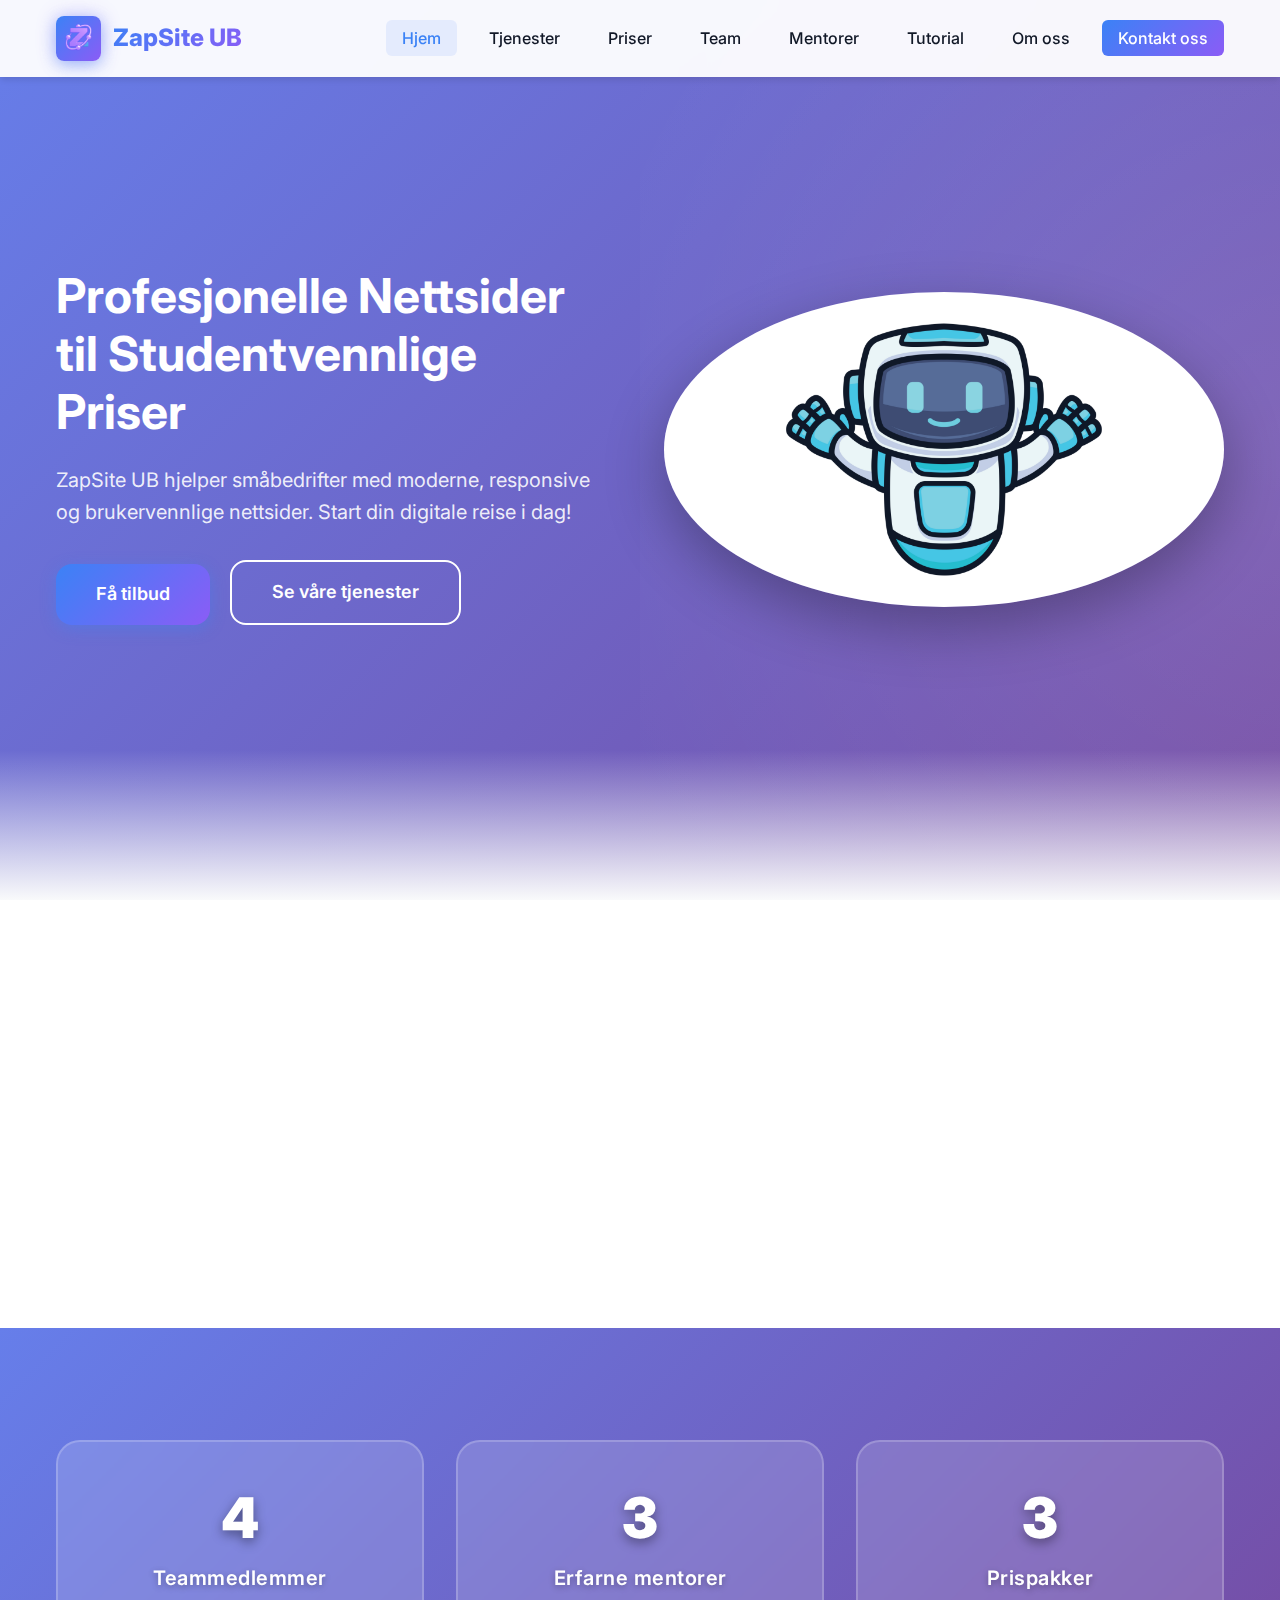
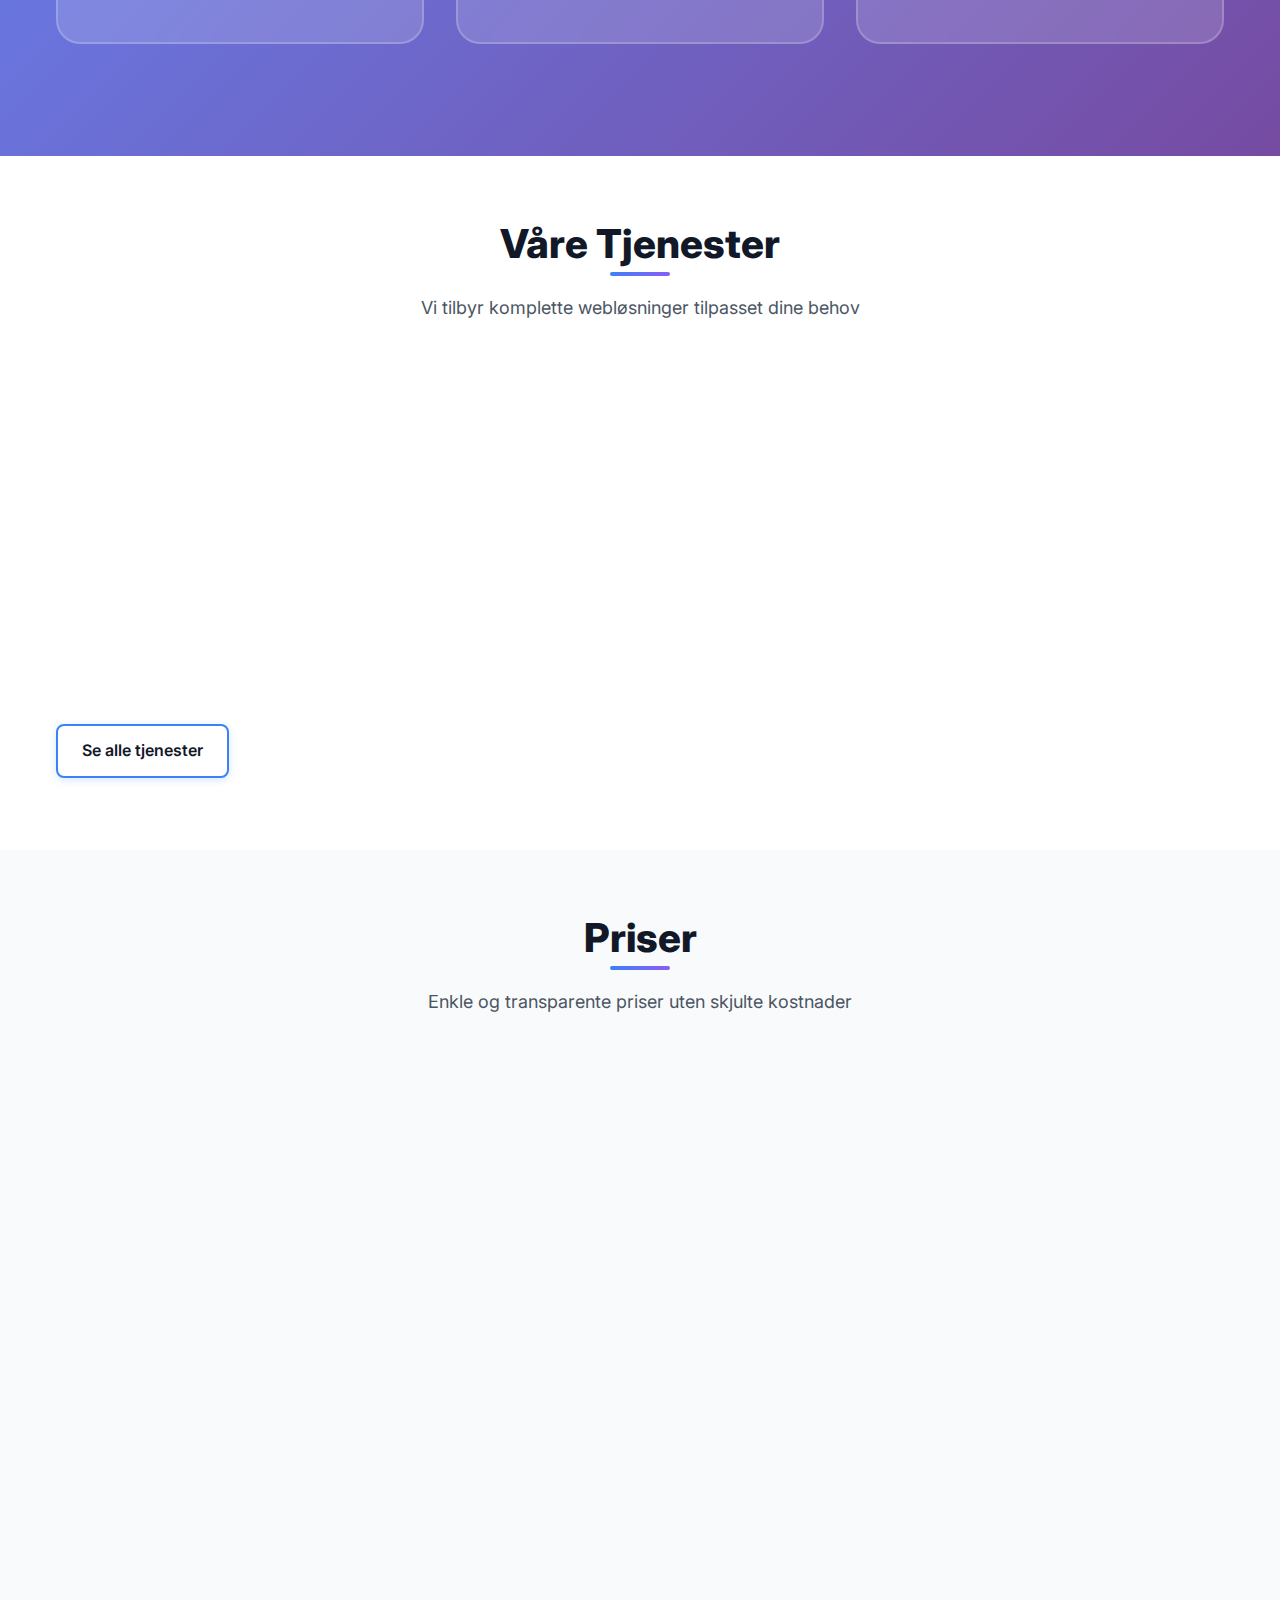
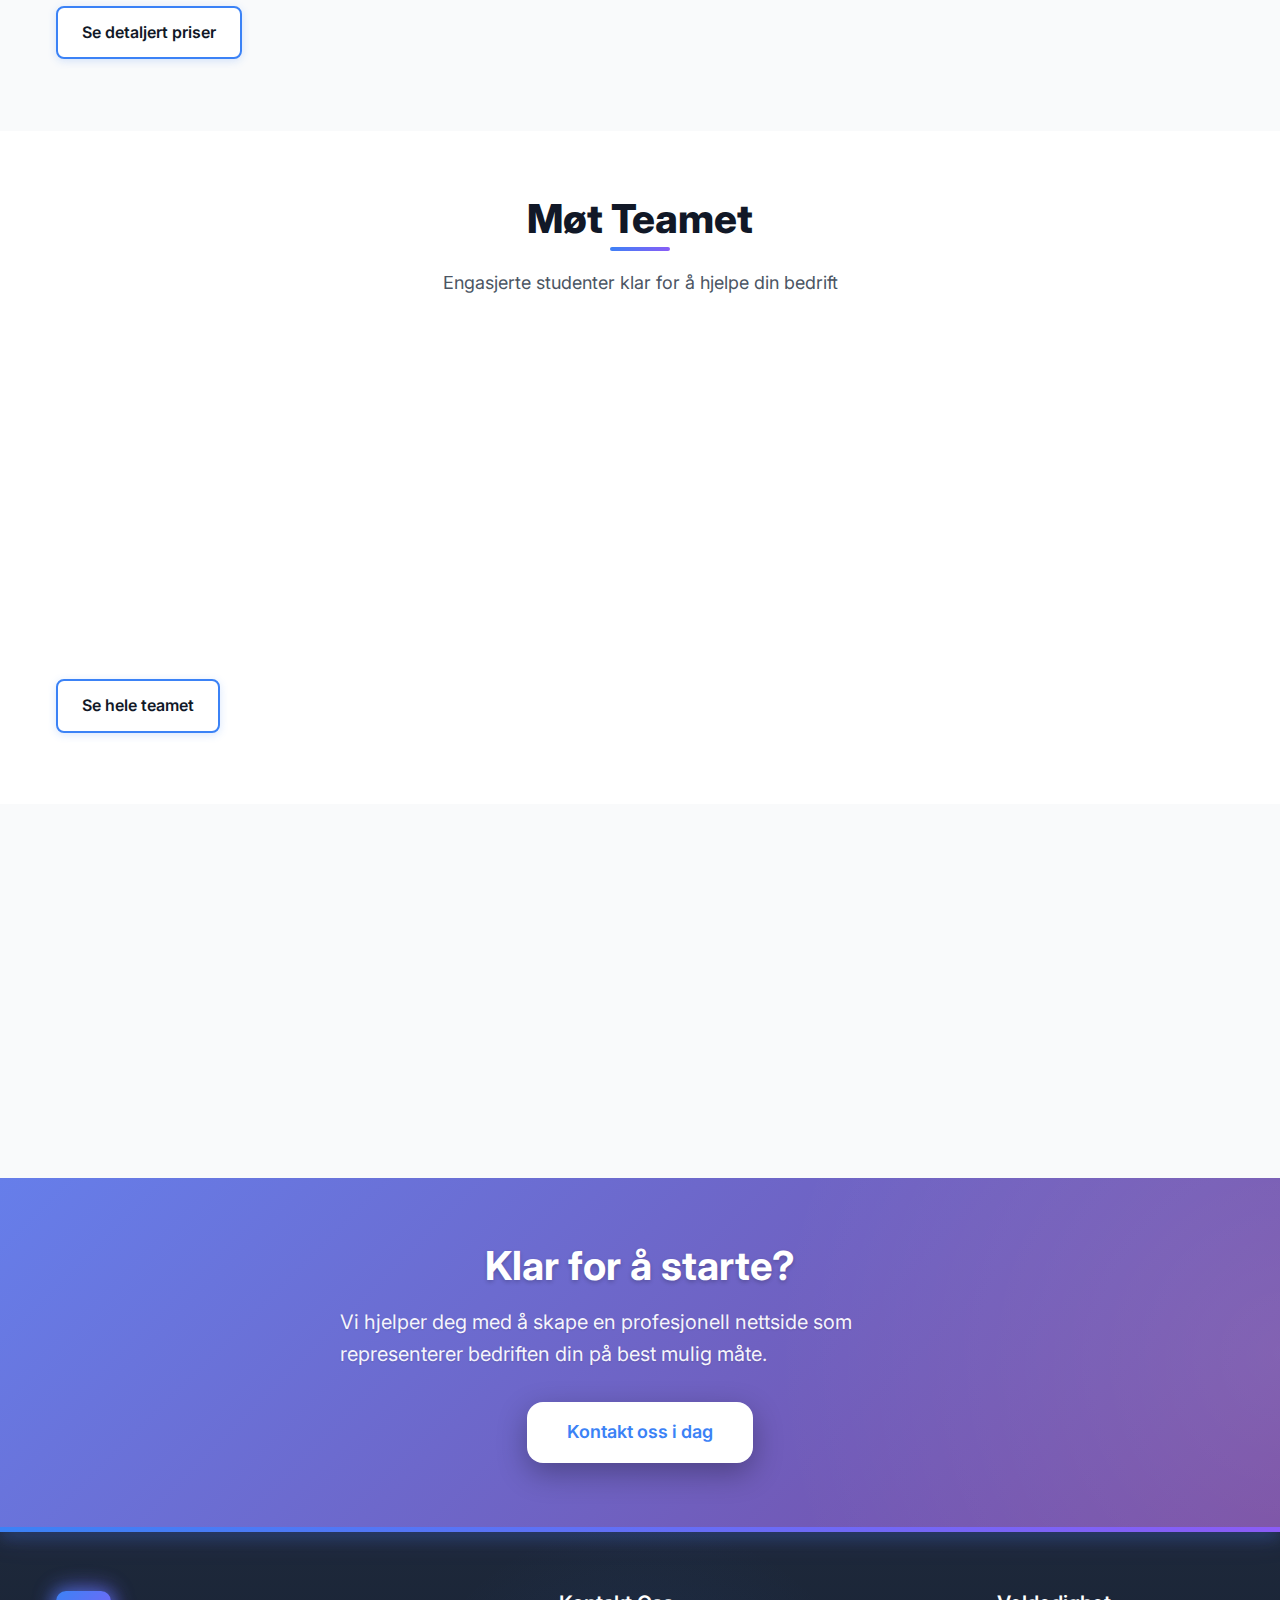
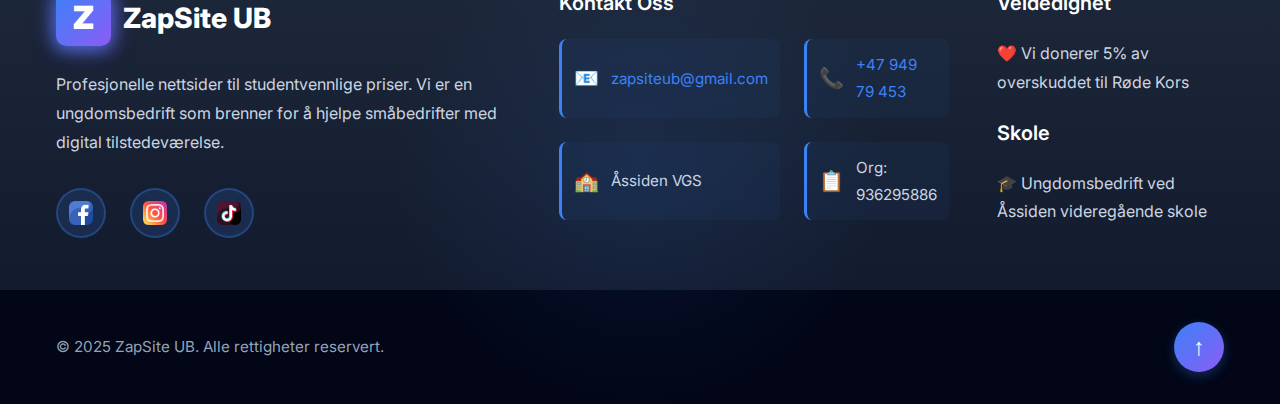
<file: index.html>
<!DOCTYPE html>
<html lang="no">
<head>
    <meta charset="UTF-8">
    <meta name="viewport" content="width=device-width, initial-scale=1.0">
    <meta name="description" content="ZapSite UB - Profesjonelle nettsider til studentvennlige priser. Vi hjelper småbedrifter med moderne og responsivt webdesign.">
    <meta name="keywords" content="nettsider, webdesign, ungdomsbedrift, Åssiden videregående skole, studentbedrift">
    <title>ZapSite UB - Profesjonelle Nettsider til Studentvennlige Priser</title>
    <link rel="stylesheet" href="global.css">
<script src="global.js"></script>
</head>
<body>
    <!-- Navigation -->
    <nav class="navbar">
        <div class="nav-container">
            <a href="index.html" class="logo">
                <div class="logo-z-square">
                    <img src="images/hero/zapsite logo.png" alt="ZapSite UB Logo" style="width: 100%; height: 100%; border-radius: 8px; object-fit: cover;">
                </div>
                <span class="logo-text">ZapSite UB</span>
            </a>
            <button class="mobile-menu-toggle">☰</button>
            <ul class="nav-menu">
                <li><a href="index.html">Hjem</a></li>
                <li><a href="tjenester.html">Tjenester</a></li>
                <li><a href="priser.html">Priser</a></li>
                <li><a href="team.html">Team</a></li>
                <li><a href="mentorer.html">Mentorer</a></li>
                <li><a href="tutorial.html">Tutorial</a></li>
                <li><a href="om-oss.html">Om oss</a></li>
                <li><a href="kontakt.html" class="cta-button">Kontakt oss</a></li>
            </ul>
        </div>
    </nav>

    <!-- Hero Section -->
    <section class="hero">
        <div class="container hero-content">
            <div class="hero-text">
                <h1 class="fade-in">Profesjonelle Nettsider til Studentvennlige Priser</h1>
                <p class="fade-in-delay-1">ZapSite UB hjelper småbedrifter med moderne, responsive og brukervennlige nettsider. Start din digitale reise i dag!</p>
                <div class="fade-in-delay-2">
                    <a href="kontakt.html" class="btn btn-large btn-primary">Få tilbud</a>
                    <a href="tjenester.html" class="btn btn-large btn-outline" style="margin-left: 1rem;">Se våre tjenester</a>
                </div>
            </div>
            <div class="hero-image fade-in-delay-3">
                <img src="images/hero/robot.png" alt="ZapSite UB Robot Illustrasjon">
            </div>
        </div>
    </section>

    <!-- Trust Badges -->
    <section class="section section-white">
        <div class="container">
            <div class="grid grid-3">
                <div class="card text-center fade-in">
                    <div style="font-size: 3rem; margin-bottom: 1rem;">🎓</div>
                    <h3>Ungdomsbedrift</h3>
                    <p>Vi er en studentbedrift fra Åssiden videregående skole med ambisjoner om å levere kvalitet.</p>
                </div>
                <div class="card text-center fade-in-delay-1">
                    <div style="font-size: 3rem; margin-bottom: 1rem;">⚡</div>
                    <h3>Rask Levering</h3>
                    <p>Vi leverer nettsiden din raskt og effektivt, uten å gå på kompromiss med kvaliteten.</p>
                </div>
                <div class="card text-center fade-in-delay-2">
                    <div style="font-size: 3rem; margin-bottom: 1rem;">💰</div>
                    <h3>Konkurransedyktige Priser</h3>
                    <p>Studentvennlige priser som passer for småbedrifter og startups.</p>
                </div>
            </div>
        </div>
    </section>

    <!-- Statistics -->
    <section class="section" style="background: linear-gradient(135deg, #667eea 0%, #764ba2 100%);">
        <div class="container">
            <div class="stats-grid">
                <div class="stat-item">
                    <div class="stat-number">4</div>
                    <div class="stat-label">Teammedlemmer</div>
                </div>
                <div class="stat-item">
                    <div class="stat-number">3</div>
                    <div class="stat-label">Erfarne mentorer</div>
                </div>
                <div class="stat-item">
                    <div class="stat-number">3</div>
                    <div class="stat-label">Prispakker</div>
                </div>
            </div>
        </div>
    </section>

    <!-- Services Preview -->
    <section class="section section-white">
        <div class="container">
            <div class="section-header">
                <h2>Våre Tjenester</h2>
                <p>Vi tilbyr komplette webløsninger tilpasset dine behov</p>
            </div>
            <div class="grid grid-4">
                <div class="card fade-in">
                    <div style="font-size: 2.5rem; margin-bottom: 1rem;">🎨</div>
                    <h3 class="card-title">Webdesign</h3>
                    <p class="card-content">Moderne og profesjonelt design som representerer bedriften din på best mulig måte.</p>
                </div>
                <div class="card fade-in-delay-1">
                    <div style="font-size: 2.5rem; margin-bottom: 1rem;">📱</div>
                    <h3 class="card-title">Responsivt Design</h3>
                    <p class="card-content">Nettsider som ser fantastisk ut på alle enheter - mobil, nettbrett og desktop.</p>
                </div>
                <div class="card fade-in-delay-2">
                    <div style="font-size: 2.5rem; margin-bottom: 1rem;">🔍</div>
                    <h3 class="card-title">SEO-basis</h3>
                    <p class="card-content">Grunnleggende søkemotoroptimalisering for å hjelpe deg å bli funnet på nettet.</p>
                </div>
                <div class="card fade-in-delay-3">
                    <div style="font-size: 2.5rem; margin-bottom: 1rem;">🚀</div>
                    <h3 class="card-title">Rask Levering</h3>
                    <p class="card-content">Effektiv prosess med rask levering slik at du kommer raskt i gang.</p>
                </div>
            </div>
            <div class="text-center" style="margin-top: var(--spacing-xl);">
                <a href="tjenester.html" class="btn btn-secondary">Se alle tjenester</a>
            </div>
        </div>
    </section>

    <!-- Pricing Preview -->
    <section class="section section-light">
        <div class="container">
            <div class="section-header">
                <h2>Priser</h2>
                <p>Enkle og transparente priser uten skjulte kostnader</p>
            </div>
            <div class="grid grid-3">
                <!-- Basic Package -->
                <div class="card fade-in">
                    <div class="card-header text-center">
                        <h3 class="card-title">Basic</h3>
                        <div style="font-size: 3rem; font-weight: 800; color: var(--accent-blue); margin: 1rem 0;">2 499 kr</div>
                        <p>For enkle nettsider</p>
                    </div>
                    <ul style="list-style: none; margin-bottom: var(--spacing-md);">
                        <li style="padding: 0.5rem 0;">✓ 1-3 sider</li>
                        <li style="padding: 0.5rem 0;">✓ Responsivt design</li>
                        <li style="padding: 0.5rem 0;">✓ Sosiale medier-knapper</li>
                        <li style="padding: 0.5rem 0;">✓ Grunnleggende funksjoner</li>
                    </ul>
                    <a href="kontakt.html" class="btn btn-secondary" style="width: 100%;">Velg pakke</a>
                </div>
                
                <!-- Standard Package - Featured -->
                <div class="card fade-in-delay-1" style="position: relative; border: 3px solid var(--accent-purple); transform: scale(1.05);">
                    <div class="badge-popular">Billig!</div>
                    <div class="card-header text-center">
                        <h3 class="card-title">Standard</h3>
                        <div style="font-size: 3rem; font-weight: 800; color: var(--accent-purple); margin: 1rem 0;">4 799 kr</div>
                        <p>For bedrifter</p>
                    </div>
                    <ul style="list-style: none; margin-bottom: var(--spacing-md);">
                        <li style="padding: 0.5rem 0;">✓ 5 sider</li>
                        <li style="padding: 0.5rem 0;">✓ avansert design</li>
                        <li style="padding: 0.5rem 0;">✓ galleri/portfolio</li>
                        <li style="padding: 0.5rem 0;">✓ alt fra Basic</li>

                    </ul>
                    <a href="kontakt.html" class="btn btn-primary" style="width: 100%;">Velg pakke</a>
                </div>
                
                <!-- Premium Package -->
                <div class="card fade-in-delay-2">
                    <div class="card-header text-center">
                        <h3 class="card-title">Premium</h3>
                        <div style="font-size: 3rem; font-weight: 800; color: var(--accent-blue); margin: 1rem 0;">6 999 kr</div>
                        <p>For komplette løsninger</p>
                    </div>
                    <ul style="list-style: none; margin-bottom: var(--spacing-md);">
                        <li style="padding: 0.5rem 0;">✓ 5-8 sider</li>
                        <li style="padding: 0.5rem 0;">✓ Responsivt design</li>
                        <li style="padding: 0.5rem 0;">✓ Avanserte funksjoner</li>
                        <li style="padding: 0.5rem 0;">✓ Tilpassede animasjoner</li>
                    </ul>
                    <a href="kontakt.html" class="btn btn-secondary" style="width: 100%;">Velg pakke</a>
                </div>
            </div>
            <div class="text-center" style="margin-top: var(--spacing-xl);">
                <a href="priser.html" class="btn btn-secondary">Se detaljert priser</a>
            </div>
        </div>
    </section>

    <!-- Team Preview -->
    <section class="section section-white">
        <div class="container">
            <div class="section-header">
                <h2>Møt Teamet</h2>
                <p>Engasjerte studenter klar for å hjelpe din bedrift</p>
            </div>
            <div class="grid grid-4">
                <div class="card text-center fade-in">
                    <div style="width: 120px; height: 120px; margin: 0 auto 1rem; border-radius: 50%; overflow: hidden;">
                        <img src="images/team/Felix.webp" alt="Felix - ZapSite UB Team" style="width: 100%; height: 100%; object-fit: cover;">
                    </div>
                    <h3 class="card-title">Felix</h3>
                    <p class="card-content">Teammedlem</p>
                </div>
                <div class="card text-center fade-in-delay-1">
                    <div style="width: 120px; height: 120px; margin: 0 auto 1rem; border-radius: 50%; overflow: hidden;">
                        <img src="images/team/Joakim.webp" alt="Joakim - ZapSite UB Team" style="width: 100%; height: 100%; object-fit: cover;">
                    </div>
                    <h3 class="card-title">Joakim</h3>
                    <p class="card-content">Teammedlem</p>
                </div>
                <div class="card text-center fade-in-delay-2">
                    <div style="width: 120px; height: 120px; margin: 0 auto 1rem; border-radius: 50%; overflow: hidden;">
                        <img src="images/team/Mohamed.webp" alt="Mohamed - ZapSite UB Team" style="width: 100%; height: 100%; object-fit: cover;">
                    </div>
                    <h3 class="card-title">Mohamed</h3>
                    <p class="card-content">Teammedlem</p>
                </div>
                <div class="card text-center fade-in-delay-3">
                    <div style="width: 120px; height: 120px; margin: 0 auto 1rem; border-radius: 50%; overflow: hidden;">
                        <img src="images/team/Matin.jpg" alt="Matin - ZapSite UB Team" style="width: 100%; height: 100%; object-fit: cover;">
                    </div>
                    <h3 class="card-title">Matin</h3>
                    <p class="card-content">Teammedlem</p>
                </div>
            </div>
            <div class="text-center" style="margin-top: var(--spacing-xl);">
                <a href="team.html" class="btn btn-secondary">Se hele teamet</a>
            </div>
        </div>
    </section>

    <!-- Charity Section -->
    <section class="section" style="background: var(--bg-light);">
        <div class="container">
            <div class="grid grid-2" style="align-items: center;">
                <div class="fade-in">
                    <h2>Vi Støtter Røde Kors</h2>
                    <p>Som en ungdomsbedrift med hjerte for samfunnet, donerer vi 5% av våre overskudd til Røde Kors. Sammen bygger vi en bedre fremtid for alle.</p>
                    <p>Ved å velge ZapSite UB bidrar du også til å støtte dette viktige humanitære arbeidet.</p>
                    <a href="om-oss.html" class="btn btn-primary">Les mer om oss</a>
                </div>
                <div class="text-center fade-in-delay-1">
                    <div style="background: white; padding: 2rem; border-radius: var(--radius-lg); box-shadow: var(--shadow-lg);">
                        <div style="font-size: 4rem; font-weight: 800; background: var(--gradient-primary); -webkit-background-clip: text; -webkit-text-fill-color: transparent; background-clip: text;">5%</div>
                        <h3 style="color: var(--text-dark);">av overskuddet doneres til Røde Kors</h3>
                        <div style="margin-top: 1rem; color: var(--text-light);">❤️ Sammen for en bedre verden</div>
                    </div>
                </div>
            </div>
        </div>
    </section>

    <!-- CTA Section -->
    <section class="section cta-section">
        <div class="container text-center cta-content">
            <h2>Klar for å starte?</h2>
            <p>Vi hjelper deg med å skape en profesjonell nettside som representerer bedriften din på best mulig måte.</p>
            <a href="kontakt.html" class="btn btn-large">Kontakt oss i dag</a>
        </div>
    </section>

    <!-- Footer -->
    <footer class="site-footer">
        <div class="container">
            <div class="footer-content">
                <div class="footer-section">
                    <h3>
                        <div class="footer-logo-z">Z</div>
                        ZapSite UB
                    </h3>
                    <p>Profesjonelle nettsider til studentvennlige priser. Vi er en ungdomsbedrift som brenner for å hjelpe småbedrifter med digital tilstedeværelse.</p>
                    <div class="social-links">
                        <a href="https://www.facebook.com/profile.php?id=61582088922505" target="_blank" rel="noopener" title="Facebook">
                            <img src="images/social/facebook.png" alt="Facebook">
                        </a>
                        <a href="https://www.instagram.com/ZapSiteUB/" target="_blank" rel="noopener" title="Instagram">
                            <img src="images/social/instagram.png" alt="Instagram">
                        </a>
                        <a href="https://www.tiktok.com/@ZapSiteUB" target="_blank" rel="noopener" title="TikTok">
                            <img src="images/social/tiktok.png" alt="TikTok">
                        </a>
                    </div>
                </div>
                <div class="footer-section">
                    <h4>Kontakt Oss</h4>
                    <div class="footer-info-grid">
                        <div class="footer-info-item">
                            <span class="icon">📧</span>
                            <p><a href="mailto:zapsiteub@gmail.com">zapsiteub@gmail.com</a></p>
                        </div>
                        <div class="footer-info-item">
                            <span class="icon">📞</span>
                            <p><a href="tel:+4794979453">+47 949 79 453</a></p>
                        </div>
                        <div class="footer-info-item">
                            <span class="icon">🏫</span>
                            <p>Åssiden VGS</p>
                        </div>
                        <div class="footer-info-item">
                            <span class="icon">📋</span>
                            <p>Org: 936295886</p>
                        </div>
                    </div>
                </div>
                <div class="footer-section">
                    <h4>Veldedighet</h4>
                    <p>❤️ Vi donerer 5% av overskuddet til Røde Kors</p>
                    <h4 style="margin-top: 1.5rem;">Skole</h4>
                    <p>🎓 Ungdomsbedrift ved Åssiden videregående skole</p>
                </div>
            </div>
        </div>
        <div class="footer-bottom">
            <div class="container">
                <div class="footer-bottom-content">
                    <p>© 2025 ZapSite UB. Alle rettigheter reservert.</p>
                    <button class="back-to-top" onclick="window.scrollTo({top: 0, behavior: 'smooth'})" title="Tilbake til toppen">
                        ↑
                    </button>
                </div>
            </div>
        </div>
    </footer>

    <script src="global.js"></script>
</body>
</html>
</file>
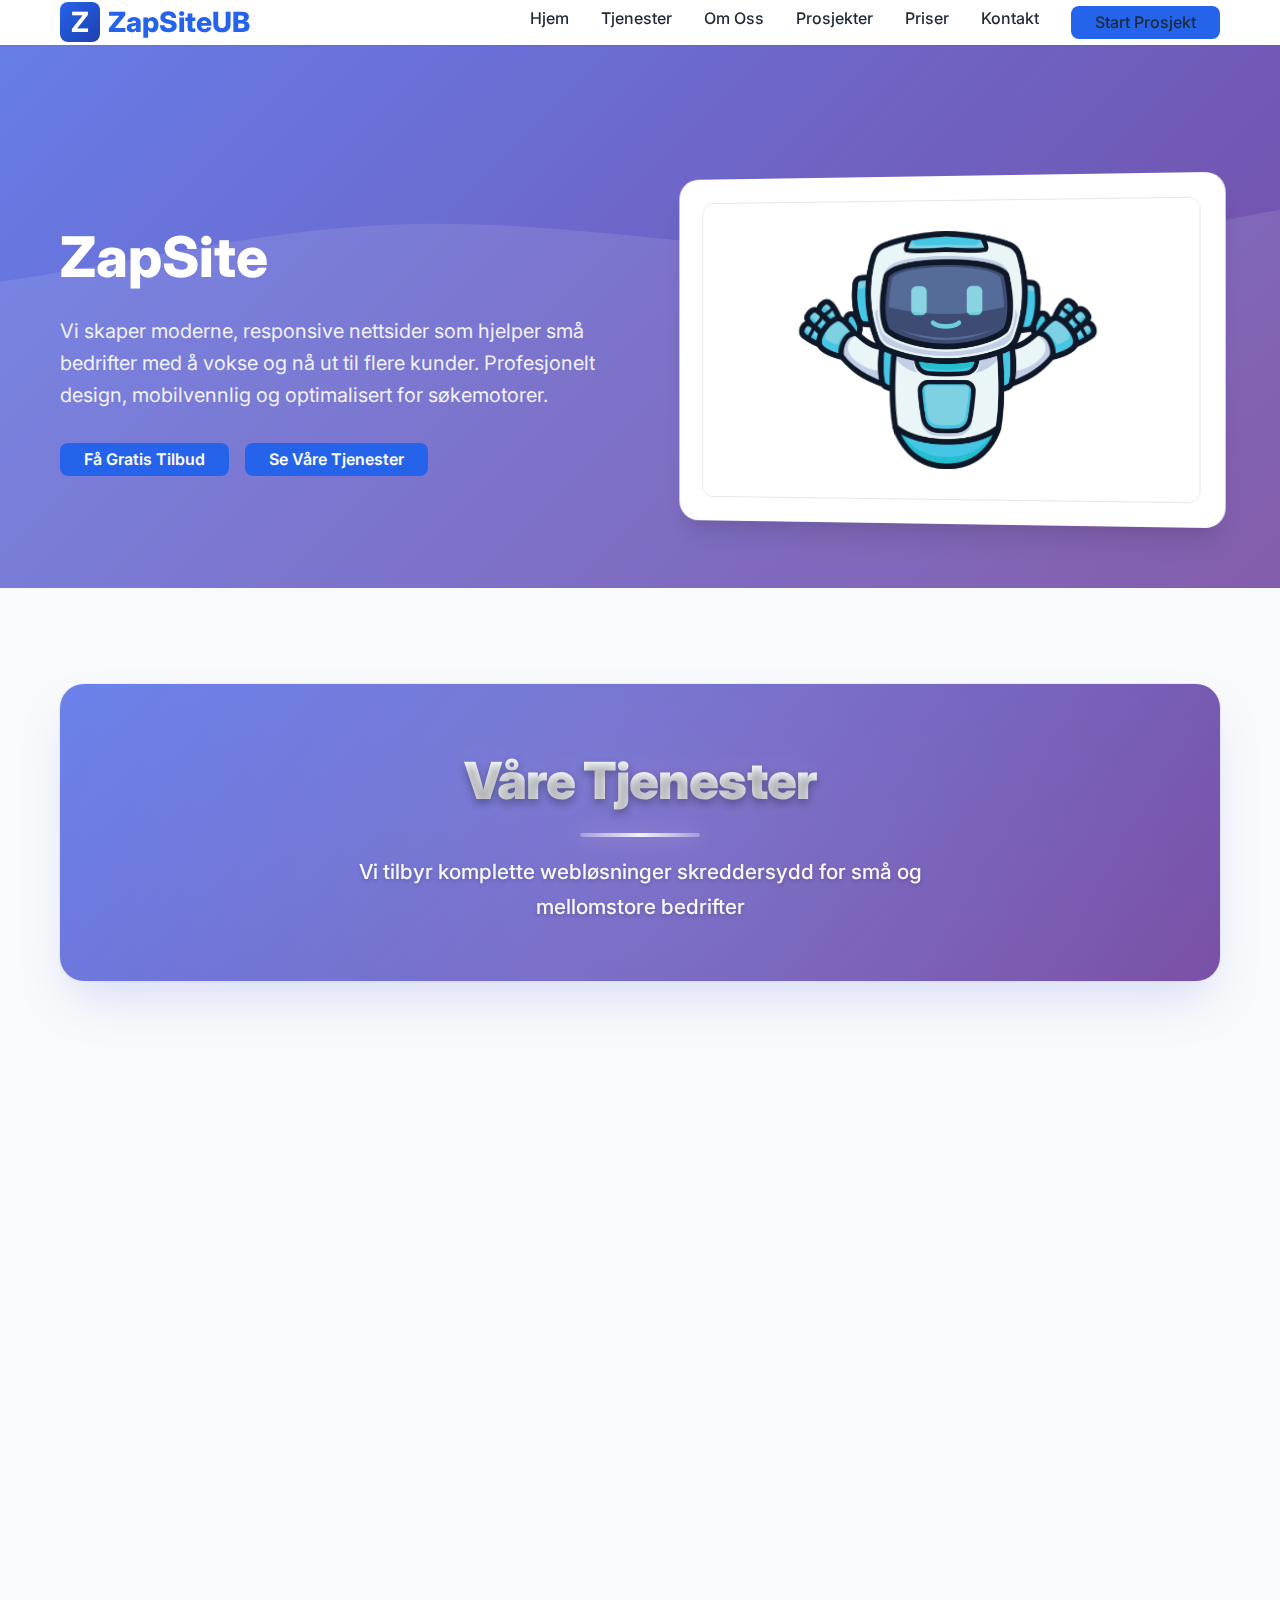
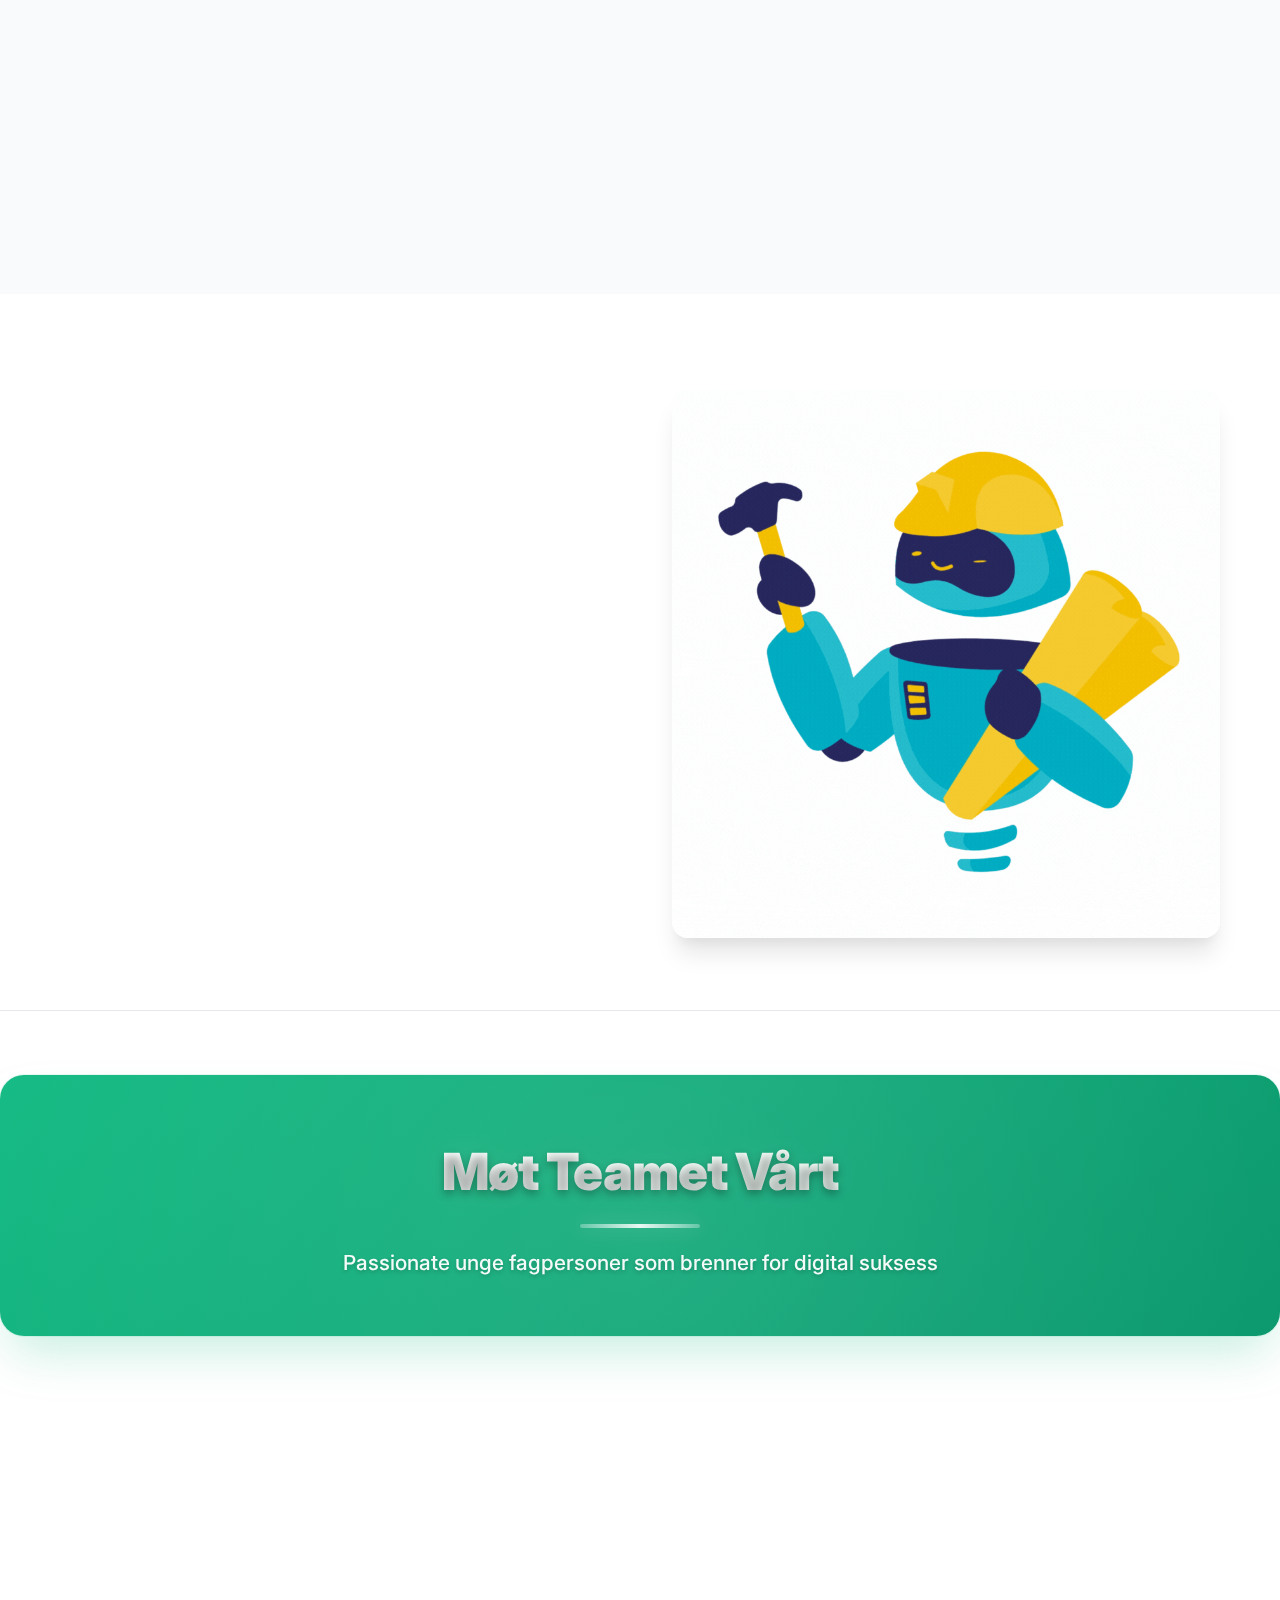
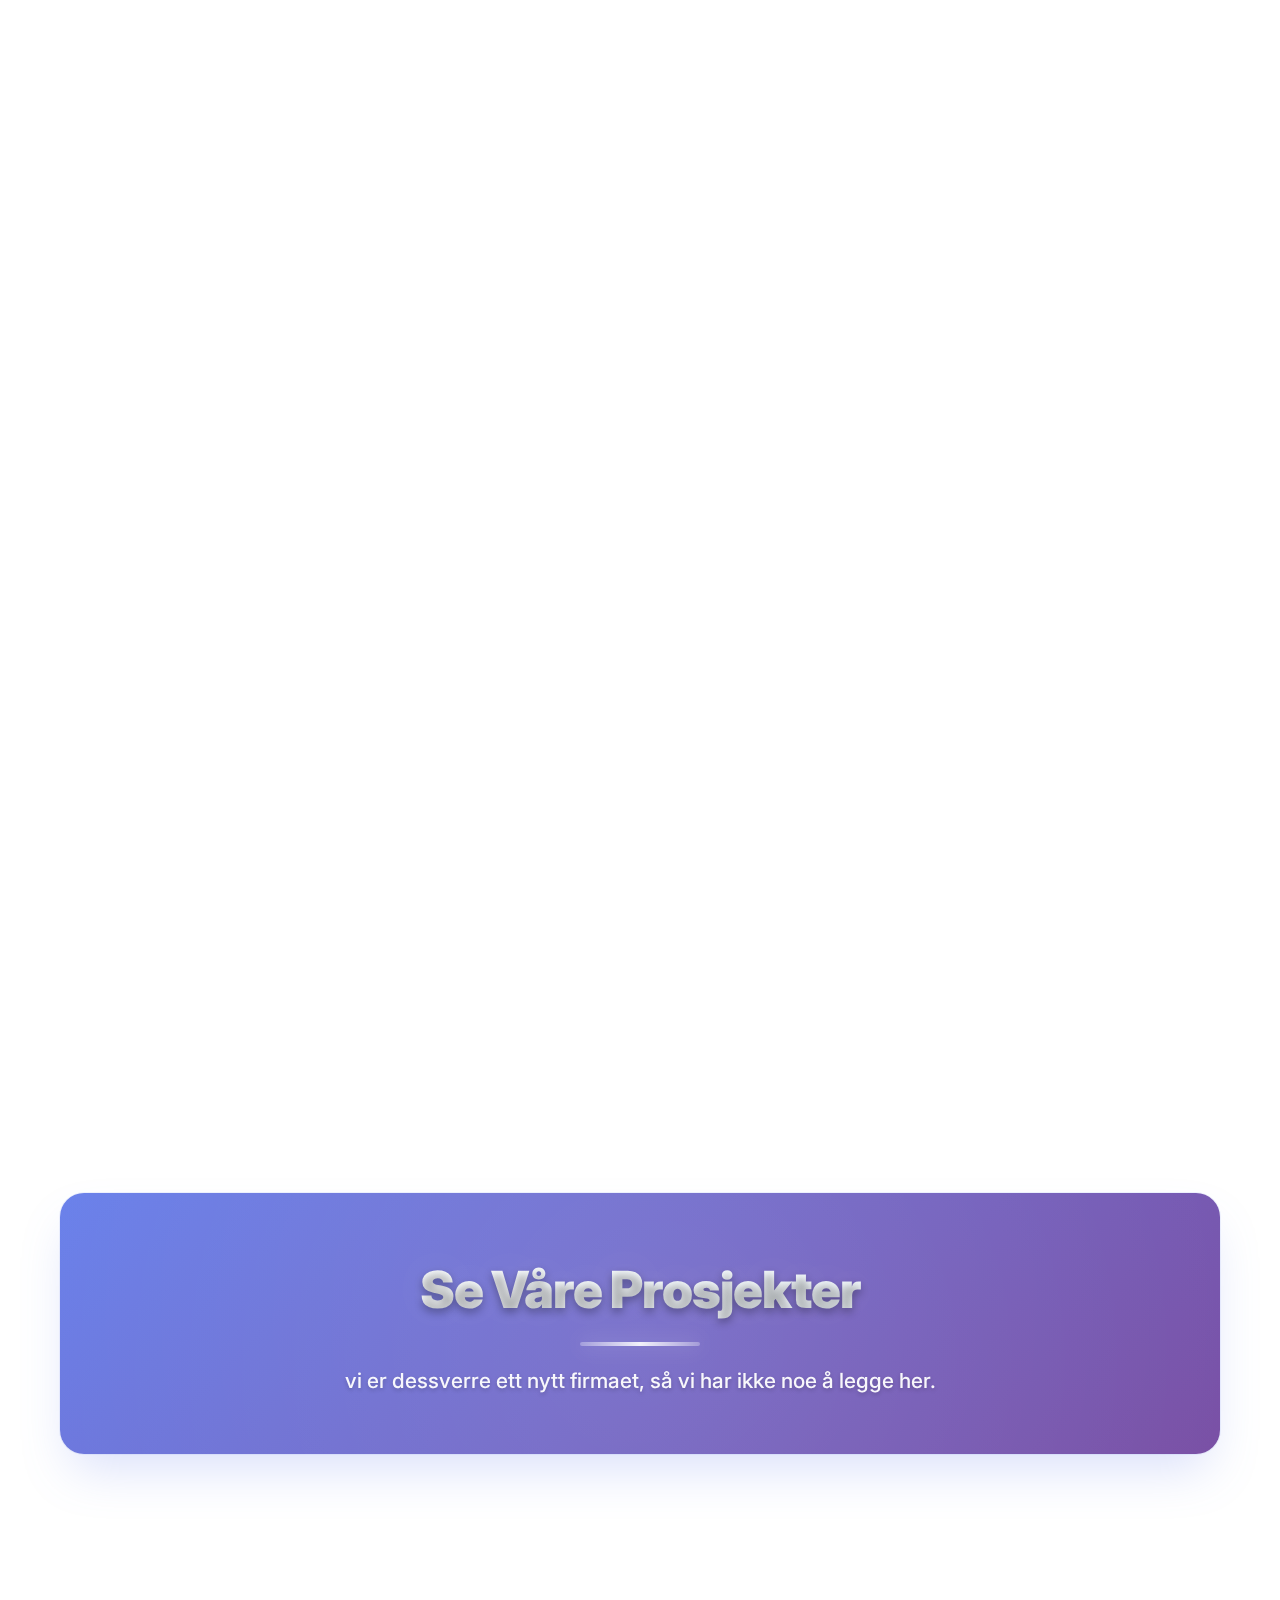
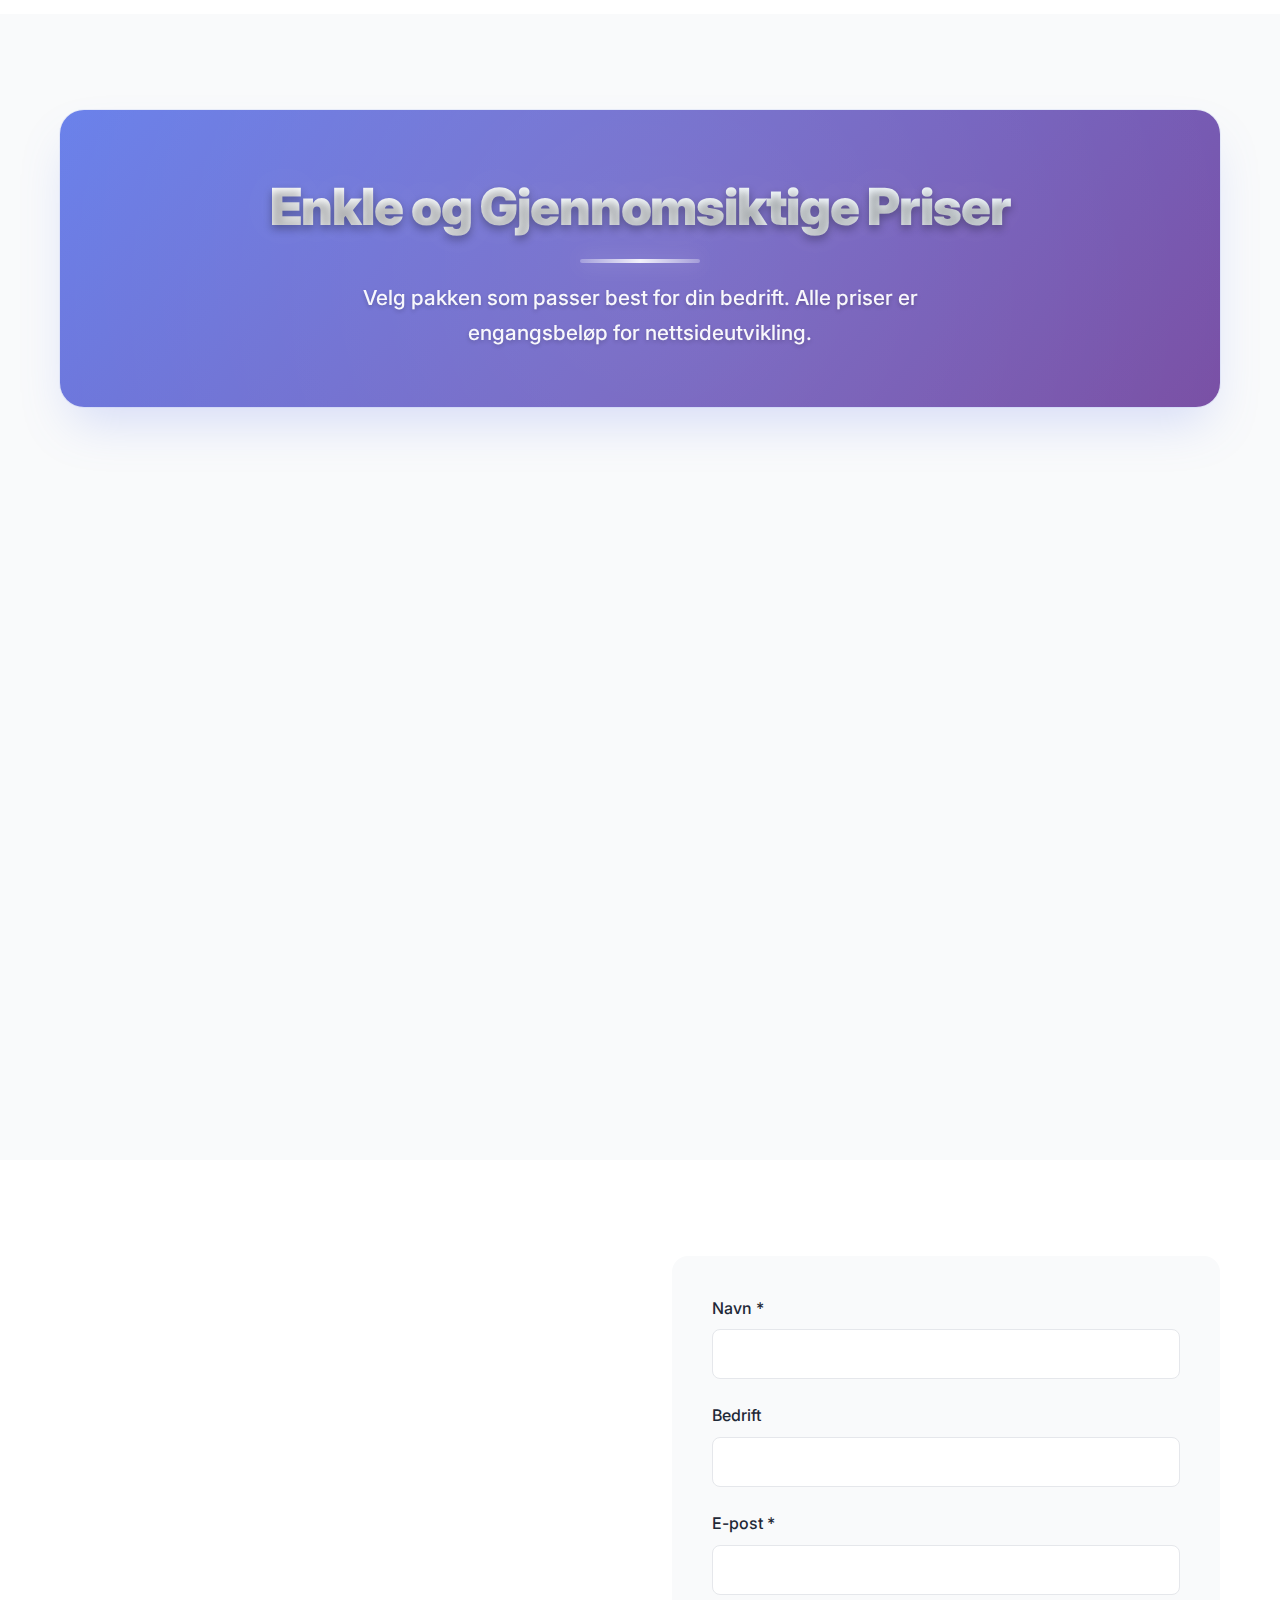
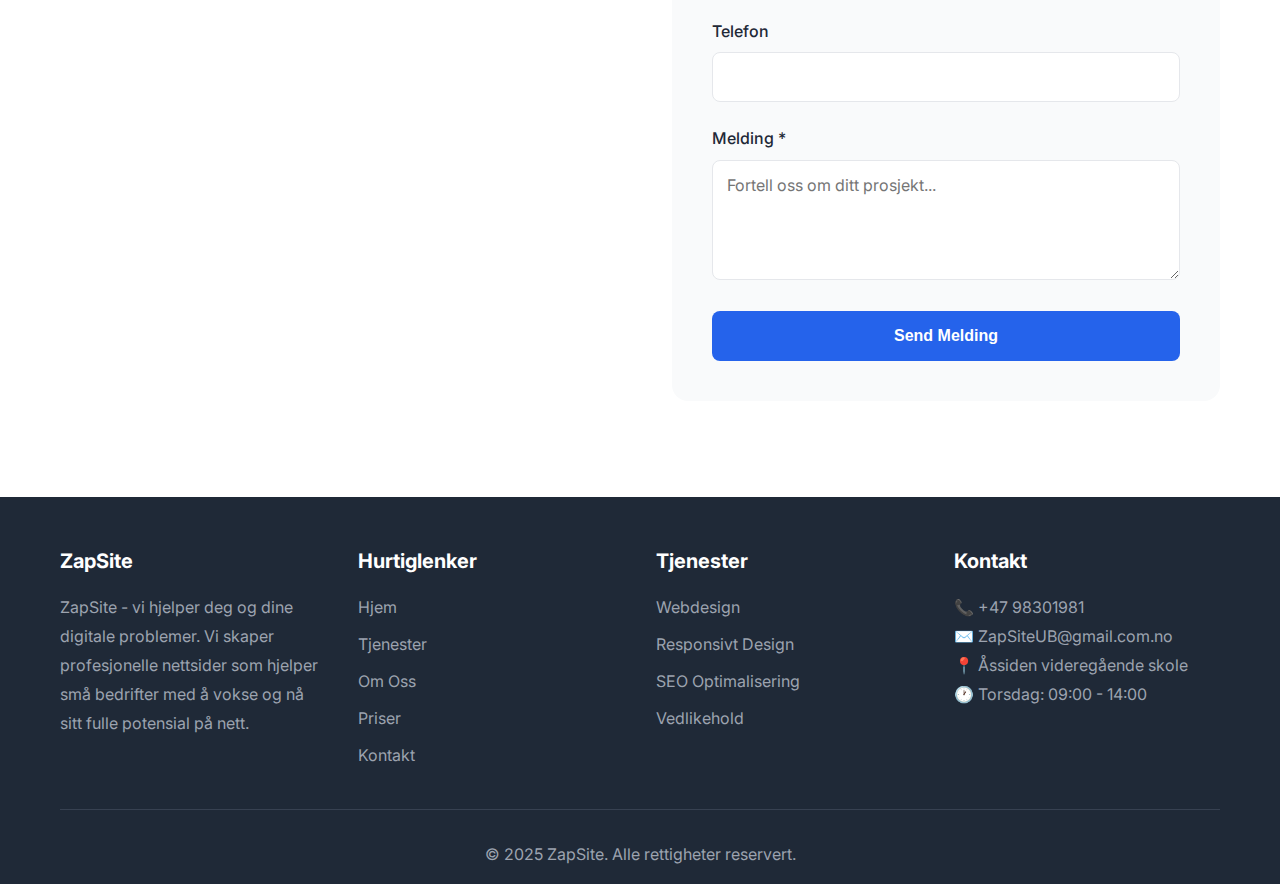
<file: Zap nettside/index.html>
<!DOCTYPE html>
<html lang="no">
<head>
  <meta charset="UTF-8">
  <meta name="viewport" content="width=device-width, initial-scale=1.0">
  <title>ZapSite - Profesjonelle Nettsider for Små Bedrifter</title>
  <meta name="description"
    content="ZapSite - vi hjelper deg og dine digitale problemer. Vi skaper moderne, responsive nettsider som hjelper små bedrifter med å vokse.">
  <link rel="stylesheet" href="styles.css">
  <link rel="preconnect" href="https://fonts.googleapis.com">
  <link rel="preconnect" href="https://fonts.gstatic.com" crossorigin="">
  <style>
    .nav-links a.active {
        color: var(--primary-color) !important;
    }
    .nav-links a.active::after {
        width: 100% !important;
    }
  </style>
</head>
<body>
  <header id="header">
    <nav class="container"><a href="#" class="logo">
        <div class="logo-icon">Z</div>
        ZapSiteUB
      </a>
      <ul id="navLinks" class="nav-links">
        <li><a href="#hjem">Hjem</a></li>
        <li><a href="#tjenester">Tjenester</a></li>
        <li><a href="#om-oss">Om Oss</a></li>
        <li><a href="#portfolio">Prosjekter</a></li>
        <li><a href="#priser">Priser</a></li>
        <li><a href="#kontakt">Kontakt</a></li>
        <li><a href="#kontakt" class="cta-button">Start Prosjekt</a></li>
      </ul>
      <div id="mobileMenuToggle" class="mobile-menu-toggle"><span></span><span></span><span></span></div>
    </nav>
  </header><!-- Hero Section -->
  <section id="hjem" class="hero">
    <div class="container">
      <div class="hero-content">
        <div class="hero-text">
          <h1>ZapSite - vi hjelper deg og dine digitale problemer</h1>
          <p>Vi skaper moderne, responsive nettsider som hjelper små bedrifter med å vokse og nå ut til flere kunder. Profesjonelt
            design, mobilvennlig og optimalisert for søkemotorer.</p>
          <div class="hero-buttons"><a href="#kontakt" class="cta-button">Få Gratis Tilbud</a><a href="#tjenester"
              class="cta-button c801">Se Våre Tjenester</a></div>
        </div>
        <div class="hero-image ">
          <div class="device-mockup">
            <div class="device-screen">
                <img src="robot.png" alt="Demo screenshot" class="device-screen-img">
                <div class="c849"> 
                  <div class="c852"></div>
                </div>
              </div>
          </div>
        </div>
      </div>
    </div>
  </section><!-- Services Section -->
  <section id="tjenester" class="services">
    <div class="container">
      <div class="section-header">
        <h2>Våre Tjenester</h2>
        <p>Vi tilbyr komplette webløsninger skreddersydd for små og mellomstore bedrifter</p>
      </div>
      <div class="services-grid">
        <div class="service-card c1030">
          <div class="service-icon">🎨</div>
          <h3>Webdesign</h3>
          <p>Unikt og moderne design som reflekterer din bedrifts identitet. Vi fokuserer på brukervennlighet og
            estetikk
            som konverterer besøkende til kunder.</p>
        </div>
        <div class="service-card c1095">
          <div class="service-icon">📱</div>
          <h3>Responsivt Design</h3>
          <p>Alle nettsidene våre fungerer perfekt på alle enheter - fra mobiltelefoner til nettbrett og desktop. Kunder
            kan nå deg hvor som helst.</p>
        </div>
        <div class="service-card c1158">
          <div class="service-icon">🔍</div>
          <h3>SEO Optimalisering</h3>
          <p>Vi bygger nettsider som rangerer godt i Google. Med riktig teknisk SEO og innholdsoptimalisering blir din
            bedrift mer synlig online.</p>
        </div>
        <div class="service-card c1221">
          <div class="service-icon">⚡</div>
          <h3>Hurtighet &amp; Ytelse</h3>
          <p>Raske nettsider er avgjørende for brukeropplevelse og rangering. Vi optimaliserer bilder, kode og server
            for
            maksimal ytelse.</p>
        </div>
        </div>
      </div>
    </div>
  </section><!-- About Section -->
  <section id="om-oss" class="about">
    <div class="container">
      <div class="about-content">
        <div class="about-text c1472">
          <h2>Vi Hjelper Små Bedrifter å Vokse</h2>
          <p>ZapSite ble grunnlagt med en enkel misjon: å gi små bedrifter tilgang til profesjonelle nettsider som
            konkurrerer med de største aktørene i markedet.</p>
          <p>Vi forstår at små bedrifter har unike behov og budsjett. Derfor tilbyr vi skreddersydde løsninger som gir
            maksimal verdi for pengene, uten å gå på kompromiss med kvalitet.</p>
          <p>Med over 10 års erfaring i webutvikling og digital markedsføring, har vi hjulpet hundrevis av bedrifter med
            å
            etablere en sterk digital tilstedeværelse som skaper reelle resultater.</p><a href="#kontakt"
            class="cta-button">La Oss Hjelpe Deg</a>
        </div>
        <div class="about-image">
          <div class="c1578">
            <img src="robotfix.gif">
          </div>
        </div>
      </div>
    </div>
    
    <!-- Team Section -->
    <div class="team-section">
      <div class="section-header">
        <h2>Møt Teamet Vårt</h2>
        <p>Passionate unge fagpersoner som brenner for digital suksess</p>
      </div>
      
      <div class="team-grid">
        <div class="team-member">
          <div class="member-image">
            <img src="Felix.jpg" alt="Felix Bakke">
            <img src="Felix hover.jpg" alt="Felix Bakke" class="hover-image">
          </div>
          <div class="member-content">
            <h3>Felix Bakke</h3>
            <p class="member-title">Daglig leder & IT-Ansvarlig</p>
            <p class="member-description">Jeg er daglig leder med hovedansvar for å lede bedriften sammen og nå målene våre, i tillegg til å koordinere og bidra til den tekniske delen.</p>
          </div>
        </div>
        
        <div class="team-member">
          <div class="member-image">
            <img src="Joakim.jpg" alt="Joakim Eliassen Holter">
            <img src="Joakim hover.jpg" alt="Joakim Eliassen Holter" class="hover-image">
          </div>
          <div class="member-content">
            <h3>Joakim Eliassen Holter</h3>
            <p class="member-title">Markedsansvarlig & IT-ansvarlig</p>
            <p class="member-description">Jeg har ansvar for å utvikle og gjennomføre markedsføringsstrategien. Jeg styrer bedriftens profiler på sosiale medier og bidrar til IT-drift og teknisk support.</p>
          </div>
        </div>
        
        <div class="team-member">
          <div class="member-image">
            <img src="Mohamed.jpg" alt="Mohamed Khadar Abdulkadir">
            <img src="Mohamed hover.jpg" alt="Mohamed Khadar Abdulkadir" class="hover-image">
          </div>
          <div class="member-content">
            <h3>Mohamed Khadar Abdulkadir</h3>
            <p class="member-title">Økonomi-, Salgs- & Bærekraftsansvarlig</p>
            <p class="member-description">Jeg lager budsjett, setter priser på produkter, kommuniserer med kundene og sørger for at bærekraftsmålene er fulgt i bedriften vår.</p>
          </div>
        </div>
        
        <div class="team-member">
          <div class="member-image">
            <img src="Matin.jpg" alt="Matin Mohammad Rasuli">
            <img src="Matin hover.jpg" alt="Matin Mohammad Rasuli" class="hover-image">
          </div>
          <div class="member-content">
            <h3>Matin Mohammad Rasuli</h3>
            <p class="member-title">IT-Ansvarlig & Salgsansvarlig</p>
            <p class="member-description">Matin er den tekniske kraften i ZapSite UB med hovedansvar for hele den tekniske reisen – fra konsept og planlegging til utvikling, implementering og vedlikehold. Hans ekspertise sikrer at hver nettside vi leverer er brukervennlig, funksjonell og skreddersydd for kundens unike behov. Med en passion for problemløsning og kvalitetssikring, transformerer Matin komplekse krav til elegante digitale løsninger.</p>
          </div>
        </div>
      </div>
    </div>
  </section>
  
  <!-- Portfolio Section -->
  <section class="portfolio" id="portfolio">
    <div class="container">
      <div class="section-header">
        <h2>Se Våre Prosjekter</h2>
        <p>vi er dessverre ett nytt firmaet, så vi har ikke noe å legge her.</p>
      </div>
      <!-- her legger vi til prodkjektene våres vi lager i fremtiden. -->
      
   
  </section><!-- Pricing Section -->
  <section id="priser" class="pricing">
    <div class="container">
      <div class="section-header">
        <h2>Enkle og Gjennomsiktige Priser</h2>
        <p>Velg pakken som passer best for din bedrift. Alle priser er engangsbeløp for nettsideutvikling.</p>
      </div>
      <div class="pricing-grid">
        <div class="pricing-card c1693">
          <div class="pricing-header">
            <h3>Starter</h3>
            <div class="pricing-price">
              5.000,-
              <span>engang</span>
            </div>
          </div>
          <ul class="pricing-features">
            <li>✓ Inntil 3 sider</li>
            <li>✓ Responsivt design</li>
            <li>✓ Basic SEO optimalisering</li>
            <li>✓ Kontakt-skjema</li>
          </ul><a href="#kontakt" class="cta-button">Velg Starter</a>
        </div>
        <div class="pricing-card featured c1888">
          <div class="pricing-badge">Anbefalte</div>
          <div class="pricing-header">
            <h3>Proff</h3>
            <div class="pricing-price">
              7.000,-
              <span>engang</span>
            </div>
          </div>
          <ul class="pricing-features">
            <li>✓ Inntil 5 sider</li>
            <li>✓ Avansert design</li>
            <li>✓ Full SEO optimalisering</li>
            <li>✓ Galleri/portfolio</li>
          </ul><a href="#kontakt" class="cta-button">Velg Proff</a>
        </div>
        <div class="pricing-card c2117">
          <div class="pricing-header">
            <h3>Enterprise</h3>
            <div class="pricing-price">
              10.000,-
              <span>engang</span>
            </div>
          </div>
          <ul class="pricing-features">
            <li>✓ Ubegrenset sider</li>
            <li>✓ Skreddersydd design</li>
            <li>✓ Online booking</li>
            <li>✓ Alt sammen</li>
          </ul><a href="#kontakt" class="cta-button">Velg Enterprise</a>
        </div>
      </div>
    </div>
  </section><!-- Contact Section -->
  <section id="kontakt" class="contact">
    <div class="container">
      <div class="contact-content">
        <div class="contact-info c2376">
          <h2>La Oss Starte Ditt Neste Prosjekt</h2>
          <p>Er du klar for å ta bedriften din til neste nivå med en profesjonell nettside? Kontakt oss i dag for en
            uforpliktende samtale og gratis prisoverslag.</p>
          <div class="contact-details">
            <div class="contact-item">
              <div class="contact-icon">📞</div>
              <div>
                <h4>Telefon</h4>
                <p>+47 98301981</p>
              </div>
            </div>
            <div class="contact-item">
              <div class="contact-icon">✉️</div>
              <div>
                <h4>E-post</h4>
                <p>ZapSiteUB@gmail.com</p>
              </div>
            </div>
            <div class="contact-item">
              <div class="contact-icon">📍</div>
              <div>
                <h4>Adresse</h4>
                <p>Åssiden videregående skole</p>
              </div>
            </div>
            <div class="contact-item">
              <div class="contact-icon">🕐</div>
              <div>
                <h4>Åpningstider</h4>
                <p>Torsdag: 09:00 - 14:30</p>
              </div>
            </div>
          </div>
        </div>
        <div class="contact-form">
          <form id="contactForm">
            <div class="form-group"><label for="name">Navn *</label><input type="text" id="name" name="name" required />
            </div>
            <div class="form-group"><label for="company">Bedrift</label><input type="text" id="company"
                name="company" />
            </div>
            <div class="form-group"><label for="email">E-post *</label><input type="email" id="email" name="email"
                required /></div>
            <div class="form-group"><label for="phone">Telefon</label><input type="tel" id="phone" name="phone" /></div>
            <div class="form-group"><label for="message">Melding *</label><textarea id="message" name="message" required
                placeholder="Fortell oss om ditt prosjekt..."></textarea></div><button type="submit"
              class="submit-button">Send Melding</button>
          </form>
        </div>
      </div>
    </div>
  </section><!-- Footer -->
  <footer>
    <div class="container">
      <div class="footer-content">
        <div class="footer-section">
          <h3>ZapSite</h3>
          <p>ZapSite - vi hjelper deg og dine digitale problemer. Vi skaper profesjonelle nettsider som hjelper små bedrifter med å vokse og nå sitt fulle potensial på nett.
          </p>
        </div>
        <div class="footer-section">
          <h3>Hurtiglenker</h3>
          <ul>
            <li><a href="#hjem">Hjem</a></li>
            <li><a href="#tjenester">Tjenester</a></li>
            <li><a href="#om-oss">Om Oss</a></li>
            <li><a href="#priser">Priser</a></li>
            <li><a href="#kontakt">Kontakt</a></li>
          </ul>
        </div>

        <div class="footer-section">
          <h3>Tjenester</h3>
          <ul>
            <li><a href="#tjenester">Webdesign</a></li>
            <li><a href="#tjenester">Responsivt Design</a></li>
            <li><a href="#tjenester">SEO Optimalisering</a></li>
            <li><a href="#tjenester">Vedlikehold</a></li>
          </ul>
        </div>
        <div class="footer-section">
          <h3>Kontakt</h3>
          <p>📞 +47 98301981<br />
            ✉️ ZapSiteUB@gmail.com.no<br />
            📍 Åssiden videregående skole<br />
            🕐 Torsdag: 09:00 - 14:00</p>
        </div>
      </div>
      <div class="footer-bottom">
        <p>© 2025 ZapSite. Alle rettigheter reservert.</p>
      </div>
    </div>
  </footer>
  <script src="script.js"></script>
</body>
</html>
</file>
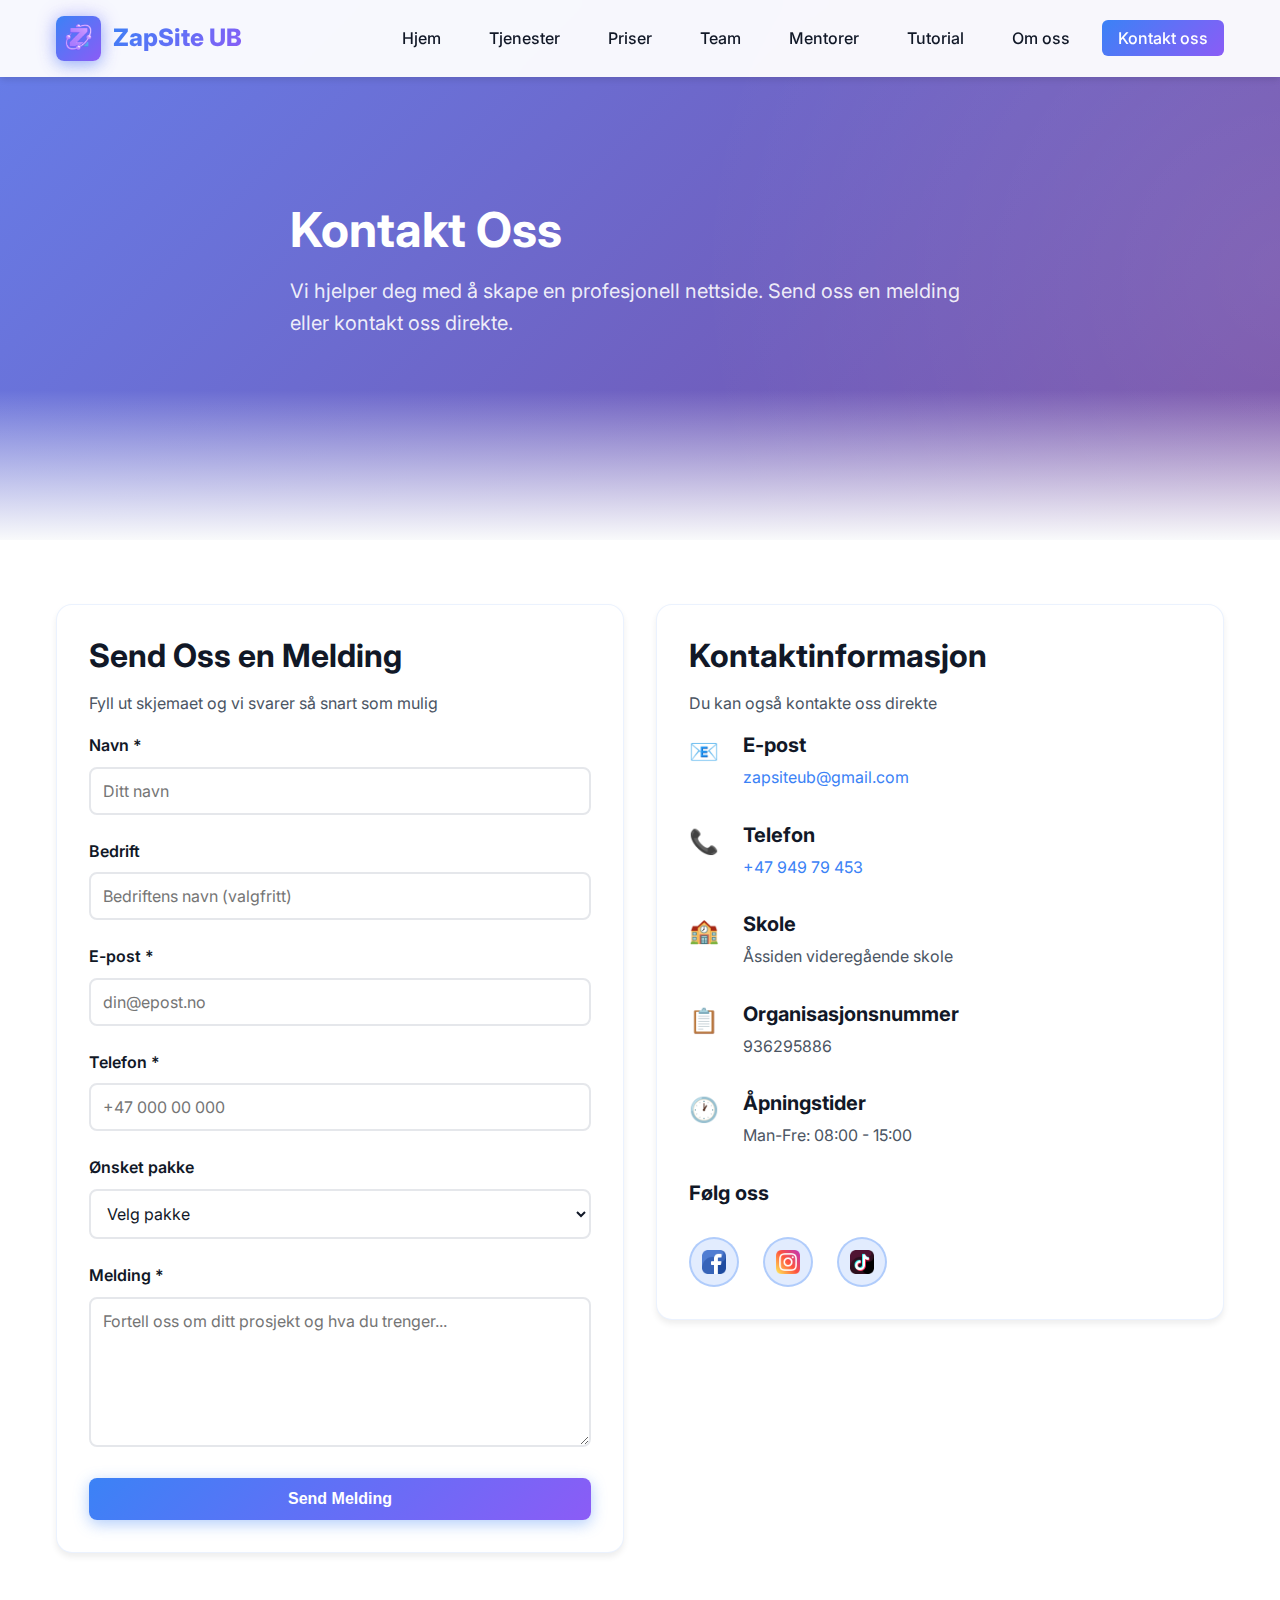
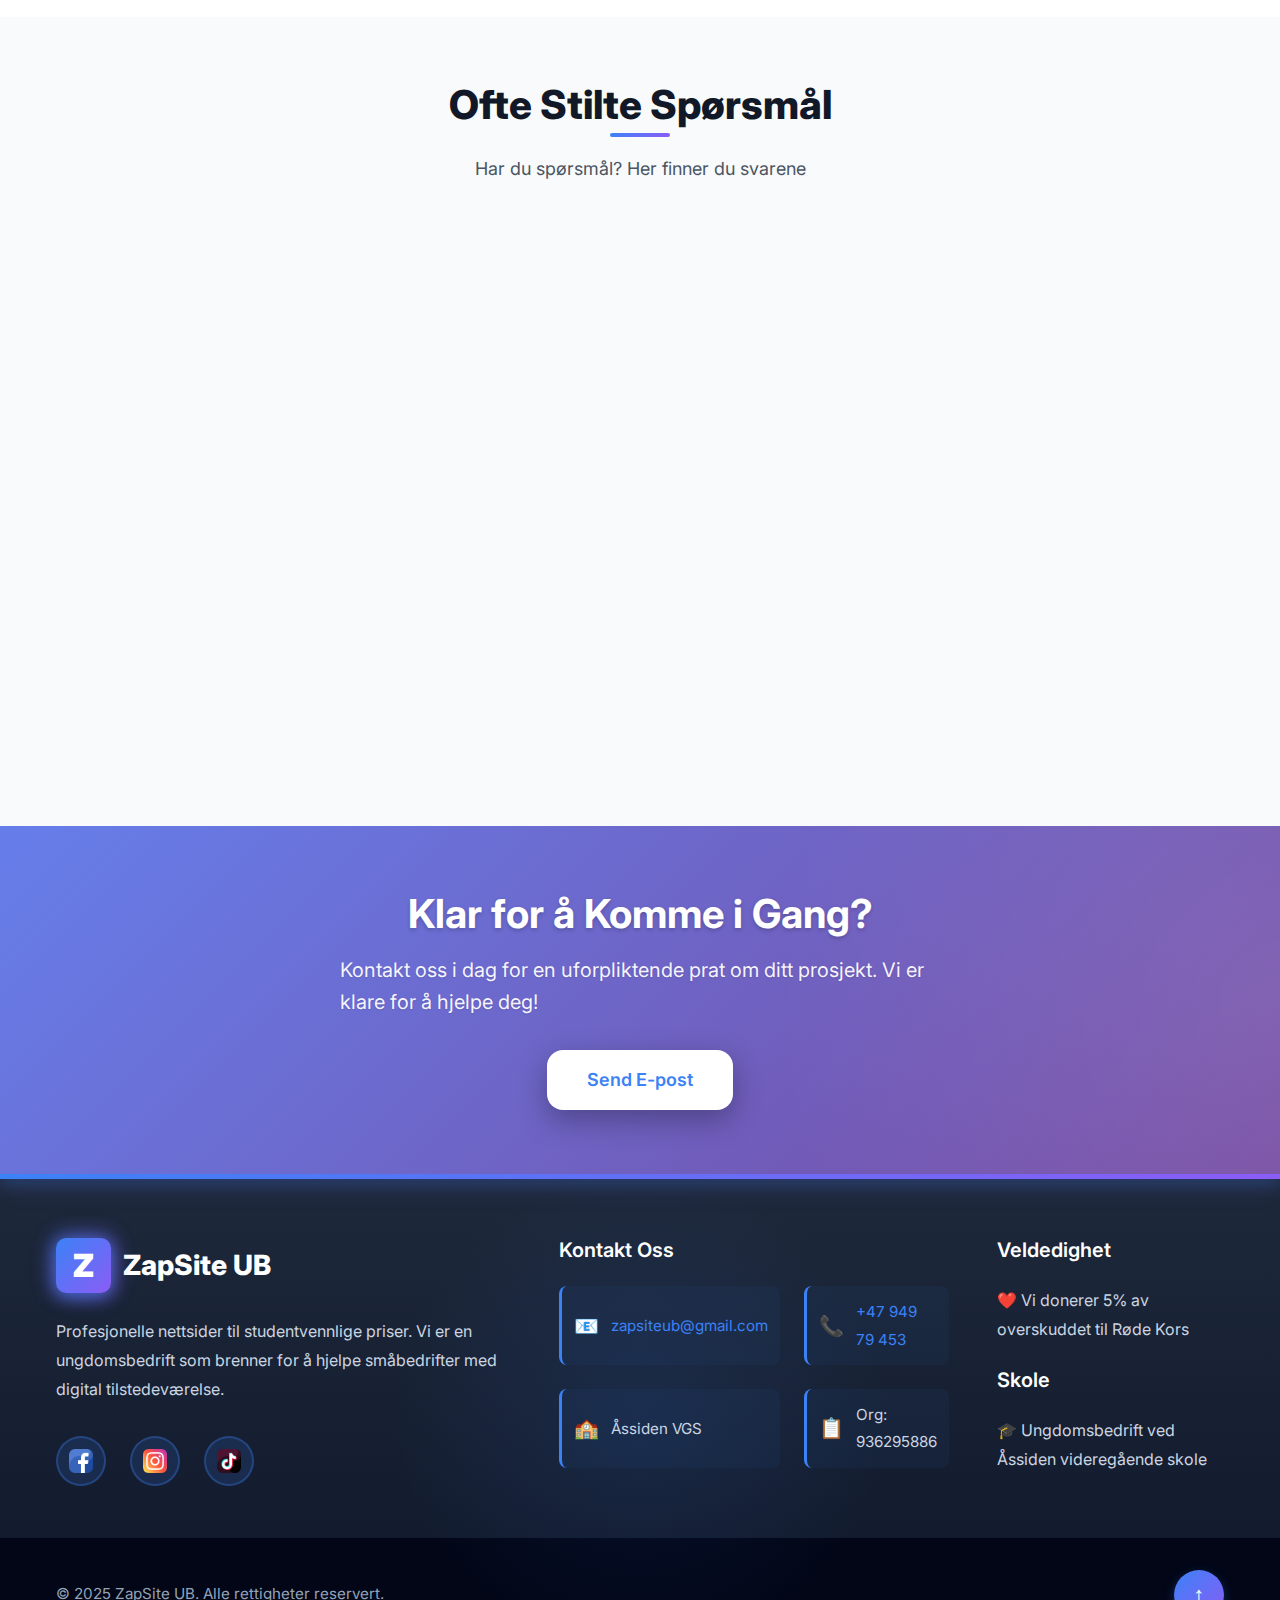
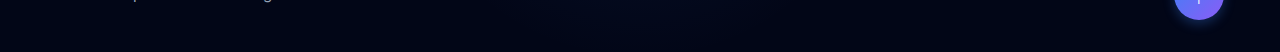
<file: kontakt.html>
<!DOCTYPE html>
<html lang="no">
<head>
    <meta charset="UTF-8">
    <meta name="viewport" content="width=device-width, initial-scale=1.0">
    <meta name="description" content="Kontakt ZapSite UB for profesjonelle nettsider. Send oss en melding eller ring oss for en uforpliktende prat.">
    <meta name="keywords" content="kontakt, kontakt oss, henvendelse, nettsider">
    <title>Kontakt Oss | ZapSite UB</title>
    <link rel="stylesheet" href="global.css">
    <style>
        .form-group {
            margin-bottom: var(--spacing-md);
        }
        
        .form-group label {
            display: block;
            margin-bottom: 0.5rem;
            font-weight: 600;
            color: var(--text-dark);
        }
        
        .form-group input,
        .form-group select,
        .form-group textarea {
            width: 100%;
            padding: 0.75rem;
            border: 2px solid #e5e7eb;
            border-radius: var(--radius-md);
            font-size: 1rem;
            font-family: 'Inter', sans-serif;
            transition: var(--transition-fast);
            background-color: white;
            color: var(--text-dark);
        }
        
        .form-group input:focus,
        .form-group select:focus,
        .form-group textarea:focus {
            outline: none;
            border-color: var(--accent-blue);
            box-shadow: 0 0 0 3px rgba(59, 130, 246, 0.1);
        }
        
        .form-group textarea {
            min-height: 150px;
            resize: vertical;
        }
        
        .error-message {
            display: block;
            color: var(--accent-error);
            font-size: 0.875rem;
            margin-top: 0.5rem;
        }
        
        .form-success {
            margin-top: var(--spacing-md);
        }
        
        .contact-info-item {
            display: flex;
            align-items: flex-start;
            gap: var(--spacing-md);
            margin-bottom: var(--spacing-lg);
        }
        
        .contact-info-item .icon {
            font-size: 1.5rem;
            flex-shrink: 0;
        }
        
        .contact-info-item h4 {
            margin: 0 0 0.5rem 0;
            color: var(--text-dark);
        }
        
        .contact-info-item p {
            margin: 0;
            color: var(--text-medium);
        }
        
        .contact-info-item a {
            color: var(--accent-blue);
        }
        
        .contact-info-item a:hover {
            color: var(--accent-purple);
        }
    </style>
<script src="global.js"></script>
</head>
<body>
    <!-- Navigation -->
    <nav class="navbar">
        <div class="nav-container">
            <a href="index.html" class="logo">
                <div class="logo-z-square">
                    <img src="images/hero/zapsite logo.png" alt="ZapSite UB Logo" style="width: 100%; height: 100%; border-radius: 8px; object-fit: cover;">
                </div>
                <span class="logo-text">ZapSite UB</span>
            </a>
            <button class="mobile-menu-toggle">☰</button>
            <ul class="nav-menu">
                <li><a href="index.html">Hjem</a></li>
                <li><a href="tjenester.html">Tjenester</a></li>
                <li><a href="priser.html">Priser</a></li>
                <li><a href="team.html">Team</a></li>
                <li><a href="mentorer.html">Mentorer</a></li>
                <li><a href="tutorial.html">Tutorial</a></li>
                <li><a href="om-oss.html">Om oss</a></li>
                <li><a href="kontakt.html" class="cta-button">Kontakt oss</a></li>
            </ul>
        </div>
    </nav>

    <!-- Page Header -->
    <section class="hero" style="min-height: 60vh;">
        <div class="container text-center">
            <h1 style="color: white; font-size: 3rem; margin-bottom: 1rem;">Kontakt Oss</h1>
            <p style="color: rgba(255, 255, 255, 0.9); font-size: 1.25rem; max-width: 700px; margin: 0 auto;">Vi hjelper deg med å skape en profesjonell nettside. Send oss en melding eller kontakt oss direkte.</p>
        </div>
    </section>

    <!-- Contact Form Section -->
    <section class="section section-white">
        <div class="container">
            <div class="grid grid-2">
                <!-- Contact Form -->
                <div class="fade-in">
                    <div class="card">
                        <div class="card-header">
                            <h2>Send Oss en Melding</h2>
                            <p>Fyll ut skjemaet og vi svarer så snart som mulig</p>
                        </div>
                        <form id="contactForm">
                            <div class="form-group">
                                <label for="name">Navn *</label>
                                <input type="text" id="name" name="name" required placeholder="Ditt navn">
                            </div>
                            
                            <div class="form-group">
                                <label for="company">Bedrift</label>
                                <input type="text" id="company" name="company" placeholder="Bedriftens navn (valgfritt)">
                            </div>
                            
                            <div class="form-group">
                                <label for="email">E-post *</label>
                                <input type="email" id="email" name="email" required placeholder="din@epost.no">
                            </div>
                            
                            <div class="form-group">
                                <label for="phone">Telefon *</label>
                                <input type="tel" id="phone" name="phone" required placeholder="+47 000 00 000">
                            </div>
                            
                            <div class="form-group">
                                <label for="package">Ønsket pakke</label>
                                <select id="package" name="package">
                                    <option value="">Velg pakke</option>
                                    <option value="basic">Basic (2 499 kr)</option>
                                    <option value="standard">Standard (4 799 kr)</option>
                                    <option value="premium">Premium (6 999 kr)</option>
                                    <option value="custom">Tilpasset løsning</option>
                                </select>
                            </div>
                            
                            <div class="form-group">
                                <label for="message">Melding *</label>
                                <textarea id="message" name="message" required placeholder="Fortell oss om ditt prosjekt og hva du trenger..."></textarea>
                            </div>
                            
                            <button type="submit" class="btn btn-primary" style="width: 100%;">Send Melding</button>
                        </form>
                    </div>
                </div>
                
                <!-- Contact Information -->
                <div class="fade-in-delay-1">
                    <div class="card">
                        <div class="card-header">
                            <h2>Kontaktinformasjon</h2>
                            <p>Du kan også kontakte oss direkte</p>
                        </div>
                        
                        <div class="contact-info-item">
                            <div class="icon">📧</div>
                            <div>
                                <h4>E-post</h4>
                                <p><a href="mailto:zapsiteub@gmail.com">zapsiteub@gmail.com</a></p>
                            </div>
                        </div>
                        
                        <div class="contact-info-item">
                            <div class="icon">📞</div>
                            <div>
                                <h4>Telefon</h4>
                                <p><a href="tel:+4794979453">+47 949 79 453</a></p>
                            </div>
                        </div>
                        
                        <div class="contact-info-item">
                            <div class="icon">🏫</div>
                            <div>
                                <h4>Skole</h4>
                                <p>Åssiden videregående skole</p>
                            </div>
                        </div>
                        
                        <div class="contact-info-item">
                            <div class="icon">📋</div>
                            <div>
                                <h4>Organisasjonsnummer</h4>
                                <p>936295886</p>
                            </div>
                        </div>
                        
                        <div class="contact-info-item">
                            <div class="icon">🕐</div>
                            <div>
                                <h4>Åpningstider</h4>
                                <p>Man-Fre: 08:00 - 15:00</p>
                            </div>
                        </div>
                        
                        <div style="margin-top: var(--spacing-lg);">
                            <h4>Følg oss</h4>
                            <div class="social-links">
                                <a href="https://www.facebook.com/profile.php?id=61582088922505" target="_blank" rel="noopener">
                                    <img src="images/social/facebook.png" alt="Facebook">
                                </a>
                                <a href="https://www.instagram.com/ZapSiteUB/" target="_blank" rel="noopener">
                                    <img src="images/social/instagram.png" alt="Instagram">
                                </a>
                                <a href="https://www.tiktok.com/@ZapSiteUB" target="_blank" rel="noopener">
                                    <img src="images/social/tiktok.png" alt="TikTok">
                                </a>
                            </div>
                        </div>
                    </div>
                </div>
            </div>
        </div>
    </section>

    <!-- FAQ Section -->
    <section class="section section-light">
        <div class="container">
            <div class="section-header">
                <h2>Ofte Stilte Spørsmål</h2>
                <p>Har du spørsmål? Her finner du svarene</p>
            </div>
            <div class="faq-container">
                <div class="faq-item fade-in">
                    <div class="faq-question">
                        <h4>Hvordan kontakter jeg dere?</h4>
                        <span class="faq-icon">+</span>
                    </div>
                    <div class="faq-answer">
                        <p>Du kan kontakte oss ved å fylle ut kontaktskjemaet på denne siden, sende e-post til zapsiteub@gmail.com, eller ringe oss på +47 949 79 453. Vi svarer så raskt som mulig, vanligvis innen 24 timer på hverdager.</p>
                    </div>
                </div>
                
                <div class="faq-item fade-in-delay-1">
                    <div class="faq-question">
                        <h4>Hva trenger jeg for å bestille?</h4>
                        <span class="faq-icon">+</span>
                    </div>
                    <div class="faq-answer">
                        <p>Du trenger bare å kontakte oss med en kort beskrivelse av hva du ønsker. Vi setter opp et møte for å diskutere dine behov i detalj. Etter det får du et tilbud som du kan godta eller avslå helt uforpliktende.</p>
                    </div>
                </div>
                
                <div class="faq-item fade-in-delay-2">
                    <div class="faq-question">
                        <h4>Hvor lang tid tar det å få nettsiden?</h4>
                        <span class="faq-icon">+</span>
                    </div>
                    <div class="faq-answer">
                        <p>Leveringstiden varierer avhengig av pakke og prosjektets kompleksitet. Basic-pakken leveres vanligvis innen 1-2 uker, Standard innen 2-3 uker, og Premium innen 3-4 uker. Vi gir deg alltid en estimert tidslinje ved oppstart.</p>
                    </div>
                </div>
                
                <div class="faq-item fade-in-delay-3">
                    <div class="faq-question">
                        <h4>Kan jeg endre innholdet selv etter levering?</h4>
                        <span class="faq-icon">+</span>
                    </div>
                    <div class="faq-answer">
                        <p>Ja, nettsiden leveres med et enkelt administrasjonssystem som lar deg endre tekst, bilder og grunnleggende innhold selv. Vi gir også en gjennomgang av hvordan dette fungerer ved levering.</p>
                    </div>
                </div>
            </div>
        </div>
    </section>

    <!-- CTA Section -->
    <section class="section cta-section">
        <div class="container text-center cta-content">
            <h2>Klar for å Komme i Gang?</h2>
            <p>Kontakt oss i dag for en uforpliktende prat om ditt prosjekt. Vi er klare for å hjelpe deg!</p>
            <a href="mailto:zapsiteub@gmail.com" class="btn btn-large">Send E-post</a>
        </div>
    </section>

    <!-- Footer -->
    <footer class="site-footer">
        <div class="container">
            <div class="footer-content">
                <div class="footer-section">
                    <h3>
                        <div class="footer-logo-z">Z</div>
                        ZapSite UB
                    </h3>
                    <p>Profesjonelle nettsider til studentvennlige priser. Vi er en ungdomsbedrift som brenner for å hjelpe småbedrifter med digital tilstedeværelse.</p>
                    <div class="social-links">
                        <a href="https://www.facebook.com/profile.php?id=61582088922505" target="_blank" rel="noopener" title="Facebook">
                            <img src="images/social/facebook.png" alt="Facebook">
                        </a>
                        <a href="https://www.instagram.com/ZapSiteUB/" target="_blank" rel="noopener" title="Instagram">
                            <img src="images/social/instagram.png" alt="Instagram">
                        </a>
                        <a href="https://www.tiktok.com/@ZapSiteUB" target="_blank" rel="noopener" title="TikTok">
                            <img src="images/social/tiktok.png" alt="TikTok">
                        </a>
                    </div>
                </div>
                <div class="footer-section">
                    <h4>Kontakt Oss</h4>
                    <div class="footer-info-grid">
                        <div class="footer-info-item">
                            <span class="icon">📧</span>
                            <p><a href="mailto:zapsiteub@gmail.com">zapsiteub@gmail.com</a></p>
                        </div>
                        <div class="footer-info-item">
                            <span class="icon">📞</span>
                            <p><a href="tel:+4794979453">+47 949 79 453</a></p>
                        </div>
                        <div class="footer-info-item">
                            <span class="icon">🏫</span>
                            <p>Åssiden VGS</p>
                        </div>
                        <div class="footer-info-item">
                            <span class="icon">📋</span>
                            <p>Org: 936295886</p>
                        </div>
                    </div>
                </div>
                <div class="footer-section">
                    <h4>Veldedighet</h4>
                    <p>❤️ Vi donerer 5% av overskuddet til Røde Kors</p>
                    <h4 style="margin-top: 1.5rem;">Skole</h4>
                    <p>🎓 Ungdomsbedrift ved Åssiden videregående skole</p>
                </div>
            </div>
        </div>
        <div class="footer-bottom">
            <div class="container">
                <div class="footer-bottom-content">
                    <p>© 2025 ZapSite UB. Alle rettigheter reservert.</p>
                    <button class="back-to-top" onclick="window.scrollTo({top: 0, behavior: 'smooth'})" title="Tilbake til toppen">
                        ↑
                    </button>
                </div>
            </div>
        </div>
    </footer>

    <script src="global.js"></script>
</body>
</html>
</file>
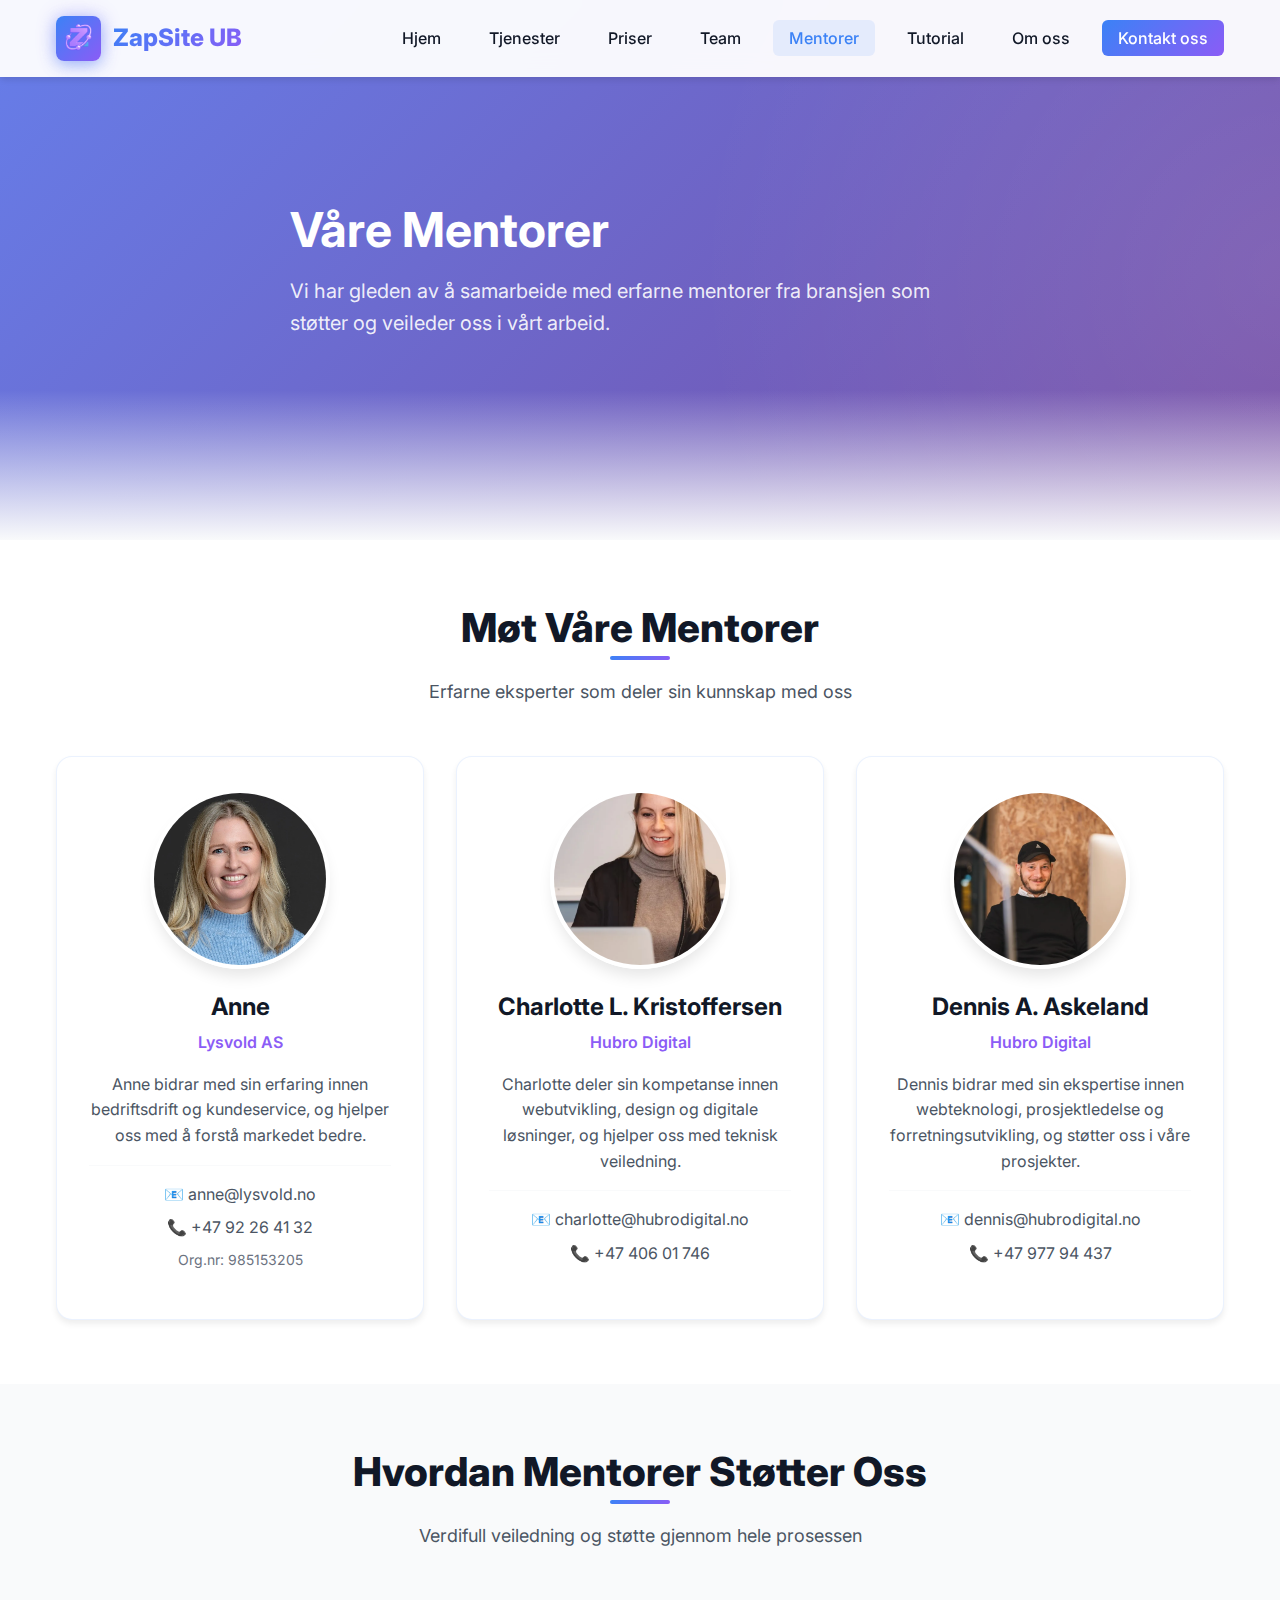
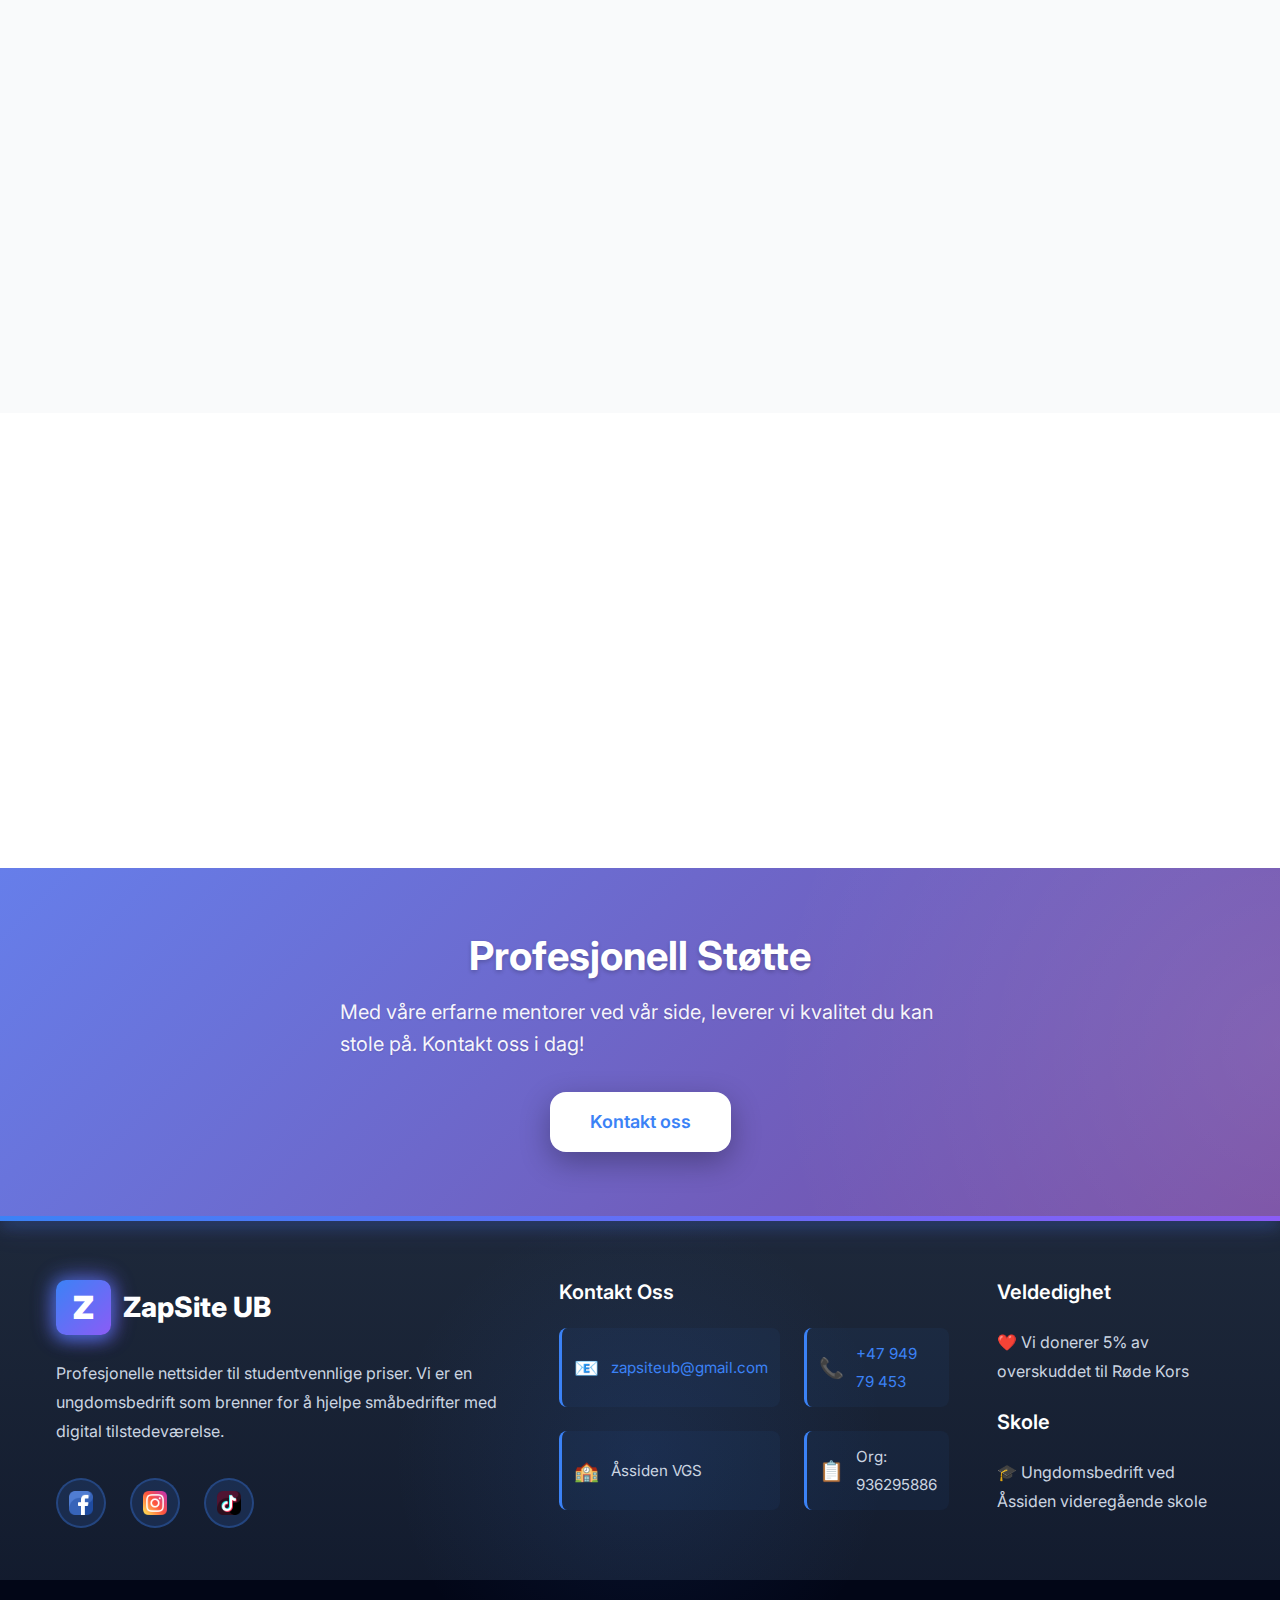
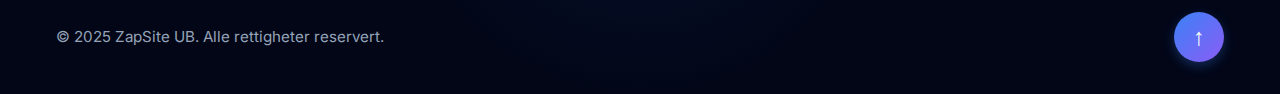
<file: mentorer.html>
<!DOCTYPE html>
<html lang="no">
<head>
    <meta charset="UTF-8">
    <meta name="viewport" content="width=device-width, initial-scale=1.0">
    <meta name="description" content="Møt våre erfarne mentorer som støtter ZapSite UB. Anne fra Lysvold AS, Charlotte og Dennis fra Hubro Digital.">
    <meta name="keywords" content="mentorer, støtte, Lysvold AS, Hubro Digital">
    <title>Mentorer | ZapSite UB</title>
    <link rel="stylesheet" href="global.css">
    <style>
        .mentor-card {
            text-align: center;
            transition: all var(--transition-normal);
        }
        
        .mentor-card:hover {
            transform: translateY(-10px);
            box-shadow: var(--shadow-xl);
        }
        
        .mentor-image-container {
            width: 180px;
            height: 180px;
            margin: 0 auto 1.5rem;
            border-radius: 50%;
            overflow: hidden;
            box-shadow: var(--shadow-lg);
            border: 4px solid white;
        }
        
        .mentor-image-container img {
            width: 100%;
            height: 100%;
            object-fit: cover;
        }
        
        .mentor-name {
            font-size: 1.5rem;
            font-weight: 700;
            color: var(--text-dark);
            margin-bottom: 0.5rem;
        }
        
        .mentor-company {
            color: var(--accent-purple);
            font-weight: 600;
            margin-bottom: 1rem;
        }
        
        .mentor-contact {
            margin-top: 1rem;
            padding-top: 1rem;
            border-top: 1px solid var(--bg-light);
        }
        
        .mentor-contact a {
            display: block;
            color: var(--text-medium);
            margin-bottom: 0.5rem;
            transition: var(--transition-fast);
        }
        
        .mentor-contact a:hover {
            color: var(--accent-blue);
        }
        
        .mentor-contact a i {
            margin-right: 0.5rem;
        }
        
        .support-grid {
            display: grid;
            grid-template-columns: repeat(auto-fit, minmax(250px, 1fr));
            gap: var(--spacing-lg);
            margin-top: var(--spacing-lg);
        }
        
        .support-item {
            text-align: center;
            padding: var(--spacing-lg);
            background: white;
            border-radius: var(--radius-lg);
            box-shadow: var(--shadow-md);
            transition: var(--transition-normal);
        }
        
        .support-item:hover {
            transform: translateY(-5px);
            box-shadow: var(--shadow-lg);
        }
        
        .support-item .icon {
            font-size: 3rem;
            margin-bottom: 1rem;
        }
    </style>
<script src="global.js"></script>
</head>
<body>
    <!-- Navigation -->
    <nav class="navbar">
        <div class="nav-container">
            <a href="index.html" class="logo">
                <div class="logo-z-square">
                    <img src="images/hero/zapsite logo.png" alt="ZapSite UB Logo" style="width: 100%; height: 100%; border-radius: 8px; object-fit: cover;">
                </div>
                <span class="logo-text">ZapSite UB</span>
            </a>
            <button class="mobile-menu-toggle">☰</button>
            <ul class="nav-menu">
                <li><a href="index.html">Hjem</a></li>
                <li><a href="tjenester.html">Tjenester</a></li>
                <li><a href="priser.html">Priser</a></li>
                <li><a href="team.html">Team</a></li>
                <li><a href="mentorer.html">Mentorer</a></li>
                <li><a href="tutorial.html">Tutorial</a></li>
                <li><a href="om-oss.html">Om oss</a></li>
                <li><a href="kontakt.html" class="cta-button">Kontakt oss</a></li>
            </ul>
        </div>
    </nav>

    <!-- Page Header -->
    <section class="hero" style="min-height: 60vh;">
        <div class="container text-center">
            <h1 style="color: white; font-size: 3rem; margin-bottom: 1rem;">Våre Mentorer</h1>
            <p style="color: rgba(255, 255, 255, 0.9); font-size: 1.25rem; max-width: 700px; margin: 0 auto;">Vi har gleden av å samarbeide med erfarne mentorer fra bransjen som støtter og veileder oss i vårt arbeid.</p>
        </div>
    </section>

    <!-- Mentors Section -->
    <section class="section section-white">
        <div class="container">
            <div class="section-header">
                <h2>Møt Våre Mentorer</h2>
                <p>Erfarne eksperter som deler sin kunnskap med oss</p>
            </div>
            <div class="grid grid-3">
                <!-- Anne -->
                <div class="card mentor-card fade-in">
                    <div class="mentor-image-container">
                        <img src="images/mentors/Anne.webp" alt="Anne - Lysvold AS">
                    </div>
                    <h3 class="mentor-name">Anne</h3>
                    <p class="mentor-company">Lysvold AS</p>
                    <p style="color: var(--text-medium);">Anne bidrar med sin erfaring innen bedriftsdrift og kundeservice, og hjelper oss med å forstå markedet bedre.</p>
                    <div class="mentor-contact">
                        <a href="mailto:anne@lysvold.no" style="color: var(--text-medium);">
                            📧 anne@lysvold.no
                        </a>
                        <a href="tel:+4792264132" style="color: var(--text-medium);">
                            📞 +47 92 26 41 32
                        </a>
                        <p style="font-size: 0.875rem; color: var(--text-light); margin-top: 0.5rem;">Org.nr: 985153205</p>
                    </div>
                </div>
                
                <!-- Charlotte -->
                <div class="card mentor-card fade-in-delay-1">
                    <div class="mentor-image-container">
                        <img src="images/mentors/Charlotte.png" alt="Charlotte L. Kristoffersen - Hubro Digital">
                    </div>
                    <h3 class="mentor-name">Charlotte L. Kristoffersen</h3>
                    <p class="mentor-company">Hubro Digital</p>
                    <p style="color: var(--text-medium);">Charlotte deler sin kompetanse innen webutvikling, design og digitale løsninger, og hjelper oss med teknisk veiledning.</p>
                    <div class="mentor-contact">
                        <a href="mailto:charlotte@hubrodigital.no" style="color: var(--text-medium);">
                            📧 charlotte@hubrodigital.no
                        </a>
                        <a href="tel:+4740601746" style="color: var(--text-medium);">
                            📞 +47 406 01 746
                        </a>
                    </div>
                </div>
                
                <!-- Dennis -->
                <div class="card mentor-card fade-in-delay-2">
                    <div class="mentor-image-container">
                        <img src="images/mentors/Dennis.webp" alt="Dennis A. Askeland - Hubro Digital">
                    </div>
                    <h3 class="mentor-name">Dennis A. Askeland</h3>
                    <p class="mentor-company">Hubro Digital</p>
                    <p style="color: var(--text-medium);">Dennis bidrar med sin ekspertise innen webteknologi, prosjektledelse og forretningsutvikling, og støtter oss i våre prosjekter.</p>
                    <div class="mentor-contact">
                        <a href="mailto:dennis@hubrodigital.no" style="color: var(--text-medium);">
                            📧 dennis@hubrodigital.no
                        </a>
                        <a href="tel:+4797794437" style="color: var(--text-medium);">
                            📞 +47 977 94 437
                        </a>
                    </div>
                </div>
            </div>
        </div>
    </section>

    <!-- How Mentors Support Us -->
    <section class="section section-light">
        <div class="container">
            <div class="section-header">
                <h2>Hvordan Mentorer Støtter Oss</h2>
                <p>Verdifull veiledning og støtte gjennom hele prosessen</p>
            </div>
            <div class="support-grid">
                <div class="support-item fade-in">
                    <div class="icon">💡</div>
                    <h3>Kompetansedeling</h3>
                    <p style="color: var(--text-medium);">Våre mentorer deler sin bransjekunnskap og erfaring for å hjelpe oss med å levere profesjonelle løsninger.</p>
                </div>
                <div class="support-item fade-in-delay-1">
                    <div class="icon">🤝</div>
                    <h3>Nettverksbygging</h3>
                    <p style="color: var(--text-medium);">Gjennom våre mentorer får vi tilgang til verdifulle kontakter og nettverk i næringslivet.</p>
                </div>
                <div class="support-item fade-in-delay-2">
                    <div class="icon">📚</div>
                    <h3>Læring og Utvikling</h3>
                    <p style="color: var(--text-medium);">Mentorene veileder oss i profesjonell utvikling og hjelper oss å bygge kompetanse for fremtiden.</p>
                </div>
                <div class="support-item fade-in-delay-3">
                    <div class="icon">🎯</div>
                    <h3>Kvalitetssikring</h3>
                    <p style="color: var(--text-medium);">Våre mentorer bidrar til å sikre at vi leverer produkter og tjenester av høyeste kvalitet.</p>
                </div>
            </div>
        </div>
    </section>

    <!-- Partnership Section -->
    <section class="section section-white">
        <div class="container">
            <div class="grid grid-2" style="align-items: center;">
                <div class="fade-in">
                    <h2>Samarbeidspartnere</h2>
                    <p>Vi er takknemlige for å ha Lysvold AS og Hubro Digital som våre samarbeidspartnere og mentorer. Deres støtte og veiledning er uvurderlig for oss som en ungdomsbedrift.</p>
                    <p>Disse partnerskapene gir oss muligheten til å lære fra eksperter, bygge nettverk og levere profesjonelle løsninger til våre kunder.</p>
                    <div style="margin-top: var(--spacing-lg);">
                        <a href="om-oss.html" class="btn btn-primary">Les mer om ZapSite UB</a>
                    </div>
                </div>
                <div class="text-center fade-in-delay-1">
                    <div style="background: linear-gradient(135deg, #667eea 0%, #764ba2 100%); padding: 3rem 2rem; border-radius: var(--radius-lg); color: white;">
                        <div style="font-size: 5rem; margin-bottom: 1rem;">🤝</div>
                        <h3 style="margin-bottom: 1rem;">Verdifullt Samarbeid</h3>
                        <p style="opacity: 0.9;">Sammen bygger vi fremtidens digitale løsninger</p>
                    </div>
                </div>
            </div>
        </div>
    </section>

    <!-- CTA Section -->
    <section class="section cta-section">
        <div class="container text-center cta-content">
            <h2>Profesjonell Støtte</h2>
            <p>Med våre erfarne mentorer ved vår side, leverer vi kvalitet du kan stole på. Kontakt oss i dag!</p>
            <a href="kontakt.html" class="btn btn-large">Kontakt oss</a>
        </div>
    </section>

    <!-- Footer -->
    <footer class="site-footer">
        <div class="container">
            <div class="footer-content">
                <div class="footer-section">
                    <h3>
                        <div class="footer-logo-z">Z</div>
                        ZapSite UB
                    </h3>
                    <p>Profesjonelle nettsider til studentvennlige priser. Vi er en ungdomsbedrift som brenner for å hjelpe småbedrifter med digital tilstedeværelse.</p>
                    <div class="social-links">
                        <a href="https://www.facebook.com/profile.php?id=61582088922505" target="_blank" rel="noopener" title="Facebook">
                            <img src="images/social/facebook.png" alt="Facebook">
                        </a>
                        <a href="https://www.instagram.com/ZapSiteUB/" target="_blank" rel="noopener" title="Instagram">
                            <img src="images/social/instagram.png" alt="Instagram">
                        </a>
                        <a href="https://www.tiktok.com/@ZapSiteUB" target="_blank" rel="noopener" title="TikTok">
                            <img src="images/social/tiktok.png" alt="TikTok">
                        </a>
                    </div>
                </div>
                <div class="footer-section">
                    <h4>Kontakt Oss</h4>
                    <div class="footer-info-grid">
                        <div class="footer-info-item">
                            <span class="icon">📧</span>
                            <p><a href="mailto:zapsiteub@gmail.com">zapsiteub@gmail.com</a></p>
                        </div>
                        <div class="footer-info-item">
                            <span class="icon">📞</span>
                            <p><a href="tel:+4794979453">+47 949 79 453</a></p>
                        </div>
                        <div class="footer-info-item">
                            <span class="icon">🏫</span>
                            <p>Åssiden VGS</p>
                        </div>
                        <div class="footer-info-item">
                            <span class="icon">📋</span>
                            <p>Org: 936295886</p>
                        </div>
                    </div>
                </div>
                <div class="footer-section">
                    <h4>Veldedighet</h4>
                    <p>❤️ Vi donerer 5% av overskuddet til Røde Kors</p>
                    <h4 style="margin-top: 1.5rem;">Skole</h4>
                    <p>🎓 Ungdomsbedrift ved Åssiden videregående skole</p>
                </div>
            </div>
        </div>
        <div class="footer-bottom">
            <div class="container">
                <div class="footer-bottom-content">
                    <p>© 2025 ZapSite UB. Alle rettigheter reservert.</p>
                    <button class="back-to-top" onclick="window.scrollTo({top: 0, behavior: 'smooth'})" title="Tilbake til toppen">
                        ↑
                    </button>
                </div>
            </div>
        </div>
    </footer>

    <script src="global.js"></script>
</body>
</html>
</file>
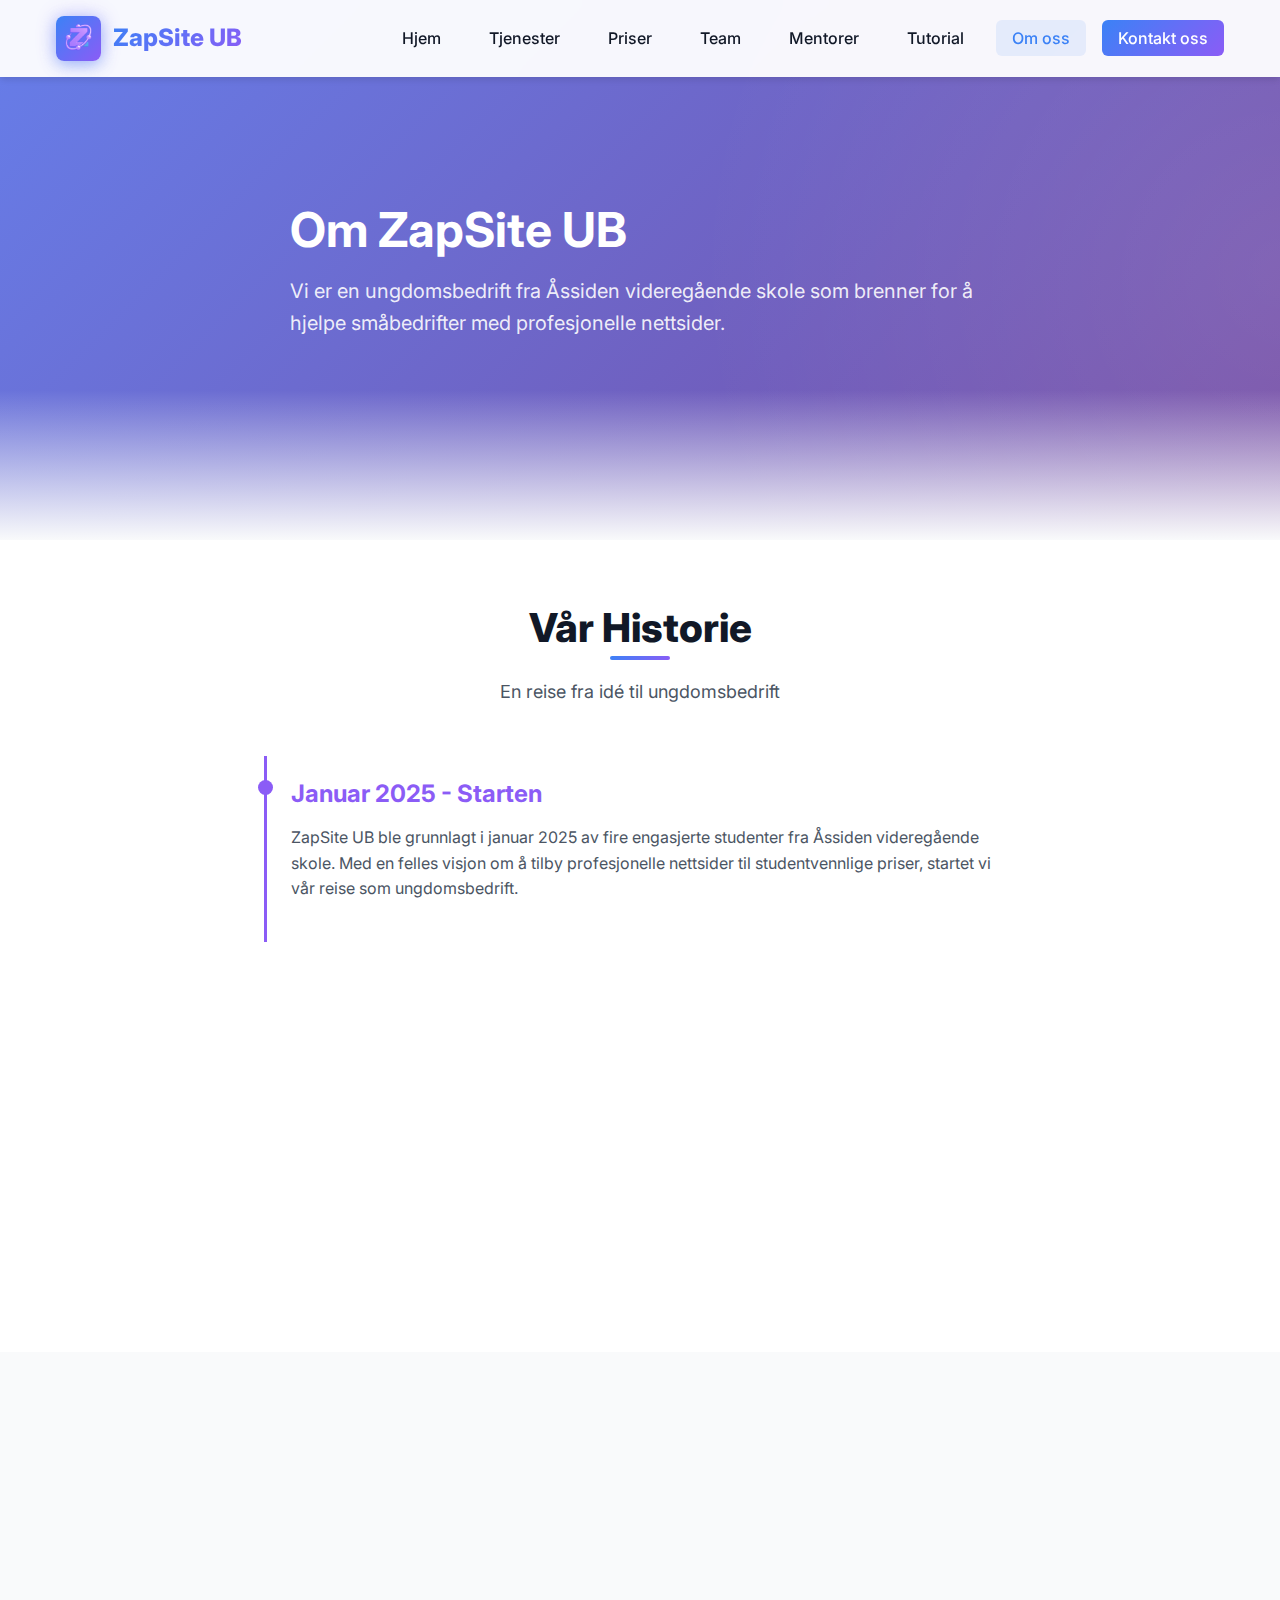
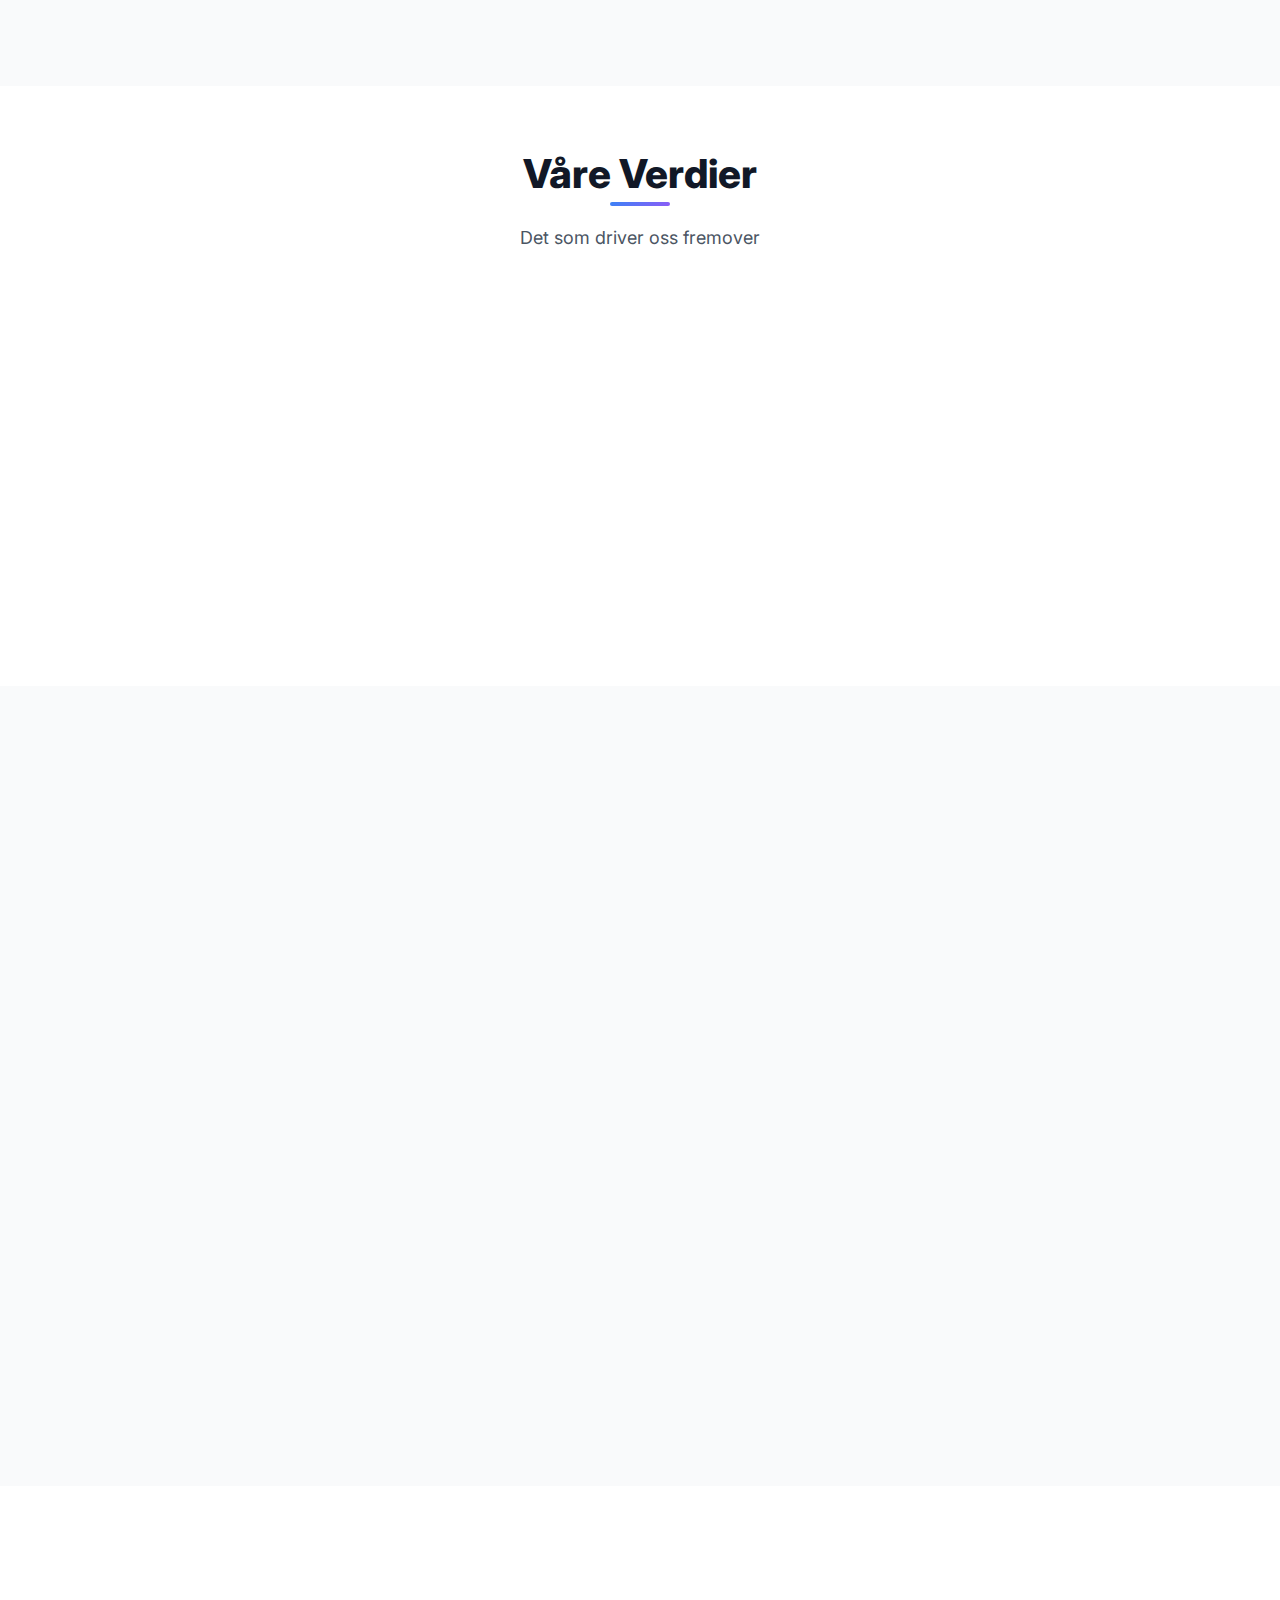
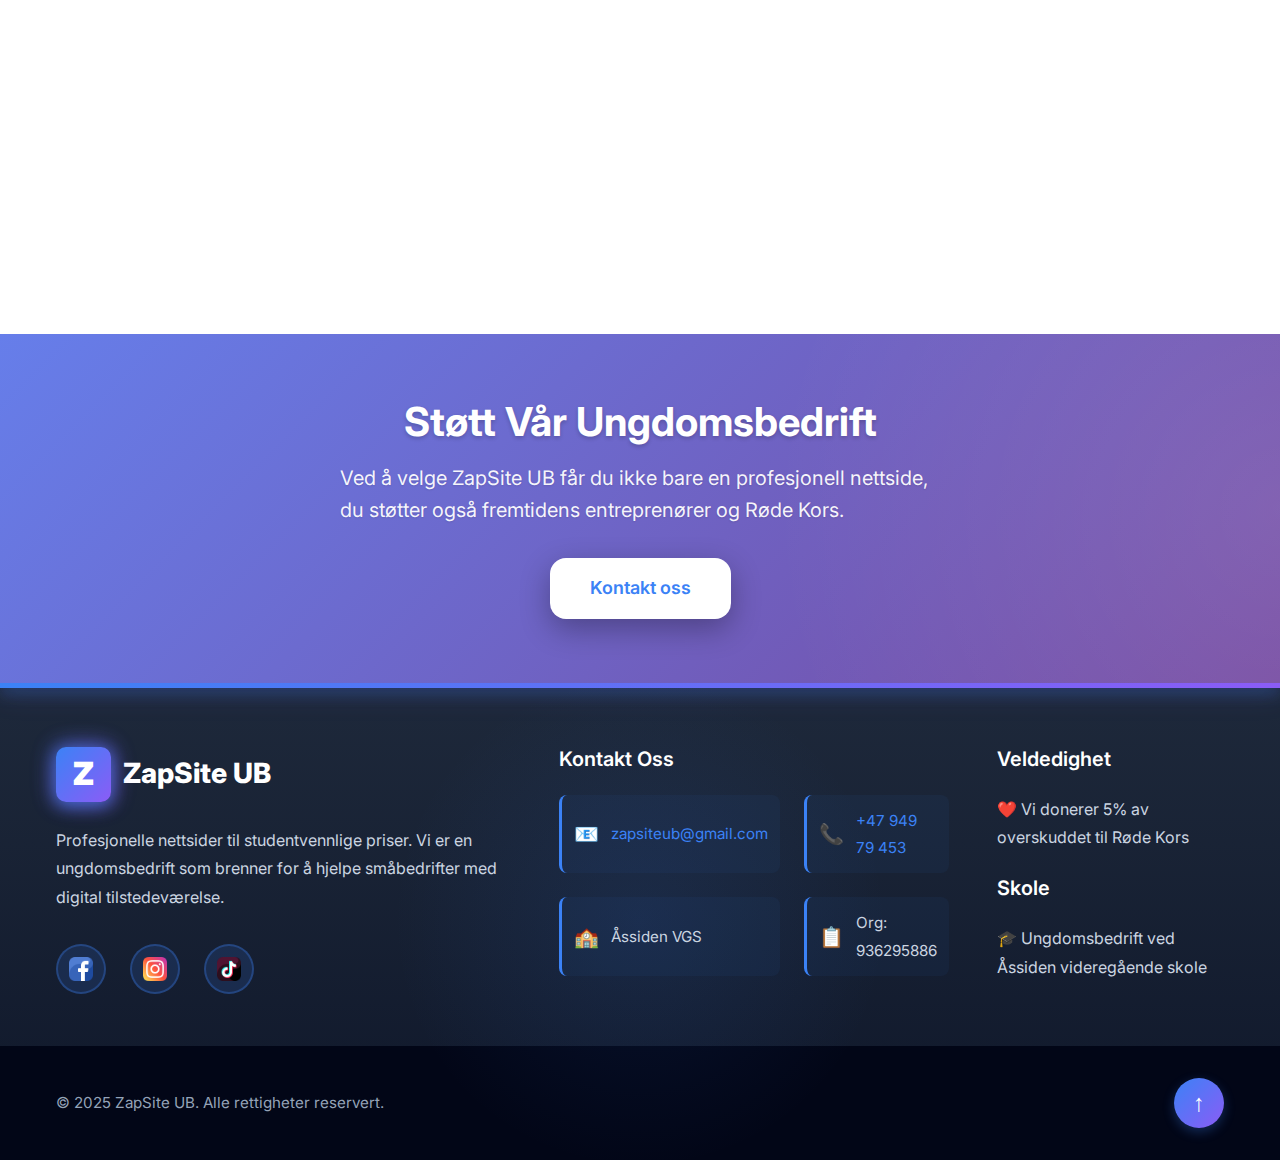
<file: om-oss.html>
<!DOCTYPE html>
<html lang="no">
<head>
    <meta charset="UTF-8">
    <meta name="viewport" content="width=device-width, initial-scale=1.0">
    <meta name="description" content="Om ZapSite UB - en ungdomsbedrift fra Åssiden videregående skole som skaper profesjonelle nettsider. Donerer 5% av overskuddet til Røde Kors.">
    <meta name="keywords" content="om oss, ungdomsbedrift, Åssiden videregående skole, Røde Kors, donasjon">
    <title>Om Oss | ZapSite UB</title>
    <link rel="stylesheet" href="global.css">
    <style>
        .value-card {
            text-align: center;
            padding: var(--spacing-lg);
            background: white;
            border-radius: var(--radius-lg);
            box-shadow: var(--shadow-md);
            transition: all var(--transition-normal);
        }
        
        .value-card:hover {
            transform: translateY(-10px);
            box-shadow: var(--shadow-xl);
        }
        
        .value-card .icon {
            font-size: 3rem;
            margin-bottom: 1rem;
        }
        
        .charity-section {
            background: linear-gradient(135deg, #ef4444 0%, #dc2626 100%);
            color: white;
            border-radius: var(--radius-xl);
            padding: var(--spacing-2xl);
            text-align: center;
        }
        
        .charity-section h3 {
            color: white;
            font-size: 2rem;
            margin-bottom: 1rem;
        }
        
        .charity-section p {
            color: rgba(255, 255, 255, 0.9);
            font-size: 1.125rem;
        }
        
        .stat-item-large {
            text-align: center;
            padding: var(--spacing-lg);
        }
        
        .stat-number-large {
            font-size: 4rem;
            font-weight: 800;
            background: var(--gradient-primary);
            -webkit-background-clip: text;
            -webkit-text-fill-color: transparent;
            background-clip: text;
            margin-bottom: var(--spacing-xs);
        }
        
        .stat-label-large {
            font-size: 1.25rem;
            color: var(--text-dark);
            font-weight: 600;
        }
        
        .timeline-item {
            padding: var(--spacing-md);
            border-left: 3px solid var(--accent-purple);
            margin-left: var(--spacing-md);
            position: relative;
        }
        
        .timeline-item::before {
            content: '';
            position: absolute;
            left: -9px;
            top: 1.5rem;
            width: 15px;
            height: 15px;
            background: var(--accent-purple);
            border-radius: 50%;
        }
    </style>
<script src="global.js"></script>
</head>
<body>
    <!-- Navigation -->
    <nav class="navbar">
        <div class="nav-container">
            <a href="index.html" class="logo">
                <div class="logo-z-square">
                    <img src="images/hero/zapsite logo.png" alt="ZapSite UB Logo" style="width: 100%; height: 100%; border-radius: 8px; object-fit: cover;">
                </div>
                <span class="logo-text">ZapSite UB</span>
            </a>
            <button class="mobile-menu-toggle">☰</button>
            <ul class="nav-menu">
                <li><a href="index.html">Hjem</a></li>
                <li><a href="tjenester.html">Tjenester</a></li>
                <li><a href="priser.html">Priser</a></li>
                <li><a href="team.html">Team</a></li>
                <li><a href="mentorer.html">Mentorer</a></li>
                <li><a href="tutorial.html">Tutorial</a></li>
                <li><a href="om-oss.html">Om oss</a></li>
                <li><a href="kontakt.html" class="cta-button">Kontakt oss</a></li>
            </ul>
        </div>
    </nav>

    <!-- Page Header -->
    <section class="hero" style="min-height: 60vh;">
        <div class="container text-center">
            <h1 style="color: white; font-size: 3rem; margin-bottom: 1rem;">Om ZapSite UB</h1>
            <p style="color: rgba(255, 255, 255, 0.9); font-size: 1.25rem; max-width: 700px; margin: 0 auto;">Vi er en ungdomsbedrift fra Åssiden videregående skole som brenner for å hjelpe småbedrifter med profesjonelle nettsider.</p>
        </div>
    </section>

    <!-- Our Story Section -->
    <section class="section section-white">
        <div class="container">
            <div class="section-header">
                <h2>Vår Historie</h2>
                <p>En reise fra idé til ungdomsbedrift</p>
            </div>
            <div style="max-width: 800px; margin: 0 auto;">
                <div class="timeline-item fade-in">
                    <h3 style="color: var(--accent-purple);">Januar 2025 - Starten</h3>
                    <p style="color: var(--text-medium);">ZapSite UB ble grunnlagt i januar 2025 av fire engasjerte studenter fra Åssiden videregående skole. Med en felles visjon om å tilby profesjonelle nettsider til studentvennlige priser, startet vi vår reise som ungdomsbedrift.</p>
                </div>
                <div class="timeline-item fade-in-delay-1">
                    <h3 style="color: var(--accent-purple);">Vår Misjon</h3>
                    <p style="color: var(--text-medium);">Vårt mål er å hjelpe småbedrifter og startups med å etablere en sterk digital tilstedeværelse. Vi kombinerer moderne teknologi med kreativt design for å levere løsninger som virker.</p>
                </div>
                <div class="timeline-item fade-in-delay-2">
                    <h3 style="color: var(--accent-purple);">Nå - Seeking First Customers</h3>
                    <p style="color: var(--text-medium);">Vi er nå i full drift og søker våre første kunder. Med støtte fra erfarne mentorer fra Lysvold AS og Hubro Digital, er vi klare for å levere profesjonelle webløsninger til bedrifter som ønsker å vokse på nettet.</p>
                </div>
            </div>
        </div>
    </section>

    <!-- Statistics Section -->
    <section class="section section-light">
        <div class="container">
            <div class="grid grid-3">
                <div class="stat-item-large fade-in">
                    <div class="stat-number-large">4</div>
                    <div class="stat-label-large">Teammedlemmer</div>
                </div>
                <div class="stat-item-large fade-in-delay-1">
                    <div class="stat-number-large">3</div>
                    <div class="stat-label-large">Erfarne Mentorer</div>
                </div>
                <div class="stat-item-large fade-in-delay-2">
                    <div class="stat-number-large">3</div>
                    <div class="stat-label-large">Prispakker</div>
                </div>
            </div>
        </div>
    </section>

    <!-- Our Values Section -->
    <section class="section section-white">
        <div class="container">
            <div class="section-header">
                <h2>Våre Verdier</h2>
                <p>Det som driver oss fremover</p>
            </div>
            <div class="grid grid-4">
                <div class="value-card fade-in">
                    <div class="icon">💡</div>
                    <h3>Innovasjon</h3>
                    <p style="color: var(--text-medium);">Vi er alltid på jakt etter nye måter å løse problemer på og leverer moderne løsninger.</p>
                </div>
                <div class="value-card fade-in-delay-1">
                    <div class="icon">🤝</div>
                    <h3>Samarbeid</h3>
                    <p style="color: var(--text-medium);">Vi arbeider tett sammen med kunder og mentorer for å oppnå de beste resultatene.</p>
                </div>
                <div class="value-card fade-in-delay-2">
                    <div class="icon">✨</div>
                    <h3>Kvalitet</h3>
                    <p style="color: var(--text-medium);">Vi leverer ikke bare produktet, men kvalitet som varer og skaper verdi.</p>
                </div>
                <div class="value-card fade-in-delay-3">
                    <div class="icon">🌱</div>
                    <h3>Bærekraft</h3>
                    <p style="color: var(--text-medium);">Vi tenker på fremtiden og støtter samfunnet gjennom vårt veldedighetsarbeid.</p>
                </div>
            </div>
        </div>
    </section>

    <!-- Charity Section -->
    <section class="section section-light">
        <div class="container">
            <div class="charity-section fade-in">
                <div style="font-size: 5rem; margin-bottom: 1rem;">❤️</div>
                <h3>Vi Støtter Røde Kors</h3>
                <p style="margin-bottom: var(--spacing-lg);">Som en ungdomsbedrift med hjerte for samfunnet, donerer vi 5% av våre overskudd til Røde Kors.</p>
                <div style="background: rgba(255, 255, 255, 0.2); padding: var(--spacing-lg); border-radius: var(--radius-md); max-width: 600px; margin: 0 auto;">
                    <p style="font-size: 1.5rem; font-weight: 700; margin-bottom: 0.5rem;">5% av overskuddet</p>
                    <p>doneres til Røde Kors for å støtte deres viktige humanitære arbeid i Norge og rundt om i verden.</p>
                </div>
                <div style="margin-top: var(--spacing-lg);">
                    <a href="https://www.rodekors.no" target="_blank" rel="noopener" class="btn btn-large" style="background: white; color: #dc2626;">Besøk Røde Kors</a>
                </div>
            </div>
        </div>
    </section>

    <!-- School Information -->
    <section class="section section-white">
        <div class="container">
            <div class="grid grid-2" style="align-items: center;">
                <div class="fade-in">
                    <h2>Åssiden Videregående Skole</h2>
                    <p>ZapSite UB er en del av Ungdomsbedrift-programmet ved Åssiden videregående skole. Dette programmet gir unge mennesker muligheten til å lære entreprenørskap og bedriftsdrift i praksis.</p>
                    <p>Gjennom vårt arbeid lærer vi om markedsføring, kundeservice, prosjektledelse, økonomi og mye mer. Vi får verdifull erfaring som vi vil ha nytte av i våre fremtidige karrierer.</p>
                    <div style="margin-top: var(--spacing-lg);">
                        <div class="badge badge-primary" style="margin-right: var(--spacing-sm);">Ungdomsbedrift</div>
                        <div class="badge badge-primary" style="margin-right: var(--spacing-sm);">Entrepreneørskap</div>
                        <div class="badge badge-primary">Læring i Praksis</div>
                    </div>
                </div>
                <div class="text-center fade-in-delay-1">
                    <div style="background: var(--bg-light); padding: 2rem; border-radius: var(--radius-lg);">
                        <div style="font-size: 5rem; margin-bottom: 1rem;">🏫</div>
                        <h3 style="color: var(--accent-purple); margin-bottom: 1rem;">Ungdomsbedrift</h3>
                        <p style="color: var(--text-medium);">Vi lærer entreprenørskap i praksis gjennom å drive en ekte bedrift i skoletiden.</p>
                    </div>
                </div>
            </div>
        </div>
    </section>

    <!-- CTA Section -->
    <section class="section cta-section">
        <div class="container text-center cta-content">
            <h2>Støtt Vår Ungdomsbedrift</h2>
            <p>Ved å velge ZapSite UB får du ikke bare en profesjonell nettside, du støtter også fremtidens entreprenører og Røde Kors.</p>
            <a href="kontakt.html" class="btn btn-large">Kontakt oss</a>
        </div>
    </section>

    <!-- Footer -->
    <footer class="site-footer">
        <div class="container">
            <div class="footer-content">
                <div class="footer-section">
                    <h3>
                        <div class="footer-logo-z">Z</div>
                        ZapSite UB
                    </h3>
                    <p>Profesjonelle nettsider til studentvennlige priser. Vi er en ungdomsbedrift som brenner for å hjelpe småbedrifter med digital tilstedeværelse.</p>
                    <div class="social-links">
                        <a href="https://www.facebook.com/profile.php?id=61582088922505" target="_blank" rel="noopener" title="Facebook">
                            <img src="images/social/facebook.png" alt="Facebook">
                        </a>
                        <a href="https://www.instagram.com/ZapSiteUB/" target="_blank" rel="noopener" title="Instagram">
                            <img src="images/social/instagram.png" alt="Instagram">
                        </a>
                        <a href="https://www.tiktok.com/@ZapSiteUB" target="_blank" rel="noopener" title="TikTok">
                            <img src="images/social/tiktok.png" alt="TikTok">
                        </a>
                    </div>
                </div>
                <div class="footer-section">
                    <h4>Kontakt Oss</h4>
                    <div class="footer-info-grid">
                        <div class="footer-info-item">
                            <span class="icon">📧</span>
                            <p><a href="mailto:zapsiteub@gmail.com">zapsiteub@gmail.com</a></p>
                        </div>
                        <div class="footer-info-item">
                            <span class="icon">📞</span>
                            <p><a href="tel:+4794979453">+47 949 79 453</a></p>
                        </div>
                        <div class="footer-info-item">
                            <span class="icon">🏫</span>
                            <p>Åssiden VGS</p>
                        </div>
                        <div class="footer-info-item">
                            <span class="icon">📋</span>
                            <p>Org: 936295886</p>
                        </div>
                    </div>
                </div>
                <div class="footer-section">
                    <h4>Veldedighet</h4>
                    <p>❤️ Vi donerer 5% av overskuddet til Røde Kors</p>
                    <h4 style="margin-top: 1.5rem;">Skole</h4>
                    <p>🎓 Ungdomsbedrift ved Åssiden videregående skole</p>
                </div>
            </div>
        </div>
        <div class="footer-bottom">
            <div class="container">
                <div class="footer-bottom-content">
                    <p>© 2025 ZapSite UB. Alle rettigheter reservert.</p>
                    <button class="back-to-top" onclick="window.scrollTo({top: 0, behavior: 'smooth'})" title="Tilbake til toppen">
                        ↑
                    </button>
                </div>
            </div>
        </div>
    </footer>

    <script src="global.js"></script>
</body>
</html>
</file>
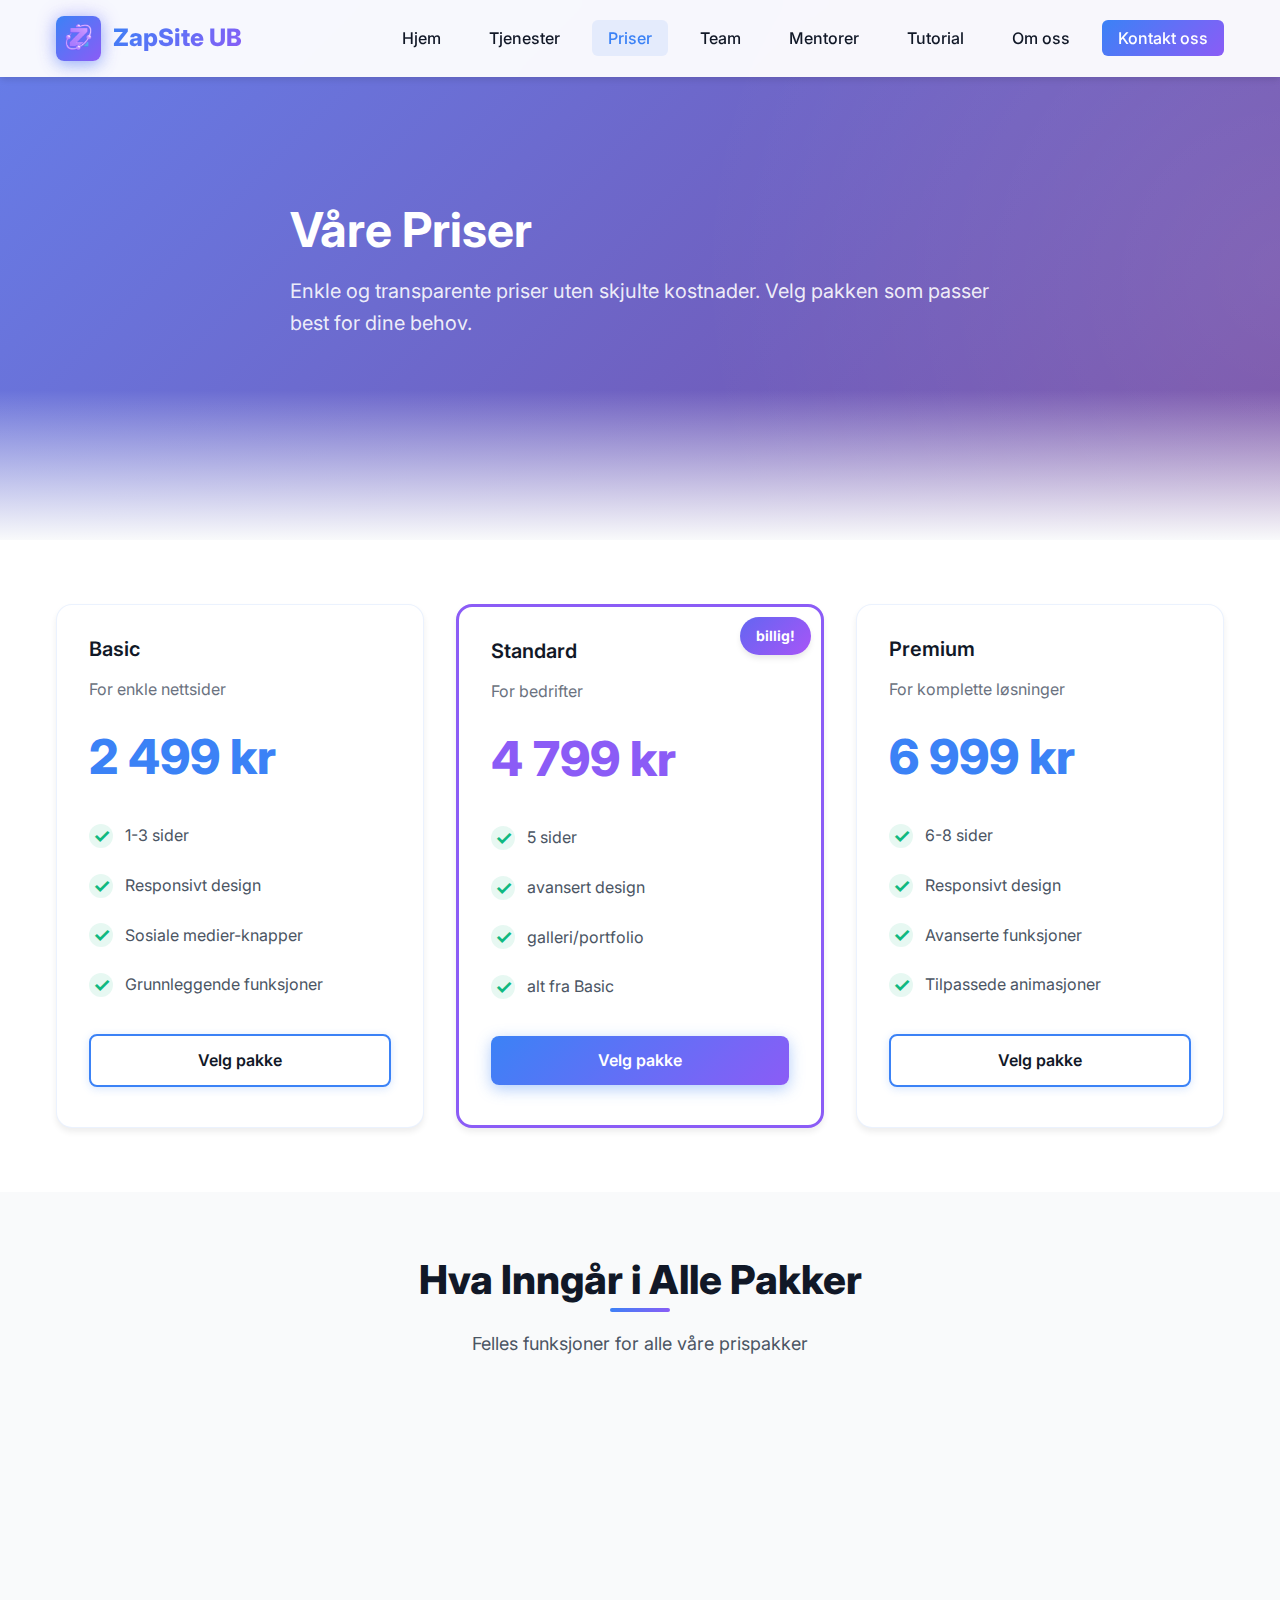
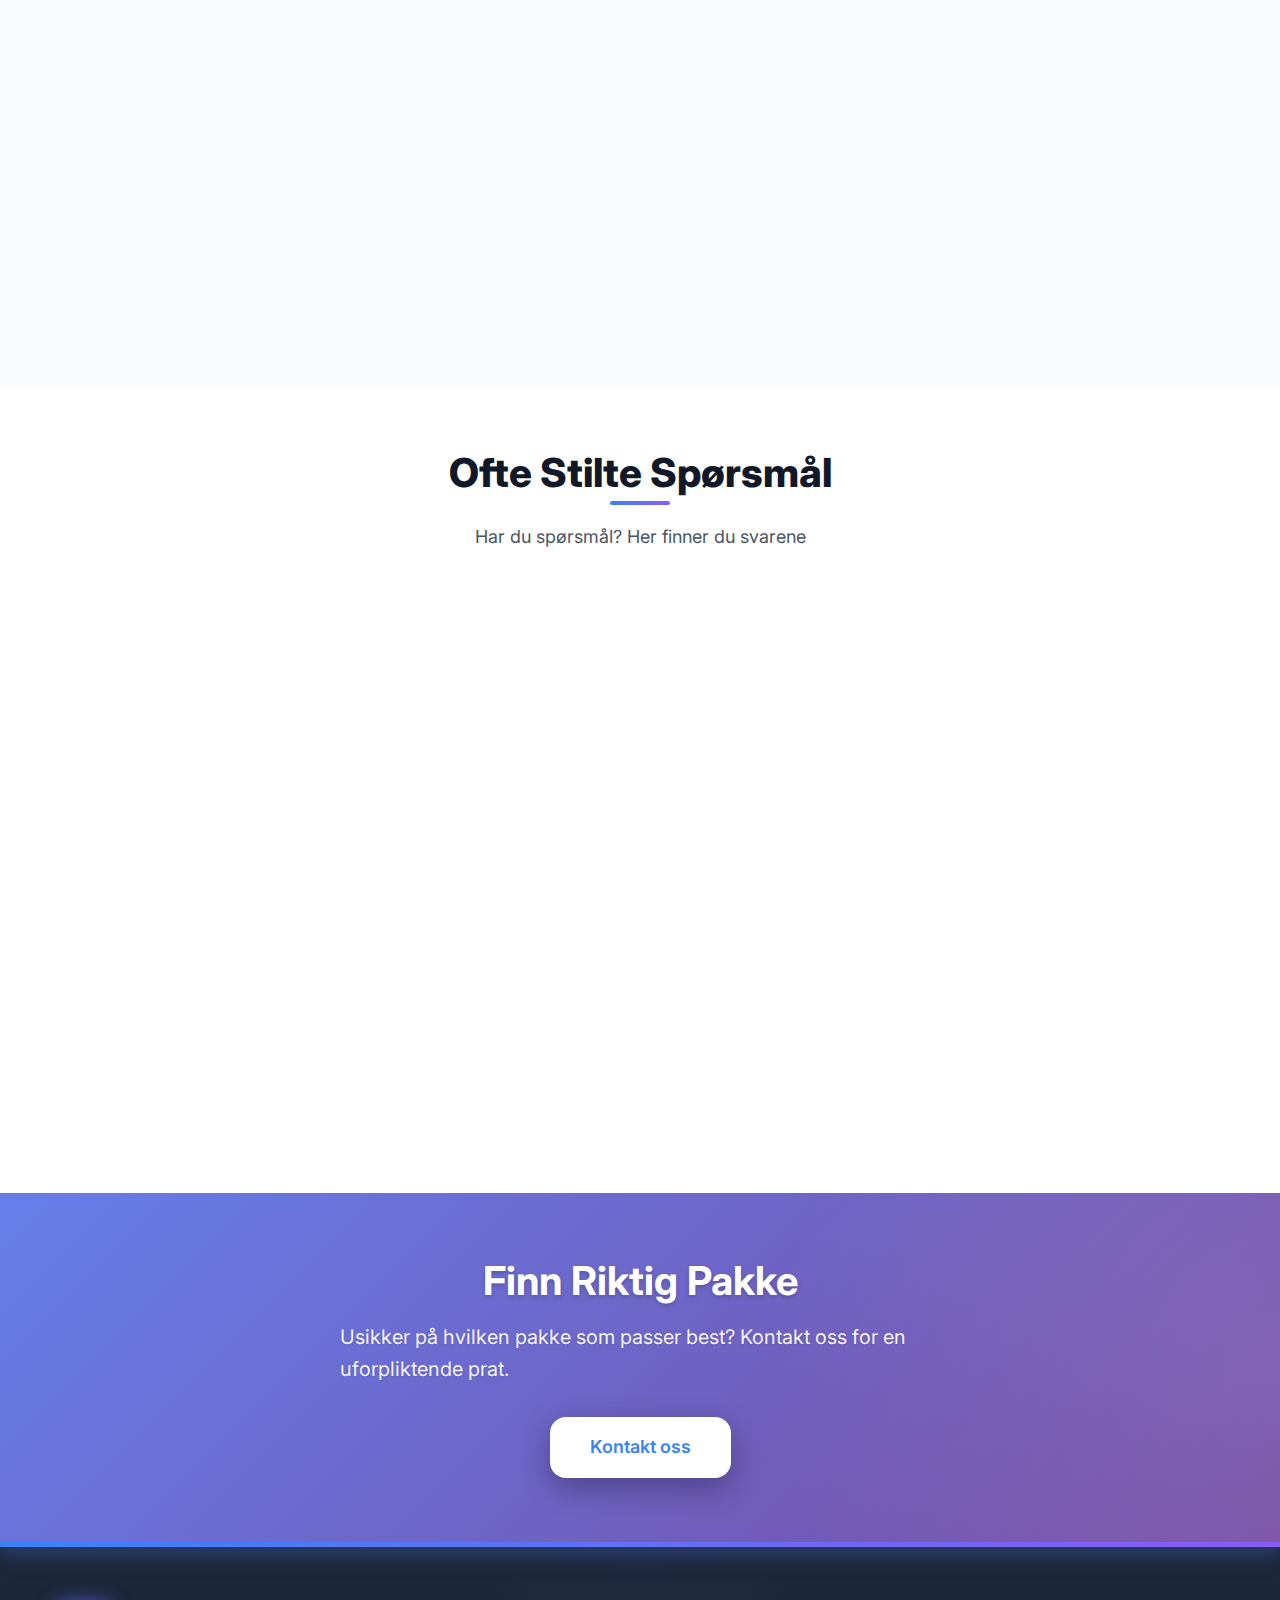
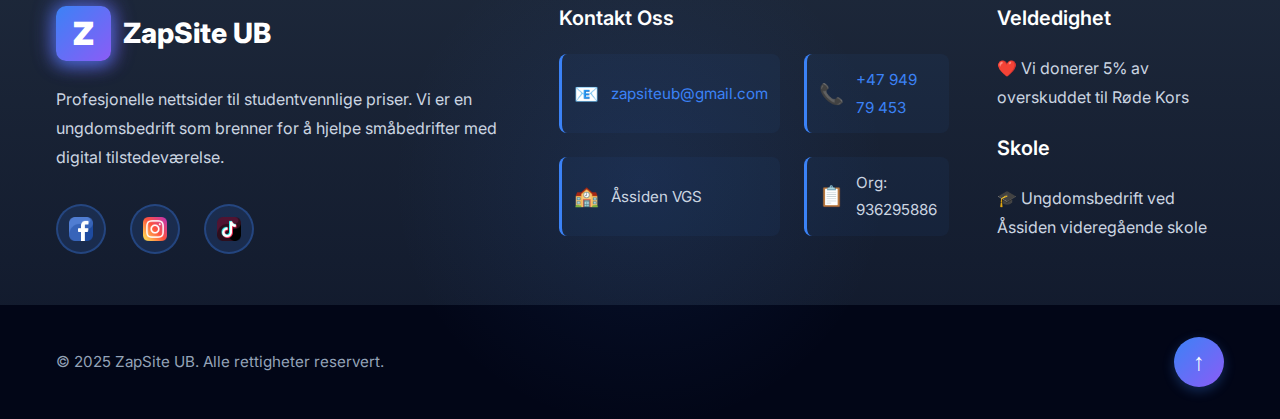
<file: priser.html>
<!DOCTYPE html>
<html lang="no">
<head>
    <meta charset="UTF-8">
    <meta name="viewport" content="width=device-width, initial-scale=1.0">
    <meta name="description" content="Se våre konkurransedyktige priser for nettsider. Basic, Standard og Premium pakker tilpasset ulike behov og budsjett.">
    <meta name="keywords" content="priser, nettsider, webdesign, studentvennlige priser">
    <title>Priser | ZapSite UB</title>
    <link rel="stylesheet" href="global.css">
    <style>
        .pricing-card {
            transition: all 0.4s cubic-bezier(0.4, 0, 0.2, 1);
        }
        
        .pricing-card:hover {
            transform: translateY(-12px) scale(1.02);
            box-shadow: 0 20px 40px rgba(59, 130, 246, 0.2);
        }
        
        .feature-list {
            list-style: none;
            padding: 0;
        }
        
        .feature-list li {
            padding: 0.75rem 0;
            display: flex;
            align-items: center;
            gap: 0.75rem;
            font-size: 1rem;
            color: var(--text-medium);
        }
        
        .feature-list li::before {
            content: '✓';
            color: var(--accent-success);
            font-weight: 700;
            font-size: 1.25rem;
            width: 24px;
            height: 24px;
            background: rgba(16, 185, 129, 0.1);
            border-radius: 50%;
            display: flex;
            align-items: center;
            justify-content: center;
            flex-shrink: 0;
        }
    </style>
<script src="global.js"></script>
</head>
<body>
    <!-- Navigation -->
    <nav class="navbar">
        <div class="nav-container">
            <a href="index.html" class="logo">
                <div class="logo-z-square">
                    <img src="images/hero/zapsite logo.png" alt="ZapSite UB Logo" style="width: 100%; height: 100%; border-radius: 8px; object-fit: cover;">
                </div>
                <span class="logo-text">ZapSite UB</span>
            </a>
            <button class="mobile-menu-toggle">☰</button>
            <ul class="nav-menu">
                <li><a href="index.html">Hjem</a></li>
                <li><a href="tjenester.html">Tjenester</a></li>
                <li><a href="priser.html">Priser</a></li>
                <li><a href="team.html">Team</a></li>
                <li><a href="mentorer.html">Mentorer</a></li>
                <li><a href="tutorial.html">Tutorial</a></li>
                <li><a href="om-oss.html">Om oss</a></li>
                <li><a href="kontakt.html" class="cta-button">Kontakt oss</a></li>
            </ul>
        </div>
    </nav>

    <!-- Page Header -->
    <section class="hero" style="min-height: 60vh;">
        <div class="container text-center">
            <h1 style="color: white; font-size: 3rem; margin-bottom: 1rem;">Våre Priser</h1>
            <p style="color: rgba(255, 255, 255, 0.9); font-size: 1.25rem; max-width: 700px; margin: 0 auto;">Enkle og transparente priser uten skjulte kostnader. Velg pakken som passer best for dine behov.</p>
        </div>
    </section>

    <!-- Pricing Section -->
    <section class="section section-white">
        <div class="container">
            <div class="grid grid-3">
                <!-- Basic Package -->
                <div class="card pricing-card fade-in">
                    <div class="card-header text-center">
                        <h3 class="card-title">Basic</h3>
                        <p style="color: var(--text-light);">For enkle nettsider</p>
                        <div style="font-size: 3rem; font-weight: 800; color: var(--accent-blue); margin: 1rem 0;">2 499 kr</div>
                    </div>
                    <ul class="feature-list" style="margin-bottom: var(--spacing-md);">
                        <li>1-3 sider</li>
                        <li>Responsivt design</li>
                        <li>Sosiale medier-knapper</li>
                        <li>Grunnleggende funksjoner</li>
                    </ul>
                    <div class="card-footer">
                        <a href="kontakt.html" class="btn btn-secondary" style="width: 100%;">Velg pakke</a>
                    </div>
                </div>
                
                <!-- Standard Package - Featured -->
                <div class="card pricing-card fade-in-delay-1" style="position: relative; border: 3px solid var(--accent-purple); transform: scale(1.05);">
                    <div class="badge-popular">billig!</div>
                    <div class="card-header text-center">
                        <h3 class="card-title">Standard</h3>
                        <p style="color: var(--text-light);">For bedrifter</p>
                        <div style="font-size: 3rem; font-weight: 800; color: var(--accent-purple); margin: 1rem 0;">4 799 kr</div>
                    </div>
                    <ul class="feature-list" style="margin-bottom: var(--spacing-md);">
                        <li>5 sider</li>
                        <li>avansert design</li>
                        <li>galleri/portfolio</li>
                        <li>alt fra Basic</li>
                    </ul>
                    <div class="card-footer">
                        <a href="kontakt.html" class="btn btn-primary" style="width: 100%;">Velg pakke</a>
                    </div>
                </div>
                
                <!-- Premium Package -->
                <div class="card pricing-card fade-in-delay-2">
                    <div class="card-header text-center">
                        <h3 class="card-title">Premium</h3>
                        <p style="color: var(--text-light);">For komplette løsninger</p>
                        <div style="font-size: 3rem; font-weight: 800; color: var(--accent-blue); margin: 1rem 0;">6 999 kr</div>
                    </div>
                    <ul class="feature-list" style="margin-bottom: var(--spacing-md);">
                        <li>6-8 sider</li>
                        <li>Responsivt design</li>
                        <li>Avanserte funksjoner</li>
                        <li>Tilpassede animasjoner</li>
                    </ul>
                    <div class="card-footer">
                        <a href="kontakt.html" class="btn btn-secondary" style="width: 100%;">Velg pakke</a>
                    </div>
                </div>
            </div>
        </div>
    </section>

    <!-- What's Included Section -->
    <section class="section section-light">
        <div class="container">
            <div class="section-header">
                <h2>Hva Inngår i Alle Pakker</h2>
                <p>Felles funksjoner for alle våre prispakker</p>
            </div>
            <div class="grid grid-3">
                <div class="card fade-in">
                    <div style="font-size: 2rem; margin-bottom: 1rem;">📱</div>
                    <h3 class="card-title">Responsivt Design</h3>
                    <p class="card-content">Nettsiden fungerer perfekt på alle enheter - mobil, nettbrett og desktop.</p>
                </div>
                <div class="card fade-in-delay-1">
                    <div style="font-size: 2rem; margin-bottom: 1rem;">🔒</div>
                    <h3 class="card-title">Sikkerhet</h3>
                    <p class="card-content">SSL-sertifisering og sikkerhetssjekk for trygg drift av nettsiden.</p>
                </div>
                <div class="card fade-in-delay-2">
                    <div style="font-size: 2rem; margin-bottom: 1rem;">💬</div>
                    <h3 class="card-title">Support</h3>
                    <p class="card-content">Hjelp og support gjennom hele prosessen og etter lansering.</p>
                </div>
                <div class="card fade-in">
                    <div style="font-size: 2rem; margin-bottom: 1rem;">🎨</div>
                    <h3 class="card-title">Profesjonelt Design</h3>
                    <p class="card-content">Moderne og brukervennlig design som representerer bedriften din.</p>
                </div>
                <div class="card fade-in-delay-1">
                    <div style="font-size: 2rem; margin-bottom: 1rem;">📊</div>
                    <h3 class="card-title">Google Analytics</h3>
                    <p class="card-content">Settes opp for å spore trafikk og brukeratferd på nettsiden.</p>
                </div>
                <div class="card fade-in-delay-2">
                    <div style="font-size: 2rem; margin-bottom: 1rem;">🚀</div>
                    <h3 class="card-title">Rask Levering</h3>
                    <p class="card-content">Effektiv prosess med klare tidslinjer for levering.</p>
                </div>
            </div>
        </div>
    </section>

    <!-- FAQ Section -->
    <section class="section section-white">
        <div class="container">
            <div class="section-header">
                <h2>Ofte Stilte Spørsmål</h2>
                <p>Har du spørsmål? Her finner du svarene</p>
            </div>
            <div class="faq-container">
                <div class="faq-item fade-in">
                    <div class="faq-question">
                        <h4>Hva er inkludert i prisene?</h4>
                        <span class="faq-icon">+</span>
                    </div>
                    <div class="faq-answer">
                        <p>Våre priser inkluderer alt som er nevnt under hver pakke. Dette dekker design, utvikling, testing og lansering av nettsiden. Ingen skjulte kostnader.</p>
                    </div>
                </div>
                
                <div class="faq-item fade-in-delay-1">
                    <div class="faq-question">
                        <h4>Hvor lang tid tar det å lage nettsiden?</h4>
                        <span class="faq-icon">+</span>
                    </div>
                    <div class="faq-answer">
                        <p>Leveringstiden varierer avhengig av pakke og prosjektets kompleksitet. Basic-pakken leveres vanligvis innen 1-2 uker, Standard innen 2-3 uker, og Premium innen 3-4 uker. Vi gir deg alltid en estimert tidslinje ved oppstart.</p>
                    </div>
                </div>
                
                <div class="faq-item fade-in-delay-2">
                    <div class="faq-question">
                        <h4>Kan jeg endre innholdet selv etter levering?</h4>
                        <span class="faq-icon">+</span>
                    </div>
                    <div class="faq-answer">
                        <p>Ja, nettsiden leveres med et enkelt administrasjonssystem som lar deg endre tekst, bilder og grunnleggende innhold selv. Vi gir også en gjennomgang av hvordan dette fungerer ved levering.</p>
                    </div>
                </div>
                
                <div class="faq-item fade-in-delay-3">
                    <div class="faq-question">
                        <h4>Hva med hosting og domene?</h4>
                        <span class="faq-icon">+</span>
                    </div>
                    <div class="faq-answer">
                        <p>Hosting og domene er ikke inkludert i prisene, men vi kan hjelpe deg med å sette dette opp. Premium-pakken inkluderer ett års gratis hosting. Vi gir også gjerne råd om hvilke løsninger som passer best for deg.</p>
                    </div>
                </div>
            </div>
        </div>
    </section>

    <!-- CTA Section -->
    <section class="section cta-section">
        <div class="container text-center cta-content">
            <h2>Finn Riktig Pakke</h2>
            <p>Usikker på hvilken pakke som passer best? Kontakt oss for en uforpliktende prat.</p>
            <a href="kontakt.html" class="btn btn-large">Kontakt oss</a>
        </div>
    </section>

    <!-- Footer -->
    <footer class="site-footer">
        <div class="container">
            <div class="footer-content">
                <div class="footer-section">
                    <h3>
                        <div class="footer-logo-z">Z</div>
                        ZapSite UB
                    </h3>
                    <p>Profesjonelle nettsider til studentvennlige priser. Vi er en ungdomsbedrift som brenner for å hjelpe småbedrifter med digital tilstedeværelse.</p>
                    <div class="social-links">
                        <a href="https://www.facebook.com/profile.php?id=61582088922505" target="_blank" rel="noopener" title="Facebook">
                            <img src="images/social/facebook.png" alt="Facebook">
                        </a>
                        <a href="https://www.instagram.com/ZapSiteUB/" target="_blank" rel="noopener" title="Instagram">
                            <img src="images/social/instagram.png" alt="Instagram">
                        </a>
                        <a href="https://www.tiktok.com/@ZapSiteUB" target="_blank" rel="noopener" title="TikTok">
                            <img src="images/social/tiktok.png" alt="TikTok">
                        </a>
                    </div>
                </div>
                <div class="footer-section">
                    <h4>Kontakt Oss</h4>
                    <div class="footer-info-grid">
                        <div class="footer-info-item">
                            <span class="icon">📧</span>
                            <p><a href="mailto:zapsiteub@gmail.com">zapsiteub@gmail.com</a></p>
                        </div>
                        <div class="footer-info-item">
                            <span class="icon">📞</span>
                            <p><a href="tel:+4794979453">+47 949 79 453</a></p>
                        </div>
                        <div class="footer-info-item">
                            <span class="icon">🏫</span>
                            <p>Åssiden VGS</p>
                        </div>
                        <div class="footer-info-item">
                            <span class="icon">📋</span>
                            <p>Org: 936295886</p>
                        </div>
                    </div>
                </div>
                <div class="footer-section">
                    <h4>Veldedighet</h4>
                    <p>❤️ Vi donerer 5% av overskuddet til Røde Kors</p>
                    <h4 style="margin-top: 1.5rem;">Skole</h4>
                    <p>🎓 Ungdomsbedrift ved Åssiden videregående skole</p>
                </div>
            </div>
        </div>
        <div class="footer-bottom">
            <div class="container">
                <div class="footer-bottom-content">
                    <p>© 2025 ZapSite UB. Alle rettigheter reservert.</p>
                    <button class="back-to-top" onclick="window.scrollTo({top: 0, behavior: 'smooth'})" title="Tilbake til toppen">
                        ↑
                    </button>
                </div>
            </div>
        </div>
    </footer>

    <script src="global.js"></script>
</body>
</html>
</file>
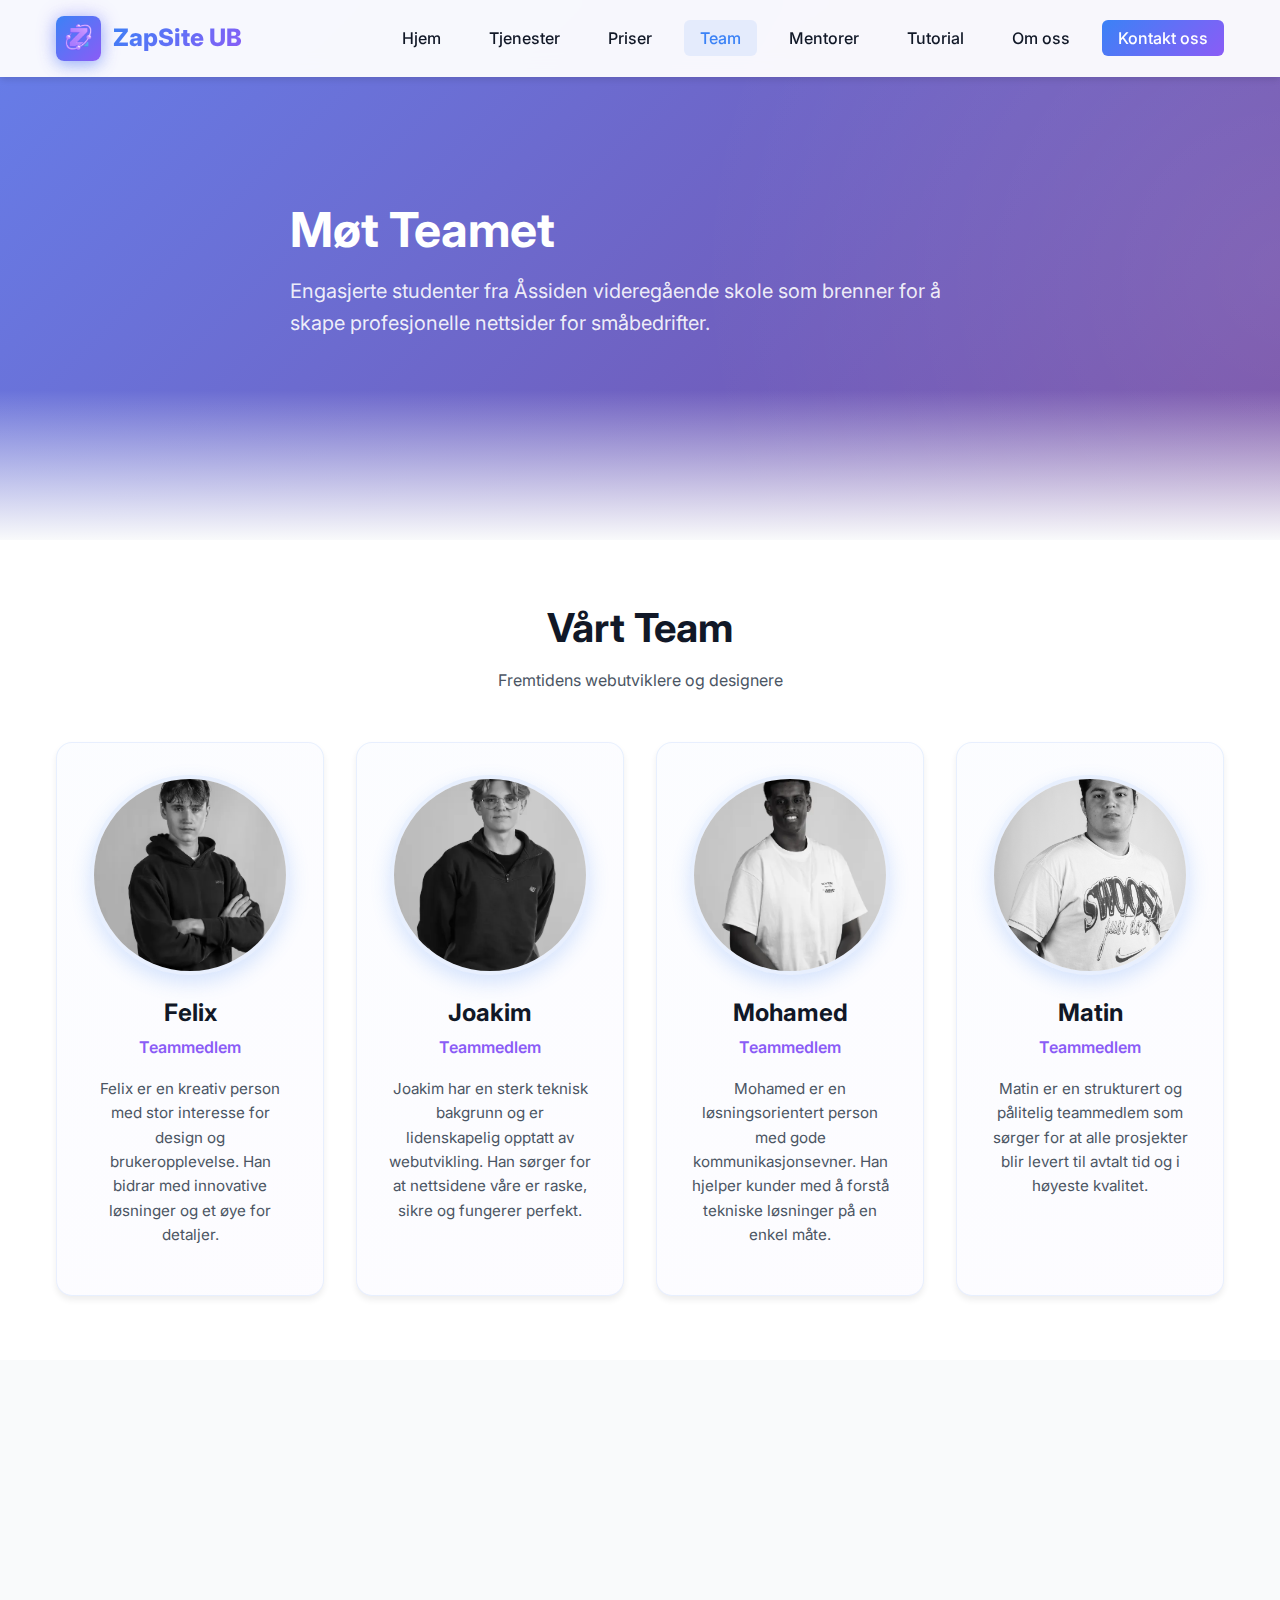
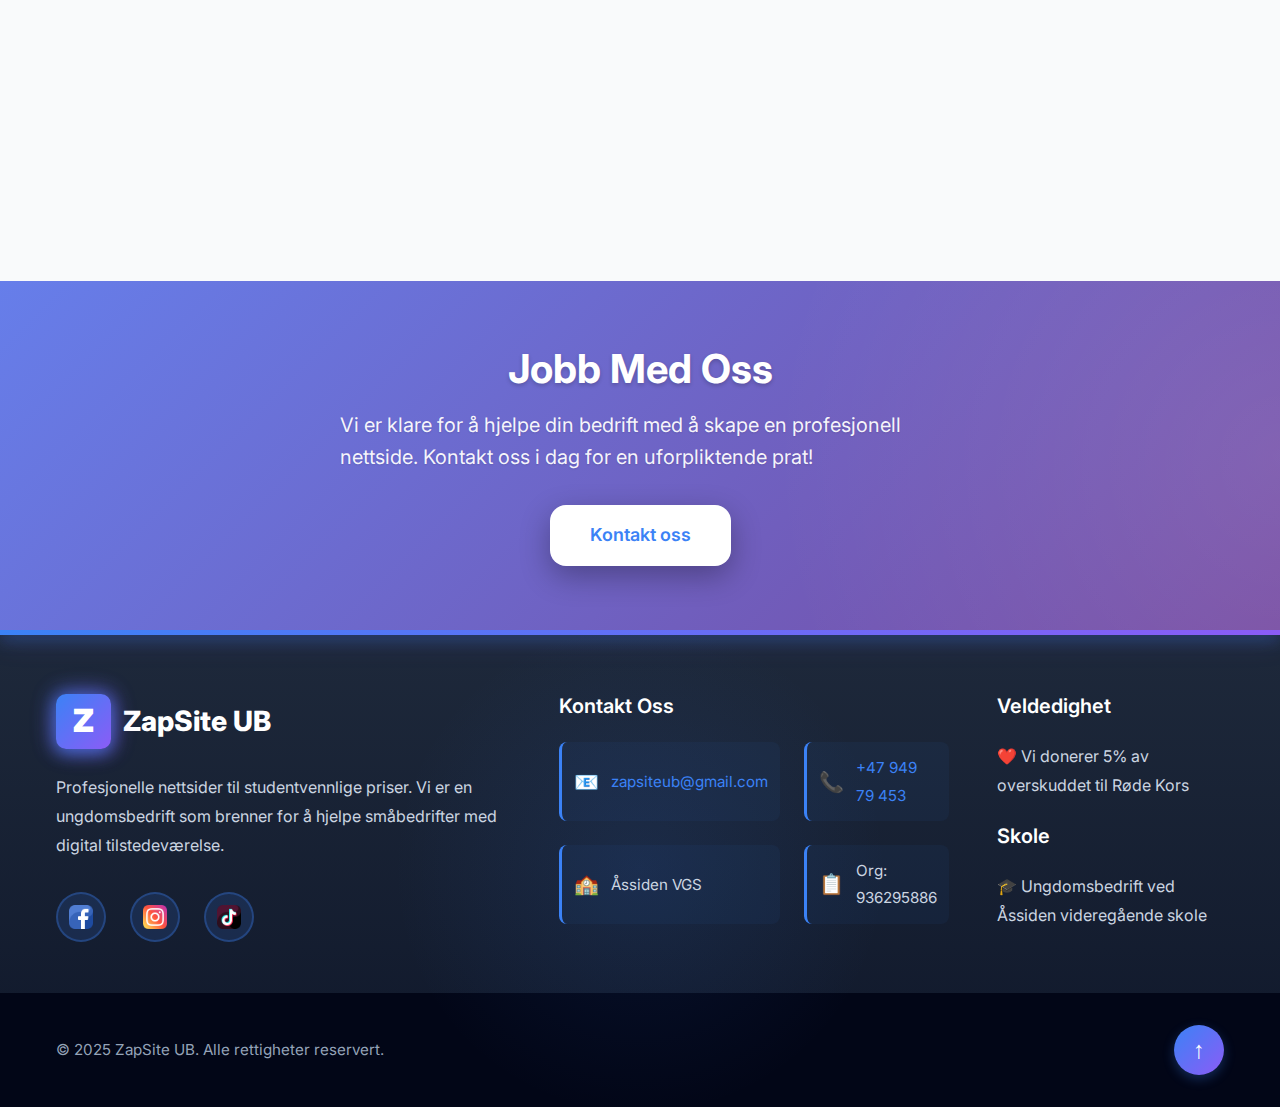
<file: team.html>
<!DOCTYPE html>
<html lang="no">
<head>
    <meta charset="UTF-8">
    <meta name="viewport" content="width=device-width, initial-scale=1.0">
    <meta name="description" content="Møt teamet bak ZapSite UB. Felix, Joakim, Mohamed og Matin - engasjerte studenter som skaper profesjonelle nettsider.">
    <meta name="keywords" content="team, ZapSite UB, studenter, ungdomsbedrift">
    <title>Team | ZapSite UB</title>
    <link rel="stylesheet" href="global.css">
    <style>
        .team-card {
            text-align: center;
            transition: all 0.4s cubic-bezier(0.4, 0, 0.2, 1);
            position: relative;
            background: linear-gradient(135deg, rgba(59, 130, 246, 0.02) 0%, rgba(139, 92, 246, 0.02) 100%);
        }
        
        .team-card:hover {
            transform: translateY(-12px) scale(1.02);
            box-shadow: 0 20px 40px rgba(59, 130, 246, 0.2);
            background: linear-gradient(135deg, rgba(59, 130, 246, 0.05) 0%, rgba(139, 92, 246, 0.05) 100%);
        }
        
        .team-image-container {
            width: 200px;
            height: 200px;
            margin: 0 auto 1.5rem;
            border-radius: 50%;
            overflow: hidden;
            position: relative;
            box-shadow: 0 8px 20px rgba(59, 130, 246, 0.2);
            border: 4px solid rgba(59, 130, 246, 0.1);
            transition: all var(--transition-normal);
        }
        
        .team-card:hover .team-image-container {
            box-shadow: 0 12px 30px rgba(59, 130, 246, 0.3);
            border-color: rgba(59, 130, 246, 0.3);
            transform: scale(1.05);
        }
        
        .team-image-regular,
        .team-image-hover {
            width: 100%;
            height: 100%;
            object-fit: cover;
            position: absolute;
            top: 0;
            left: 0;
            transition: opacity var(--transition-normal);
        }
        
        .team-image-regular {
            opacity: 1;
        }
        
        .team-image-hover {
            opacity: 0;
        }
        
        .team-card:hover .team-image-regular {
            opacity: 0;
        }
        
        .team-card:hover .team-image-hover {
            opacity: 1;
        }
        
        .team-name {
            font-size: 1.5rem;
            font-weight: 700;
            color: var(--text-dark);
            margin-bottom: 0.5rem;
        }
        
        .team-role {
            color: var(--accent-purple);
            font-weight: 600;
            margin-bottom: 1rem;
        }
        
        .team-description {
            color: var(--text-medium);
            font-size: 0.95rem;
            line-height: 1.6;
        }
        
        .team-section-header {
            text-align: center;
            margin-bottom: var(--spacing-xl);
        }
        
        .team-section-header h2 {
            font-size: 2.5rem;
            margin-bottom: 1rem;
        }
    </style>
<script src="global.js"></script>
</head>
<body>
    <!-- Navigation -->
    <nav class="navbar">
        <div class="nav-container">
            <a href="index.html" class="logo">
                <div class="logo-z-square">
                    <img src="images/hero/zapsite logo.png" alt="ZapSite UB Logo" style="width: 100%; height: 100%; border-radius: 8px; object-fit: cover;">
                </div>
                <span class="logo-text">ZapSite UB</span>
            </a>
            <button class="mobile-menu-toggle">☰</button>
            <ul class="nav-menu">
                <li><a href="index.html">Hjem</a></li>
                <li><a href="tjenester.html">Tjenester</a></li>
                <li><a href="priser.html">Priser</a></li>
                <li><a href="team.html">Team</a></li>
                <li><a href="mentorer.html">Mentorer</a></li>
                <li><a href="tutorial.html">Tutorial</a></li>
                <li><a href="om-oss.html">Om oss</a></li>
                <li><a href="kontakt.html" class="cta-button">Kontakt oss</a></li>
            </ul>
        </div>
    </nav>

    <!-- Page Header -->
    <section class="hero" style="min-height: 60vh;">
        <div class="container text-center">
            <h1 style="color: white; font-size: 3rem; margin-bottom: 1rem;">Møt Teamet</h1>
            <p style="color: rgba(255, 255, 255, 0.9); font-size: 1.25rem; max-width: 700px; margin: 0 auto;">Engasjerte studenter fra Åssiden videregående skole som brenner for å skape profesjonelle nettsider for småbedrifter.</p>
        </div>
    </section>

    <!-- Team Section -->
    <section class="section section-white">
        <div class="container">
            <div class="team-section-header">
                <h2>Vårt Team</h2>
                <p>Fremtidens webutviklere og designere</p>
            </div>
            <div class="grid grid-4">
                <!-- Felix -->
                <div class="card team-card fade-in">
                    <div class="team-image-container">
                        <img src="images/team/Felix.webp" alt="Felix - ZapSite UB Team" class="team-image-regular">
                        <img src="images/team/Felix_hover.webp" alt="Felix - ZapSite UB Team Hover" class="team-image-hover">
                    </div>
                    <h3 class="team-name">Felix</h3>
                    <p class="team-role">Teammedlem</p>
                    <p class="team-description">Felix er en kreativ person med stor interesse for design og brukeropplevelse. Han bidrar med innovative løsninger og et øye for detaljer.</p>
                </div>
                
                <!-- Joakim -->
                <div class="card team-card fade-in-delay-1">
                    <div class="team-image-container">
                        <img src="images/team/Joakim.webp" alt="Joakim - ZapSite UB Team" class="team-image-regular">
                        <img src="images/team/Joakim_hover.webp" alt="Joakim - ZapSite UB Team Hover" class="team-image-hover">
                    </div>
                    <h3 class="team-name">Joakim</h3>
                    <p class="team-role">Teammedlem</p>
                    <p class="team-description">Joakim har en sterk teknisk bakgrunn og er lidenskapelig opptatt av webutvikling. Han sørger for at nettsidene våre er raske, sikre og fungerer perfekt.</p>
                </div>
                
                <!-- Mohamed -->
                <div class="card team-card fade-in-delay-2">
                    <div class="team-image-container">
                        <img src="images/team/Mohamed.webp" alt="Mohamed - ZapSite UB Team" class="team-image-regular">
                        <img src="images/team/Mohamed_hover.webp" alt="Mohamed - ZapSite UB Team Hover" class="team-image-hover">
                    </div>
                    <h3 class="team-name">Mohamed</h3>
                    <p class="team-role">Teammedlem</p>
                    <p class="team-description">Mohamed er en løsningsorientert person med gode kommunikasjonsevner. Han hjelper kunder med å forstå tekniske løsninger på en enkel måte.</p>
                </div>
                
                <!-- Matin -->
                <div class="card team-card fade-in-delay-3">
                    <div class="team-image-container">
                        <img src="images/team/Matin.jpg" alt="Matin - ZapSite UB Team" class="team-image-regular">
                        <img src="images/team/Matin_hover.webp" alt="Matin - ZapSite UB Team Hover" class="team-image-hover">
                    </div>
                    <h3 class="team-name">Matin</h3>
                    <p class="team-role">Teammedlem</p>
                    <p class="team-description">Matin er en strukturert og pålitelig teammedlem som sørger for at alle prosjekter blir levert til avtalt tid og i høyeste kvalitet.</p>
                </div>
            </div>
        </div>
    </section>

    <!-- About Our Work -->
    <section class="section section-light">
        <div class="container">
            <div class="grid grid-2" style="align-items: center;">
                <div class="fade-in">
                    <h2>Hvordan Vi Jobber</h2>
                    <p>Som en ungdomsbedrift fra Åssiden videregående skole lærer vi om entreprenørskap i praksis. Vi kombinerer teoretisk kunnskap med praktisk erfaring for å levere profesjonelle løsninger.</p>
                    <p>Vårt team arbeider tett sammen med mentorer fra bransjen for å sikre høyeste kvalitet i alle våre prosjekter. Vi er lærevillige, engasjerte og klar for å hjelpe din bedrift med å lykkes på nettet.</p>
                    <div style="margin-top: var(--spacing-lg);">
                        <div style="display: flex; gap: var(--spacing-md); flex-wrap: wrap;">
                            <span class="badge badge-primary">Webdesign</span>
                            <span class="badge badge-primary">Utvikling</span>
                            <span class="badge badge-primary">Kundeservice</span>
                            <span class="badge badge-primary">Prosjektledelse</span>
                        </div>
                    </div>
                </div>
                <div class="text-center fade-in-delay-1">
                    <div style="background: white; padding: 2rem; border-radius: var(--radius-lg); box-shadow: var(--shadow-lg);">
                        <div style="font-size: 5rem; margin-bottom: 1rem;">🎓</div>
                        <h3 style="color: var(--accent-purple); margin-bottom: 1rem;">Ungdomsbedrift</h3>
                        <p style="color: var(--text-medium);">Vi er en del av Ungdomsbedrift-programmet som lærer unge mennesker entreprenørskap og bedriftsdrift i praksis.</p>
                        <a href="om-oss.html" class="btn btn-primary" style="margin-top: 1rem;">Les mer om oss</a>
                    </div>
                </div>
            </div>
        </div>
    </section>

    <!-- CTA Section -->
    <section class="section cta-section">
        <div class="container text-center cta-content">
            <h2>Jobb Med Oss</h2>
            <p>Vi er klare for å hjelpe din bedrift med å skape en profesjonell nettside. Kontakt oss i dag for en uforpliktende prat!</p>
            <a href="kontakt.html" class="btn btn-large">Kontakt oss</a>
        </div>
    </section>

    <!-- Footer -->
    <footer class="site-footer">
        <div class="container">
            <div class="footer-content">
                <div class="footer-section">
                    <h3>
                        <div class="footer-logo-z">Z</div>
                        ZapSite UB
                    </h3>
                    <p>Profesjonelle nettsider til studentvennlige priser. Vi er en ungdomsbedrift som brenner for å hjelpe småbedrifter med digital tilstedeværelse.</p>
                    <div class="social-links">
                        <a href="https://www.facebook.com/profile.php?id=61582088922505" target="_blank" rel="noopener" title="Facebook">
                            <img src="images/social/facebook.png" alt="Facebook">
                        </a>
                        <a href="https://www.instagram.com/ZapSiteUB/" target="_blank" rel="noopener" title="Instagram">
                            <img src="images/social/instagram.png" alt="Instagram">
                        </a>
                        <a href="https://www.tiktok.com/@ZapSiteUB" target="_blank" rel="noopener" title="TikTok">
                            <img src="images/social/tiktok.png" alt="TikTok">
                        </a>
                    </div>
                </div>
                <div class="footer-section">
                    <h4>Kontakt Oss</h4>
                    <div class="footer-info-grid">
                        <div class="footer-info-item">
                            <span class="icon">📧</span>
                            <p><a href="mailto:zapsiteub@gmail.com">zapsiteub@gmail.com</a></p>
                        </div>
                        <div class="footer-info-item">
                            <span class="icon">📞</span>
                            <p><a href="tel:+4794979453">+47 949 79 453</a></p>
                        </div>
                        <div class="footer-info-item">
                            <span class="icon">🏫</span>
                            <p>Åssiden VGS</p>
                        </div>
                        <div class="footer-info-item">
                            <span class="icon">📋</span>
                            <p>Org: 936295886</p>
                        </div>
                    </div>
                </div>
                <div class="footer-section">
                    <h4>Veldedighet</h4>
                    <p>❤️ Vi donerer 5% av overskuddet til Røde Kors</p>
                    <h4 style="margin-top: 1.5rem;">Skole</h4>
                    <p>🎓 Ungdomsbedrift ved Åssiden videregående skole</p>
                </div>
            </div>
        </div>
        <div class="footer-bottom">
            <div class="container">
                <div class="footer-bottom-content">
                    <p>© 2025 ZapSite UB. Alle rettigheter reservert.</p>
                    <button class="back-to-top" onclick="window.scrollTo({top: 0, behavior: 'smooth'})" title="Tilbake til toppen">
                        ↑
                    </button>
                </div>
            </div>
        </div>
    </footer>

    <script src="global.js"></script>
</body>
</html>
</file>
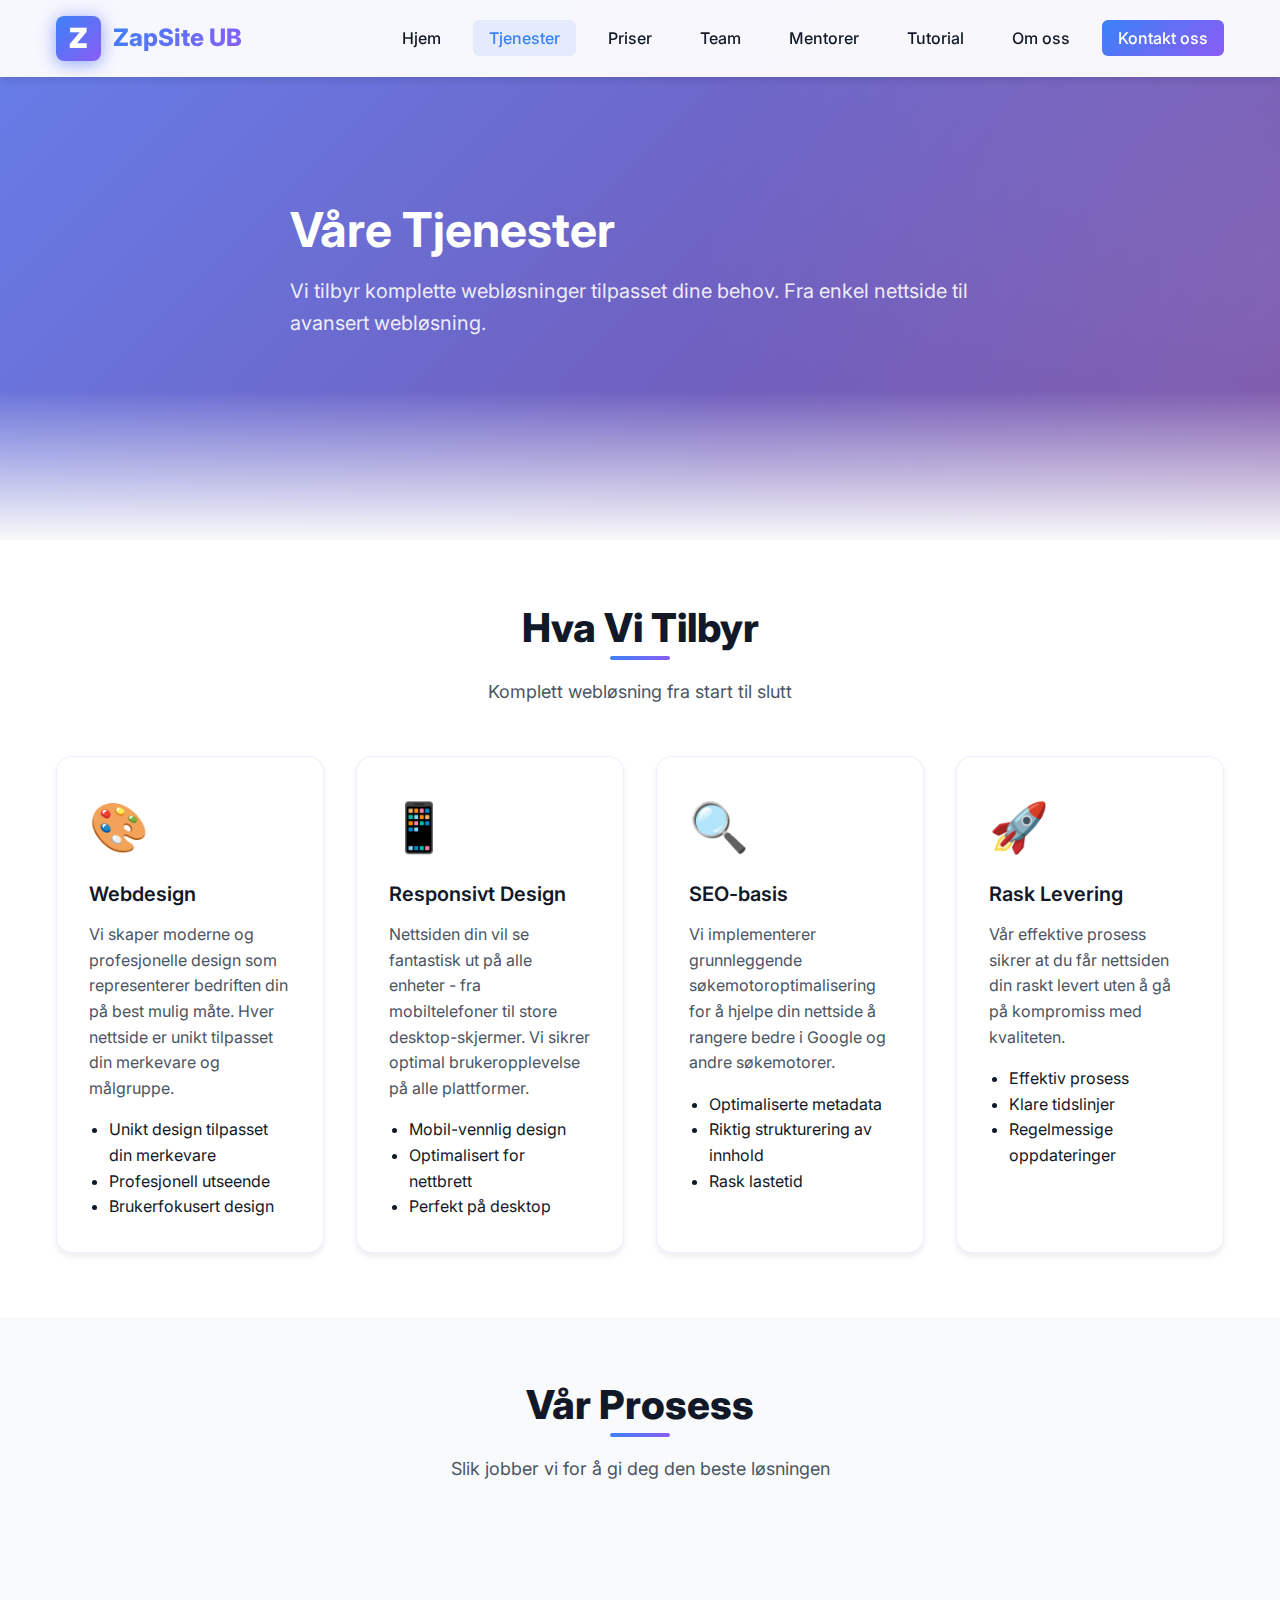
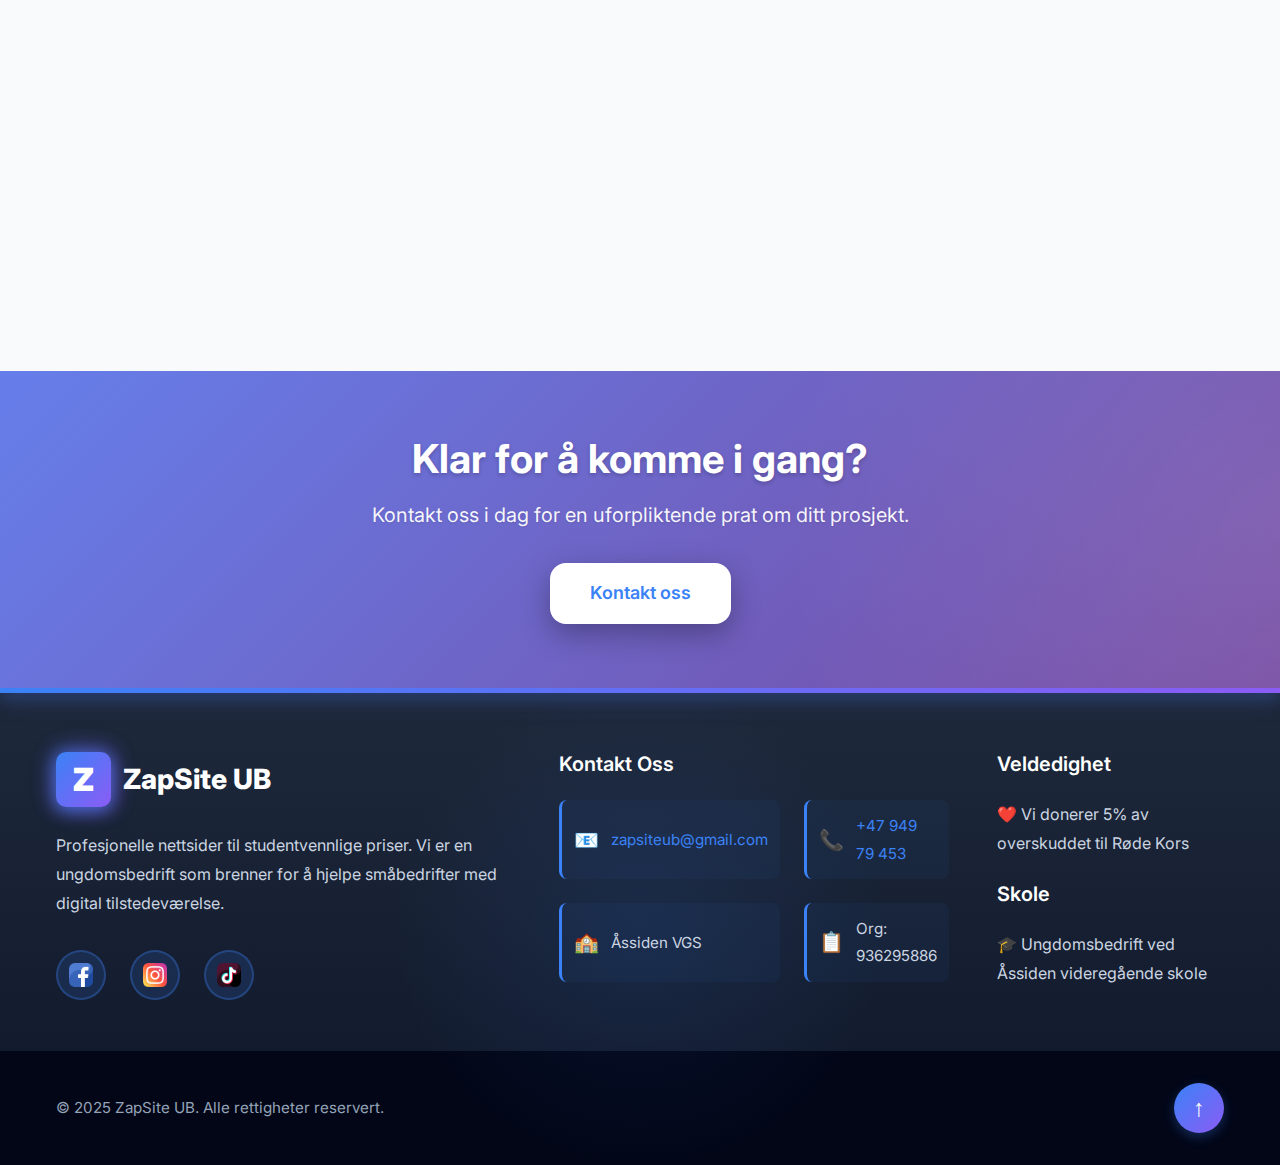
<file: tjenester.html>
<!DOCTYPE html>
<html lang="no">
<head>
    <meta charset="UTF-8">
    <meta name="viewport" content="width=device-width, initial-scale=1.0">
    <meta name="description" content="ZapSite UB tilbyr profesjonelle webdesign-tjenester inkludert responsivt design, SEO-basis og rask levering.">
    <meta name="keywords" content="webdesign, responsive design, SEO, nettsider, tjenester">
    <title>Tjenester | ZapSite UB</title>
    <link rel="stylesheet" href="global.css">
<script src="global.js"></script>
</head>
<body>
    <!-- Navigation -->
    <nav class="navbar">
        <div class="nav-container">
            <a href="index.html" class="logo">
                <div class="logo-z-square">Z</div>
                <span class="logo-text">ZapSite UB</span>
            </a>
            <button class="mobile-menu-toggle">☰</button>
            <ul class="nav-menu">
                <li><a href="index.html">Hjem</a></li>
                <li><a href="tjenester.html">Tjenester</a></li>
                <li><a href="priser.html">Priser</a></li>
                <li><a href="team.html">Team</a></li>
                <li><a href="mentorer.html">Mentorer</a></li>
                <li><a href="tutorial.html">Tutorial</a></li>
                <li><a href="om-oss.html">Om oss</a></li>
                <li><a href="kontakt.html" class="cta-button">Kontakt oss</a></li>
            </ul>
        </div>
    </nav>

    <!-- Page Header -->
    <section class="hero" style="min-height: 60vh;">
        <div class="container text-center">
            <h1 style="color: white; font-size: 3rem; margin-bottom: 1rem;">Våre Tjenester</h1>
            <p style="color: rgba(255, 255, 255, 0.9); font-size: 1.25rem; max-width: 700px; margin: 0 auto;">Vi tilbyr komplette webløsninger tilpasset dine behov. Fra enkel nettside til avansert webløsning.</p>
        </div>
    </section>

    <!-- Services Section -->
    <section class="section section-white">
        <div class="container">
            <div class="section-header">
                <h2>Hva Vi Tilbyr</h2>
                <p>Komplett webløsning fra start til slutt</p>
            </div>
            <div class="grid grid-4">
                <div class="card fade-in">
                    <div style="font-size: 3rem; margin-bottom: 1rem;">🎨</div>
                    <h3 class="card-title">Webdesign</h3>
                    <p class="card-content">Vi skaper moderne og profesjonelle design som representerer bedriften din på best mulig måte. Hver nettside er unikt tilpasset din merkevare og målgruppe.</p>
                    <ul style="margin-top: 1rem; padding-left: 1.25rem;">
                        <li>Unikt design tilpasset din merkevare</li>
                        <li>Profesjonell utseende</li>
                        <li>Brukerfokusert design</li>
                    </ul>
                </div>
                <div class="card fade-in-delay-1">
                    <div style="font-size: 3rem; margin-bottom: 1rem;">📱</div>
                    <h3 class="card-title">Responsivt Design</h3>
                    <p class="card-content">Nettsiden din vil se fantastisk ut på alle enheter - fra mobiltelefoner til store desktop-skjermer. Vi sikrer optimal brukeropplevelse på alle plattformer.</p>
                    <ul style="margin-top: 1rem; padding-left: 1.25rem;">
                        <li>Mobil-vennlig design</li>
                        <li>Optimalisert for nettbrett</li>
                        <li>Perfekt på desktop</li>
                    </ul>
                </div>
                <div class="card fade-in-delay-2">
                    <div style="font-size: 3rem; margin-bottom: 1rem;">🔍</div>
                    <h3 class="card-title">SEO-basis</h3>
                    <p class="card-content">Vi implementerer grunnleggende søkemotoroptimalisering for å hjelpe din nettside å rangere bedre i Google og andre søkemotorer.</p>
                    <ul style="margin-top: 1rem; padding-left: 1.25rem;">
                        <li>Optimaliserte metadata</li>
                        <li>Riktig strukturering av innhold</li>
                        <li>Rask lastetid</li>
                    </ul>
                </div>
                <div class="card fade-in-delay-3">
                    <div style="font-size: 3rem; margin-bottom: 1rem;">🚀</div>
                    <h3 class="card-title">Rask Levering</h3>
                    <p class="card-content">Vår effektive prosess sikrer at du får nettsiden din raskt levert uten å gå på kompromiss med kvaliteten.</p>
                    <ul style="margin-top: 1rem; padding-left: 1.25rem;">
                        <li>Effektiv prosess</li>
                        <li>Klare tidslinjer</li>
                        <li>Regelmessige oppdateringer</li>
                    </ul>
                </div>
            </div>
        </div>
    </section>

    <!-- Process Section -->
    <section class="section section-light">
        <div class="container">
            <div class="section-header">
                <h2>Vår Prosess</h2>
                <p>Slik jobber vi for å gi deg den beste løsningen</p>
            </div>
            <div style="max-width: 900px; margin: 0 auto;">
                <div class="grid grid-2" style="gap: var(--spacing-xl);">
                    <!-- Step 1 -->
                    <div class="fade-in">
                        <div style="display: flex; gap: var(--spacing-md);">
                            <div style="flex-shrink: 0;">
                                <div style="width: 60px; height: 60px; background: var(--gradient-primary); border-radius: 50%; display: flex; align-items: center; justify-content: center; color: white; font-weight: 700; font-size: 1.5rem;">1</div>
                            </div>
                            <div>
                                <h3 style="color: var(--accent-purple);">Konsultasjon</h3>
                                <p>Vi starter med en grundig samtale for å forstå dine behov, mål og ønsker for nettsiden. Vi diskuterer funksjonalitet, designpreferanser og budsjett.</p>
                            </div>
                        </div>
                    </div>
                    
                    <!-- Step 2 -->
                    <div class="fade-in-delay-1">
                        <div style="display: flex; gap: var(--spacing-md);">
                            <div style="flex-shrink: 0;">
                                <div style="width: 60px; height: 60px; background: var(--gradient-primary); border-radius: 50%; display: flex; align-items: center; justify-content: center; color: white; font-weight: 700; font-size: 1.5rem;">2</div>
                            </div>
                            <div>
                                <h3 style="color: var(--accent-purple);">Design & Planlegging</h3>
                                <p>Basert på konsultasjonen lager vi designskisser og en detaljert plan for prosjektet. Du får se og godkjenne designet før vi starter utvikling.</p>
                            </div>
                        </div>
                    </div>
                    
                    <!-- Step 3 -->
                    <div class="fade-in-delay-2">
                        <div style="display: flex; gap: var(--spacing-md);">
                            <div style="flex-shrink: 0;">
                                <div style="width: 60px; height: 60px; background: var(--gradient-primary); border-radius: 50%; display: flex; align-items: center; justify-content: center; color: white; font-weight: 700; font-size: 1.5rem;">3</div>
                            </div>
                            <div>
                                <h3 style="color: var(--accent-purple);">Utvikling</h3>
                                <p>Vi bygger nettsiden din med moderne teknologier og beste praksis. Nettsiden blir responsiv, rask og brukervennlig.</p>
                            </div>
                        </div>
                    </div>
                    
                    <!-- Step 4 -->
                    <div class="fade-in-delay-3">
                        <div style="display: flex; gap: var(--spacing-md);">
                            <div style="flex-shrink: 0;">
                                <div style="width: 60px; height: 60px; background: var(--gradient-primary); border-radius: 50%; display: flex; align-items: center; justify-content: center; color: white; font-weight: 700; font-size: 1.5rem;">4</div>
                            </div>
                            <div>
                                <h3 style="color: var(--accent-purple);">Testing & Lansering</h3>
                                <p>Vi tester nettsiden grundig på forskjellige enheter og nettlesere før lansering. Etter godkjenning hjelper vi deg med å sette nettsiden live.</p>
                            </div>
                        </div>
                    </div>
                </div>
            </div>
        </div>
    </section>

    <!-- CTA Section -->
    <section class="section cta-section">
        <div class="container text-center cta-content">
            <h2>Klar for å komme i gang?</h2>
            <p>Kontakt oss i dag for en uforpliktende prat om ditt prosjekt.</p>
            <a href="kontakt.html" class="btn btn-large">Kontakt oss</a>
        </div>
    </section>

    <!-- Footer -->
    <footer class="site-footer">
        <div class="container">
            <div class="footer-content">
                <div class="footer-section">
                    <h3>
                        <div class="footer-logo-z">Z</div>
                        ZapSite UB
                    </h3>
                    <p>Profesjonelle nettsider til studentvennlige priser. Vi er en ungdomsbedrift som brenner for å hjelpe småbedrifter med digital tilstedeværelse.</p>
                    <div class="social-links">
                        <a href="https://www.facebook.com/profile.php?id=61582088922505" target="_blank" rel="noopener" title="Facebook">
                            <img src="images/social/facebook.png" alt="Facebook">
                        </a>
                        <a href="https://www.instagram.com/ZapSiteUB/" target="_blank" rel="noopener" title="Instagram">
                            <img src="images/social/instagram.png" alt="Instagram">
                        </a>
                        <a href="https://www.tiktok.com/@ZapSiteUB" target="_blank" rel="noopener" title="TikTok">
                            <img src="images/social/tiktok.png" alt="TikTok">
                        </a>
                    </div>
                </div>
                <div class="footer-section">
                    <h4>Kontakt Oss</h4>
                    <div class="footer-info-grid">
                        <div class="footer-info-item">
                            <span class="icon">📧</span>
                            <p><a href="mailto:zapsiteub@gmail.com">zapsiteub@gmail.com</a></p>
                        </div>
                        <div class="footer-info-item">
                            <span class="icon">📞</span>
                            <p><a href="tel:+4794979453">+47 949 79 453</a></p>
                        </div>
                        <div class="footer-info-item">
                            <span class="icon">🏫</span>
                            <p>Åssiden VGS</p>
                        </div>
                        <div class="footer-info-item">
                            <span class="icon">📋</span>
                            <p>Org: 936295886</p>
                        </div>
                    </div>
                </div>
                <div class="footer-section">
                    <h4>Veldedighet</h4>
                    <p>❤️ Vi donerer 5% av overskuddet til Røde Kors</p>
                    <h4 style="margin-top: 1.5rem;">Skole</h4>
                    <p>🎓 Ungdomsbedrift ved Åssiden videregående skole</p>
                </div>
            </div>
        </div>
        <div class="footer-bottom">
            <div class="container">
                <div class="footer-bottom-content">
                    <p>© 2025 ZapSite UB. Alle rettigheter reservert.</p>
                    <button class="back-to-top" onclick="window.scrollTo({top: 0, behavior: 'smooth'})" title="Tilbake til toppen">
                        ↑
                    </button>
                </div>
            </div>
        </div>
    </footer>

    <script src="global.js"></script>
</body>
</html>
</file>
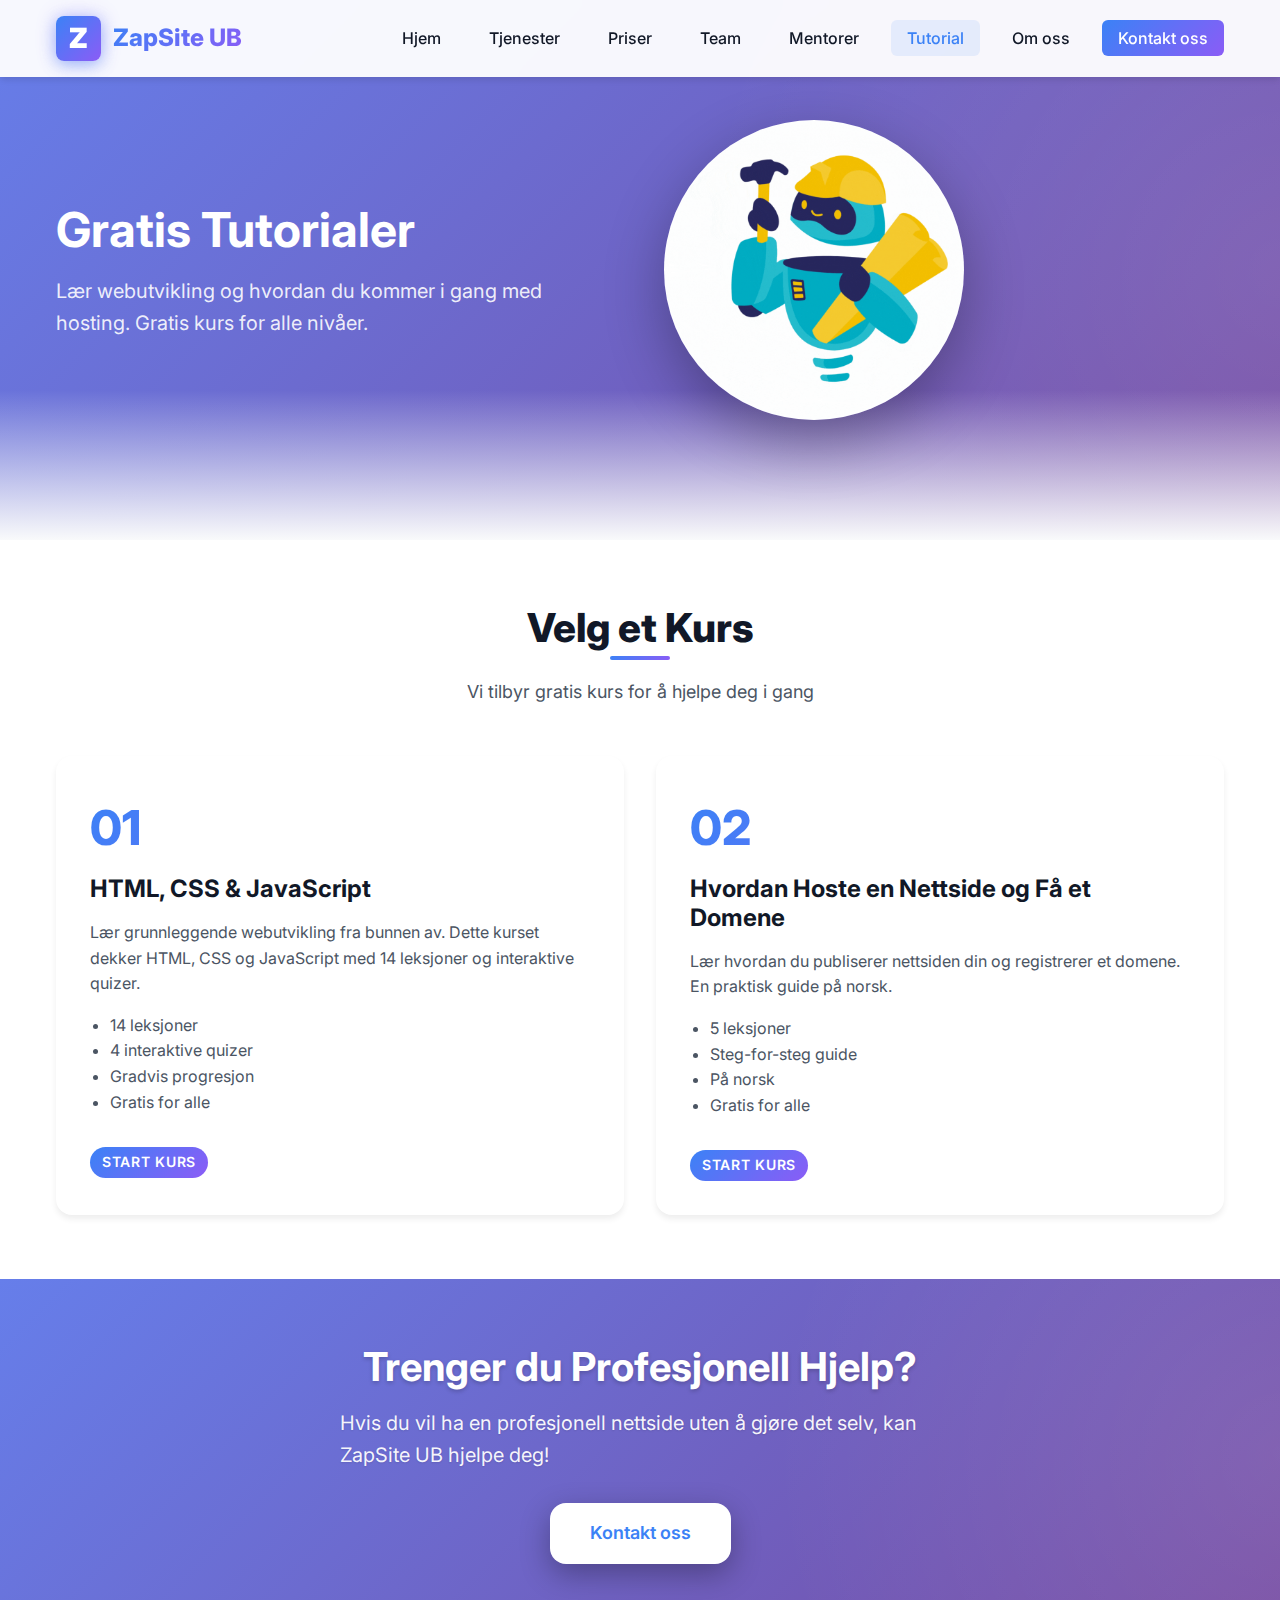
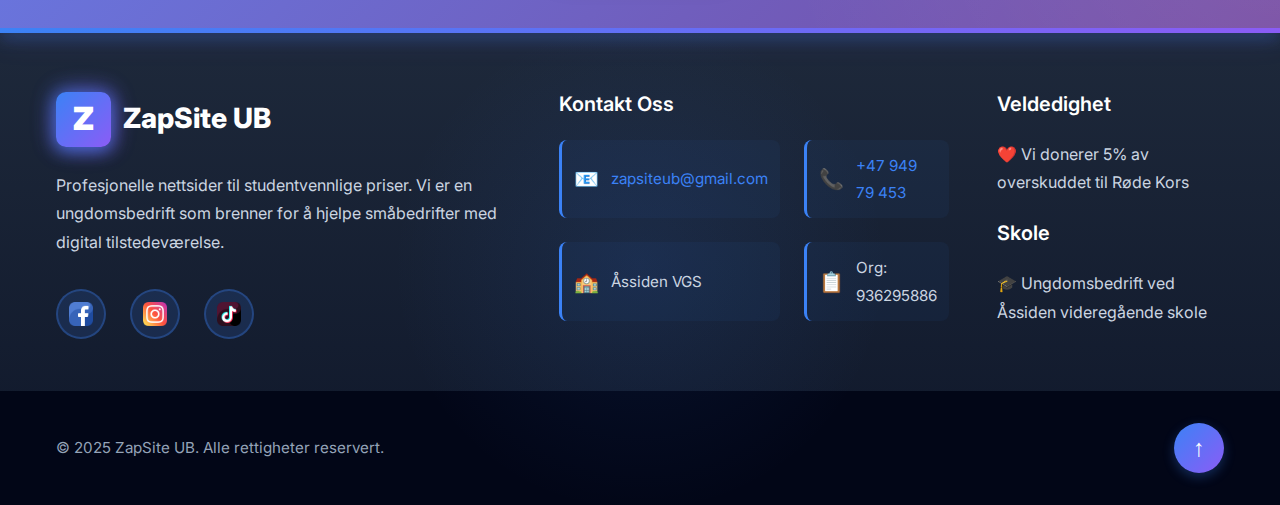
<file: tutorial.html>
<!DOCTYPE html>
<html lang="no">
<head>
    <meta charset="UTF-8">
    <meta name="viewport" content="width=device-width, initial-scale=1.0">
    <meta name="description" content="Lær webutvikling og hosting med våre gratis tutorials. HTML, CSS, JavaScript kurs og guide til hosting og domener.">
    <meta name="keywords" content="tutorial, webutvikling, HTML, CSS, JavaScript, hosting, domene, kurs">
    <title>Tutorial | ZapSite UB</title>
    <link rel="stylesheet" href="global.css">
    <style>
        .courses-container,
        .lessons-container {
            display: none;
        }
        
        .courses-container.active,
        .lessons-container.active {
            display: block;
        }
        
        .course-card {
            cursor: pointer;
            transition: all var(--transition-normal);
            border: 2px solid transparent;
        }
        
        .course-card:hover {
            transform: translateY(-10px);
            box-shadow: var(--shadow-xl);
            border-color: var(--accent-purple);
        }
        
        .course-card .course-number {
            font-size: 3rem;
            font-weight: 800;
            background: var(--gradient-primary);
            -webkit-background-clip: text;
            -webkit-text-fill-color: transparent;
            background-clip: text;
            margin-bottom: 0.5rem;
        }
        
        .lesson {
            display: none;
        }
        
        .lesson.active {
            display: block;
        }
        
        .lesson-nav {
            display: flex;
            justify-content: space-between;
            margin-top: var(--spacing-xl);
            padding-top: var(--spacing-lg);
            border-top: 2px solid var(--bg-light);
        }
        
        .lesson-nav button {
            padding: 0.75rem 1.5rem;
            border-radius: var(--radius-md);
            font-weight: 600;
            cursor: pointer;
            transition: var(--transition-fast);
        }
        
        .lesson-nav button:disabled {
            opacity: 0.5;
            cursor: not-allowed;
        }
        
        .lesson-nav button:not(:disabled):hover {
            transform: translateY(-2px);
        }
        
        .lesson-nav button.btn-prev {
            background: var(--bg-light);
            color: var(--text-dark);
            border: none;
        }
        
        .lesson-nav button.btn-prev:not(:disabled):hover {
            background: var(--accent-blue);
            color: white;
        }
        
        .lesson-nav button.btn-next {
            background: var(--gradient-primary);
            color: white;
            border: none;
        }
        
        .lesson-nav button.btn-next:hover {
            box-shadow: var(--shadow-lg);
        }
        
        .progress-bar {
            width: 100%;
            height: 10px;
            background: var(--bg-light);
            border-radius: 5px;
            overflow: hidden;
            margin-bottom: 0.5rem;
        }
        
        .progress-bar-fill {
            height: 100%;
            background: var(--gradient-primary);
            width: 0%;
            transition: width var(--transition-normal);
        }
        
        .progress-text {
            text-align: center;
            color: var(--text-light);
            font-size: 0.875rem;
        }
        
        .code-block {
            background: #1e293b;
            color: #e2e8f0;
            padding: var(--spacing-md);
            border-radius: var(--radius-md);
            font-family: 'Courier New', monospace;
            overflow-x: auto;
            margin: var(--spacing-md) 0;
            font-size: 0.9rem;
            line-height: 1.6;
        }
        
        .code-block .comment {
            color: #6b7280;
        }
        
        .code-block .keyword {
            color: #c084fc;
        }
        
        .code-block .string {
            color: #34d399;
        }
        
        .code-block .tag {
            color: #60a5fa;
        }
        
        .code-block .attribute {
            color: #fbbf24;
        }
        
        .quiz-container {
            background: linear-gradient(135deg, #667eea 0%, #764ba2 100%);
            padding: var(--spacing-xl);
            border-radius: var(--radius-xl);
            margin-top: var(--spacing-lg);
            box-shadow: var(--shadow-lg);
        }
        
        .quiz-container h3 {
            color: white;
            font-size: 1.5rem;
            margin-bottom: 1.5rem;
            text-shadow: 0 2px 4px rgba(0, 0, 0, 0.2);
        }
        
        .quiz-option {
            background: white;
            padding: 1rem 1.5rem;
            margin-bottom: var(--spacing-md);
            border-radius: var(--radius-md);
            cursor: pointer;
            transition: var(--transition-fast);
            border: 2px solid transparent;
            font-weight: 500;
            font-size: 1rem;
            box-shadow: var(--shadow-sm);
        }
        
        .quiz-option:hover {
            border-color: var(--accent-blue);
            box-shadow: var(--shadow-md);
            transform: translateY(-2px);
        }
        
        .quiz-feedback {
            margin-top: var(--spacing-md);
            font-weight: 600;
            display: none;
        }
        
        .back-to-courses {
            display: inline-block;
            margin-bottom: var(--spacing-lg);
            padding: 0.5rem 1rem;
            background: var(--bg-light);
            border-radius: var(--radius-md);
            color: var(--text-dark);
            font-weight: 600;
            cursor: pointer;
            transition: var(--transition-fast);
        }
        
        .back-to-courses:hover {
            background: var(--accent-blue);
            color: white;
        }
        
        .lesson-content {
            max-width: 900px;
            margin: 0 auto;
            background: white;
            padding: var(--spacing-xl);
            border-radius: var(--radius-lg);
            box-shadow: var(--shadow-md);
        }
        
        .lesson-content h2 {
            color: var(--accent-purple);
            margin-bottom: var(--spacing-md);
            font-size: 2rem;
            border-bottom: 3px solid var(--accent-purple);
            padding-bottom: 0.5rem;
        }
        
        .lesson-content p {
            color: var(--text-medium);
            line-height: 1.8;
        }
        
        .lesson-content ul,
        .lesson-content ol {
            margin: var(--spacing-md) 0;
            padding-left: 1.5rem;
        }
        
        .lesson-content li {
            margin-bottom: 0.5rem;
            color: var(--text-medium);
        }
    </style>
<script src="global.js"></script>
</head>
<body>
    <!-- Navigation -->
    <nav class="navbar">
        <div class="nav-container">
            <a href="index.html" class="logo">
                <div class="logo-z-square">Z</div>
                <span class="logo-text">ZapSite UB</span>
            </a>
            <button class="mobile-menu-toggle">☰</button>
            <ul class="nav-menu">
                <li><a href="index.html">Hjem</a></li>
                <li><a href="tjenester.html">Tjenester</a></li>
                <li><a href="priser.html">Priser</a></li>
                <li><a href="team.html">Team</a></li>
                <li><a href="mentorer.html">Mentorer</a></li>
                <li><a href="tutorial.html">Tutorial</a></li>
                <li><a href="om-oss.html">Om oss</a></li>
                <li><a href="kontakt.html" class="cta-button">Kontakt oss</a></li>
            </ul>
        </div>
    </nav>

    <!-- Page Header -->
    <section class="hero" style="min-height: 60vh;">
        <div class="container">
            <div class="hero-content">
                <div class="hero-text text-center">
                    <h1 style="color: white; font-size: 3rem; margin-bottom: 1rem;">Gratis Tutorialer</h1>
                    <p style="color: rgba(255, 255, 255, 0.9); font-size: 1.25rem; max-width: 700px; margin: 0 auto;">Lær webutvikling og hvordan du kommer i gang med hosting. Gratis kurs for alle nivåer.</p>
                </div>
                <div class="hero-image text-center">
                    <img src="images/hero/robotfix.gif" alt="ZapSite UB Robot" style="max-width: 300px; border-radius: 50%; box-shadow: 0 20px 60px rgba(0, 0, 0, 0.3);">
                </div>
            </div>
        </div>
    </section>

    <!-- Course Selection -->
    <section class="section section-white courses-container active" id="coursesContainer">
        <div class="container">
            <div class="section-header">
                <h2>Velg et Kurs</h2>
                <p>Vi tilbyr gratis kurs for å hjelpe deg i gang</p>
            </div>
            <div class="grid grid-2">
                <!-- Course 1 -->
                <div class="card course-card fade-in" data-course="1">
                    <div class="course-number">01</div>
                    <h3>HTML, CSS & JavaScript</h3>
                    <p style="color: var(--text-medium);">Lær grunnleggende webutvikling fra bunnen av. Dette kurset dekker HTML, CSS og JavaScript med 14 leksjoner og interaktive quizer.</p>
                    <ul style="margin-top: 1rem; padding-left: 1.25rem; color: var(--text-medium);">
                        <li>14 leksjoner</li>
                        <li>4 interaktive quizer</li>
                        <li>Gradvis progresjon</li>
                        <li>Gratis for alle</li>
                    </ul>
                    <div style="margin-top: var(--spacing-lg);">
                        <span class="badge badge-primary">Start kurs</span>
                    </div>
                </div>
                
                <!-- Course 2 -->
                <div class="card course-card fade-in-delay-1" data-course="2">
                    <div class="course-number">02</div>
                    <h3>Hvordan Hoste en Nettside og Få et Domene</h3>
                    <p style="color: var(--text-medium);">Lær hvordan du publiserer nettsiden din og registrerer et domene. En praktisk guide på norsk.</p>
                    <ul style="margin-top: 1rem; padding-left: 1.25rem; color: var(--text-medium);">
                        <li>5 leksjoner</li>
                        <li>Steg-for-steg guide</li>
                        <li>På norsk</li>
                        <li>Gratis for alle</li>
                    </ul>
                    <div style="margin-top: var(--spacing-lg);">
                        <span class="badge badge-primary">Start kurs</span>
                    </div>
                </div>
            </div>
        </div>
    </section>

    <!-- Lessons Container -->
    <section class="section section-white lessons-container" id="lessonsContainer">
        <div class="container">
            <div class="back-to-courses" onclick="backToCourses()">
                ← Tilbake til kurs
            </div>
            
            <!-- Progress Bar -->
            <div style="margin-bottom: var(--spacing-xl);">
                <div class="progress-bar">
                    <div class="progress-bar-fill" id="progressBar"></div>
                </div>
                <div class="progress-text" id="progressText">1 av 14</div>
            </div>

            <!-- Lessons Content -->
            <div class="lesson-content" id="lessonContent">
                <!-- Lessons will be loaded dynamically -->
            </div>

            <!-- Lesson Navigation -->
            <div class="lesson-nav">
                <button class="btn-prev" onclick="navigateLesson('prev')" id="prevBtn" disabled>Forrige</button>
                <button class="btn-next" onclick="navigateLesson('next')" id="nextBtn">Neste</button>
            </div>
        </div>
    </section>

    <!-- CTA Section -->
    <section class="section cta-section">
        <div class="container text-center cta-content">
            <h2>Trenger du Profesjonell Hjelp?</h2>
            <p>Hvis du vil ha en profesjonell nettside uten å gjøre det selv, kan ZapSite UB hjelpe deg!</p>
            <a href="kontakt.html" class="btn btn-large">Kontakt oss</a>
        </div>
    </section>

    <!-- Footer -->
    <footer class="site-footer">
        <div class="container">
            <div class="footer-content">
                <div class="footer-section">
                    <h3>
                        <div class="footer-logo-z">Z</div>
                        ZapSite UB
                    </h3>
                    <p>Profesjonelle nettsider til studentvennlige priser. Vi er en ungdomsbedrift som brenner for å hjelpe småbedrifter med digital tilstedeværelse.</p>
                    <div class="social-links">
                        <a href="https://www.facebook.com/profile.php?id=61582088922505" target="_blank" rel="noopener" title="Facebook">
                            <img src="images/social/facebook.png" alt="Facebook">
                        </a>
                        <a href="https://www.instagram.com/ZapSiteUB/" target="_blank" rel="noopener" title="Instagram">
                            <img src="images/social/instagram.png" alt="Instagram">
                        </a>
                        <a href="https://www.tiktok.com/@ZapSiteUB" target="_blank" rel="noopener" title="TikTok">
                            <img src="images/social/tiktok.png" alt="TikTok">
                        </a>
                    </div>
                </div>
                <div class="footer-section">
                    <h4>Kontakt Oss</h4>
                    <div class="footer-info-grid">
                        <div class="footer-info-item">
                            <span class="icon">📧</span>
                            <p><a href="mailto:zapsiteub@gmail.com">zapsiteub@gmail.com</a></p>
                        </div>
                        <div class="footer-info-item">
                            <span class="icon">📞</span>
                            <p><a href="tel:+4794979453">+47 949 79 453</a></p>
                        </div>
                        <div class="footer-info-item">
                            <span class="icon">🏫</span>
                            <p>Åssiden VGS</p>
                        </div>
                        <div class="footer-info-item">
                            <span class="icon">📋</span>
                            <p>Org: 936295886</p>
                        </div>
                    </div>
                </div>
                <div class="footer-section">
                    <h4>Veldedighet</h4>
                    <p>❤️ Vi donerer 5% av overskuddet til Røde Kors</p>
                    <h4 style="margin-top: 1.5rem;">Skole</h4>
                    <p>🎓 Ungdomsbedrift ved Åssiden videregående skole</p>
                </div>
            </div>
        </div>
        <div class="footer-bottom">
            <div class="container">
                <div class="footer-bottom-content">
                    <p>© 2025 ZapSite UB. Alle rettigheter reservert.</p>
                    <button class="back-to-top" onclick="window.scrollTo({top: 0, behavior: 'smooth'})" title="Tilbake til toppen">
                        ↑
                    </button>
                </div>
            </div>
        </div>
    </footer>

    <script src="global.js"></script>
    <script>
        // Course Data
        const courses = {
            1: {
                title: "HTML, CSS & JavaScript",
                lessons: [
                    {
                        title: "Introduksjon til Webutvikling",
                        content: `
                            <h2>Introduksjon til Webutvikling</h2>
                            <p>Velkommen til kurset! I denne leksjonen lærer du hva webutvikling er og hva du kan forvente av dette kurset.</p>
                            <h3>Hva er Webutvikling?</h3>
                            <p>Webutvikling er prosessen med å lage og vedlikeholde nettsider. Det involverer flere teknologier som arbeider sammen for å skape de nettsidene du bruker hver dag.</p>
                            <h3>De Tre Hovedteknologiene</h3>
                            <ul>
                                <li><strong>HTML (HyperText Markup Language)</strong> - Strukturerer innholdet på nettsiden</li>
                                <li><strong>CSS (Cascading Style Sheets)</strong> - Styler og utformer nettsiden</li>
                                <li><strong>JavaScript</strong> - Gjør nettsiden interaktiv og dynamisk</li>
                            </ul>
                            <p>I dette kurset vil du lære alle tre teknologiene fra bunnen av!</p>
                        `
                    },
                    {
                        title: "HTML Basics",
                        content: `
                            <h2>HTML Basics</h2>
                            <p>HTML er ryggraden i alle nettsider. La oss lære det grunnleggende!</p>
                            <h3>Hva er HTML?</h3>
                            <p>HTML står for HyperText Markup Language. Det er et markup-språk som brukes til å strukturere innhold på nettsider.</p>
                            <h3>HTML-struktur</h3>
                            <p>Her er et eksempel på en enkel HTML-side:</p>
                            <div class="code-block">
&lt;!DOCTYPE html&gt;
<span class="tag">&lt;html&gt;</span>
  <span class="tag">&lt;head&gt;</span>
    <span class="tag">&lt;title&gt;</span>Min første nettside<span class="tag">&lt;/title&gt;</span>
  <span class="tag">&lt;/head&gt;</span>
  <span class="tag">&lt;body&gt;</span>
    <span class="tag">&lt;h1&gt;</span>Hei, verden!<span class="tag">&lt;/h1&gt;</span>
    <span class="tag">&lt;p&gt;</span>Dette er min første nettside.<span class="tag">&lt;/p&gt;</span>
  <span class="tag">&lt;/body&gt;</span>
<span class="tag">&lt;/html&gt;</span>
                            </div>
                            <h3>Viktige HTML-elementer</h3>
                            <ul>
                                <li><code>&lt;h1&gt;</code> til <code>&lt;h6&gt;</code> - Overskrifter</li>
                                <li><code>&lt;p&gt;</code> - Avsnitt</li>
                                <li><code>&lt;a&gt;</code> - Lenker</li>
                                <li><code>&lt;img&gt;</code> - Bilder</li>
                                <li><code>&lt;div&gt;</code> - Beholder for innhold</li>
                            </ul>
                        `
                    },
                    {
                        title: "Quiz 1",
                        quiz: true,
                        question: "Hva betyr HTML?",
                        options: [
                            { text: "HyperText Markup Language", correct: true },
                            { text: "High Tech Modern Language", correct: false },
                            { text: "Home Tool Markup Language", correct: false },
                            { text: "Hyper Tool Modern Language", correct: false }
                        ]
                    },
                    {
                        title: "HTML Forms and Tables",
                        content: `
                            <h2>HTML Forms and Tables</h2>
                            <p>Forms og tables er viktige elementer for å samle inn data og vise strukturert informasjon.</p>
                            <h3>HTML Forms</h3>
                            <p>Forms lar brukere sende data til serveren:</p>
                            <div class="code-block">
<span class="tag">&lt;form&gt;</span>
  <span class="tag">&lt;label&gt;</span>Navn:<span class="tag">&lt;/label&gt;</span>
  <span class="tag">&lt;input</span> <span class="attribute">type</span>=<span class="string">"text"</span> <span class="attribute">name</span>=<span class="string">"navn"</span><span class="tag">&gt;</span>
  <span class="tag">&lt;label&gt;</span>E-post:<span class="tag">&lt;/label&gt;</span>
  <span class="tag">&lt;input</span> <span class="attribute">type</span>=<span class="string">"email"</span> <span class="attribute">name</span>=<span class="string">"email"</span><span class="tag">&gt;</span>
  <span class="tag">&lt;button</span> <span class="attribute">type</span>=<span class="string">"submit"</span><span class="tag">&gt;</span>Send<span class="tag">&lt;/button&gt;</span>
<span class="tag">&lt;/form&gt;</span>
                            </div>
                            <h3>HTML Tables</h3>
                            <p>Tables brukes til å vise data i rader og kolonner:</p>
                            <div class="code-block">
<span class="tag">&lt;table&gt;</span>
  <span class="tag">&lt;tr&gt;</span>
    <span class="tag">&lt;th&gt;</span>Navn<span class="tag">&lt;/th&gt;</span>
    <span class="tag">&lt;th&gt;</span>Alder<span class="tag">&lt;/th&gt;</span>
  <span class="tag">&lt;/tr&gt;</span>
  <span class="tag">&lt;tr&gt;</span>
    <span class="tag">&lt;td&gt;</span>Ola<span class="tag">&lt;/td&gt;</span>
    <span class="tag">&lt;td&gt;</span>25<span class="tag">&lt;/td&gt;</span>
  <span class="tag">&lt;/tr&gt;</span>
<span class="tag">&lt;/table&gt;</span>
                            </div>
                        `
                    },
                    {
                        title: "CSS Basics",
                        content: `
                            <h2>CSS Basics</h2>
                            <p>CSS (Cascading Style Sheets) brukes til å style nettsiden din. La oss lære det grunnleggende!</p>
                            <h3>Hvordan Legge til CSS</h3>
                            <p>Du kan legge til CSS på tre måter:</p>
                            <ol>
                                <li>Inline CSS - direkte i elementet</li>
                                <li>Internal CSS - i <code>&lt;style&gt;</code> taggen</li>
                                <li>External CSS - i en separat .css fil (anbefalt)</li>
                            </ol>
                            <h3>Eksempel på CSS</h3>
                            <div class="code-block">
<span class="comment">/* External CSS - style.css */</span>
<span class="keyword">body</span> {
  <span class="attribute">background-color</span>: <span class="string">lightblue</span>;
  <span class="attribute">font-family</span>: <span class="string">Arial</span>;
}

<span class="keyword">h1</span> {
  <span class="attribute">color</span>: <span class="string">darkblue</span>;
  <span class="attribute">text-align</span>: <span class="string">center</span>;
}
                            </div>
                        `
                    },
                    {
                        title: "CSS Layout (Flexbox & Grid)",
                        content: `
                            <h2>CSS Layout</h2>
                            <p>Flexbox og Grid er moderne måter å layoute nettsider på.</p>
                            <h3>Flexbox</h3>
                            <p>Flexbox er perfekt for one-dimensjonale layouts:</p>
                            <div class="code-block">
<span class="keyword">.container</span> {
  <span class="attribute">display</span>: <span class="string">flex</span>;
  <span class="attribute">justify-content</span>: <span class="string">center</span>;
  <span class="attribute">align-items</span>: <span class="string">center</span>;
}
                            </div>
                            <h3>CSS Grid</h3>
                            <p>Grid er perfekt for two-dimensjonale layouts:</p>
                            <div class="code-block">
<span class="keyword">.grid-container</span> {
  <span class="attribute">display</span>: <span class="string">grid</span>;
  <span class="attribute">grid-template-columns</span>: <span class="string">1fr 1fr</span>;
  <span class="attribute">gap</span>: <span class="string">20px</span>;
}
                            </div>
                        `
                    },
                    {
                        title: "Quiz 2",
                        quiz: true,
                        question: "Hvilken CSS-egenskap bruker du for å sentrere innhold horisontalt med Flexbox?",
                        options: [
                            { text: "text-align: center", correct: false },
                            { text: "justify-content: center", correct: true },
                            { text: "align-items: center", correct: false },
                            { text: "flex-direction: center", correct: false }
                        ]
                    },
                    {
                        title: "CSS Animations",
                        content: `
                            <h2>CSS Animations</h2>
                            <p>Du kan lage flotte animasjoner med CSS!</p>
                            <h3>Keyframe Animations</h3>
                            <div class="code-block">
<span class="keyword">@keyframes</span> fadeIn {
  <span class="keyword">from</span> {
    <span class="attribute">opacity</span>: <span class="string">0</span>;
  }
  <span class="keyword">to</span> {
    <span class="attribute">opacity</span>: <span class="string">1</span>;
  }
}

<span class="keyword">.element</span> {
  <span class="attribute">animation</span>: <span class="string">fadeIn 1s ease-in</span>;
}
                            </div>
                            <h3>Transitions</h3>
                            <div class="code-block">
<span class="keyword">.button</span> {
  <span class="attribute">transition</span>: <span class="string">all 0.3s ease</span>;
}

<span class="keyword">.button:hover</span> {
  <span class="attribute">transform</span>: <span class="string">scale(1.1)</span>;
}
                            </div>
                        `
                    },
                    {
                        title: "JavaScript Basics",
                        content: `
                            <h2>JavaScript Basics</h2>
                            <p>JavaScript gjør nettsiden din interaktiv og dynamisk!</p>
                            <h3>Variabler</h3>
                            <div class="code-block">
<span class="keyword">let</span> navn = <span class="string">"Ola"</span>;
<span class="keyword">const</span> alder = <span class="string">25</span>;
<span class="keyword">var</span> gammelMåte = <span class="string">"Unngå denne"</span>;
                            </div>
                            <h3>Datatyper</h3>
                            <ul>
                                <li><strong>String</strong> - Tekst: <code>"Hei"</code></li>
                                <li><strong>Number</strong> - Tall: <code>42</code></li>
                                <li><strong>Boolean</strong> - Sann/usann: <code>true/false</code></li>
                                <li><strong>Array</strong> - Liste: <code>[1, 2, 3]</code></li>
                                <li><strong>Object</strong> - Objekt: <code>{navn: "Ola"}</code></li>
                            </ul>
                        `
                    },
                    {
                        title: "JavaScript Functions",
                        content: `
                            <h2>JavaScript Functions</h2>
                            <p>Funksjoner er gjenbrukbare blokker med kode.</p>
                            <h3>Function Declaration</h3>
                            <div class="code-block">
<span class="keyword">function</span> hilsen(navn) {
  <span class="keyword">return</span> <span class="string">"Hei, "</span> + navn + <span class="string">"!"</span>;
}

<span class="comment">// Bruk funksjonen</span>
<span class="keyword">console.log</span>(hilsen(<span class="string">"Ola"</span>)); <span class="comment">// "Hei, Ola!"</span>
                            </div>
                            <h3>Arrow Functions (moderne måte)</h3>
                            <div class="code-block">
<span class="keyword">const</span> hilsen = (navn) => {
  <span class="keyword">return</span> <span class="string">"Hei, "</span> + navn + <span class="string">"!"</span>;
};
                            </div>
                        `
                    },
                    {
                        title: "Quiz 3",
                        quiz: true,
                        question: "Hvilken nøkkelord brukes for å deklarere en variabel som ikke kan endres?",
                        options: [
                            { text: "let", correct: false },
                            { text: "var", correct: false },
                            { text: "const", correct: true },
                            { text: "variable", correct: false }
                        ]
                    },
                    {
                        title: "JavaScript DOM Manipulation",
                        content: `
                            <h2>JavaScript DOM Manipulation</h2>
                            <p>DOM (Document Object Model) lar deg endre innholdet på nettsiden med JavaScript.</p>
                            <h3>Hente Elementer</h3>
                            <div class="code-block">
<span class="keyword">const</span> element = <span class="keyword">document</span>.getElementById(<span class="string">"minId"</span>);
<span class="keyword">const</span> elements = <span class="keyword">document</span>.querySelectorAll(<span class="string">".minKlasse"</span>);
                            </div>
                            <h3>Endre Innhold</h3>
                            <div class="code-block">
element.textContent = <span class="string">"Ny tekst"</span>;
element.innerHTML = <span class="string">"&lt;strong&gt;Ny HTML&lt;/strong&gt;"</span>;
                            </div>
                            <h3>Endre CSS</h3>
                            <div class="code-block">
element.style.color = <span class="string">"red"</span>;
element.classList.add(<span class="string">"aktiv"</span>);
                            </div>
                        `
                    },
                    {
                        title: "Building a Complete Project",
                        content: `
                            <h2>Building a Complete Project</h2>
                            <p>Nå skal vi sette alt sammen og lage et komplett prosjekt!</p>
                            <h3>Prosjekt: Enkel Hjemmeside</h3>
                            <p>Vi skal lage en enkel hjemmeside med:</p>
                            <ul>
                                <li>Header med navigasjon</li>
                                <li>Hero-seksjon</li>
                                <li>Om oss-seksjon</li>
                                <li>Kontakt-seksjon</li>
                                <li>Footer</li>
                            </ul>
                            <p>Strukturer HTML-en først, så style med CSS, og til slutt legg til interaktivitet med JavaScript.</p>
                            <h3>Beste Praksis</h3>
                            <ul>
                                <li>Bruk semantisk HTML</li>
                                <li>Skriv ren og lesbar kode</li>
                                <li>Kommenter koden din</li>
                                <li>Test på forskjellige enheter</li>
                            </ul>
                        `
                    },
                    {
                        title: "Best Practices and Next Steps",
                        content: `
                            <h2>Best Practices and Next Steps</h2>
                            <p>Gratulerer! Du har fullført kurset. Her er noen tips for videre læring.</p>
                            <h3>Best Practices</h3>
                            <ul>
                                <li>Bruk alltid semantisk HTML</li>
                                <li>Skriv mobil-først kode</li>
                                <li>Optimaliser bilder og kode</li>
                                <li>Bruk moderne JavaScript (ES6+)</li>
                                <li>Lær om aksesibilitet (a11y)</li>
                            </ul>
                            <h3>Neste Skritt</h3>
                            <ul>
                                <li>Lær om React eller Vue.js</li>
                                <li>Utforsk backend-utvikling (Node.js, Python)</li>
                                <li>Lær om databases</li>
                                <li>Bli kjent med Git og GitHub</li>
                                <li>Bygg flere prosjekter!</li>
                            </ul>
                            <p>Husk: Den beste måten å lære på er å bygge ting!</p>
                        `
                    }
                ]
            },
            2: {
                title: "Hvordan Hoste en Nettside og Få et Domene",
                lessons: [
                    {
                        title: "Introduksjon",
                        content: `
                            <h2>Introduksjon til Hosting og Domener</h2>
                            <p>Velkommen til kurset! I dette kurset vil du lære hvordan du publiserer nettsiden din og registrerer et domene.</p>
                            <h3>Hva lærer du?</h3>
                            <ul>
                                <li>Hva webhosting er</li>
                                <li>Hva et domene er</li>
                                <li>Hvilke typer hosting som finnes</li>
                                <li>Hvordan komme i gang med hosting og domene</li>
                            </ul>
                            <p>Når du har laget en nettside, må du ha et sted å hoste den og et domene slik at folk kan finne den!</p>
                        `
                    },
                    {
                        title: "Hva er Webhosting?",
                        content: `
                            <h2>Hva er Webhosting?</h2>
                            <p>Webhosting er en tjeneste som lar deg publisere nettsiden din på internett.</p>
                            <h3>Hvordan fungerer det?</h3>
                            <p>Når du kjøper webhosting, leier du plass på en server der filene til nettsiden din lagres. Når noen besøker nettsiden din, hentes disse filene fra serveren og vises i nettleseren deres.</p>
                            <h3>Hva trenger du?</h3>
                            <ul>
                                <li><strong>Webhosting</strong> - Plass på en server</li>
                                <li><strong>Domene</strong> - Adressen til nettsiden din</li>
                                <li><strong>Nettsidefiler</strong> - HTML, CSS, JavaScript, bilder, osv.</li>
                            </ul>
                        `
                    },
                    {
                        title: "Hva er et Domene?",
                        content: `
                            <h2>Hva er et Domene?</h2>
                            <p>Et domene er adressen til nettsiden din på internett. Det er det folk skriver i nettleseren for å finne deg.</p>
                            <h3>Domenestruktur</h3>
                            <p>Et domene består av flere deler:</p>
                            <ul>
                                <li><strong>Subdomene</strong> (valgfritt) - f.eks. <code>www</code></li>
                                <li><strong>Andrenivå-domene</strong> - f.eks. <code>google</code></li>
                                <li><strong>Toppnivå-domene (TLD)</strong> - f.eks. <code>.no</code>, <code>.com</code></li>
                            </ul>
                            <p>Eksempel: <code>www.zapsiteub.no</code></p>
                            <h3>Vanlige TLD-er</h3>
                            <ul>
                                <li><code>.no</code> - Norske domener</li>
                                <li><code>.com</code> - Internasjonale domener</li>
                                <li><code>.org</code> - Organisasjoner</li>
                                <li><code>.net</code> - Nettverk</li>
                            </ul>
                        `
                    },
                    {
                        title: "Typer Webhosting",
                        content: `
                            <h2>Typer Webhosting</h2>
                            <p>Det finnes flere typer webhosting. Her er de vanligste:</p>
                            <h3>Shared Hosting</h3>
                            <p>Deler server med andre nettsider. Billig og enkelt, perfekt for små nettsider.</p>
                            <h3>VPS (Virtual Private Server)</h3>
                            <p>Din egen virtuelle server. Mer kontroll og bedre ytelse, men dyrere.</p>
                            <h3>Cloud Hosting</h3>
                            <p>Skalerbar løsning som vokser med dine behov. Betaler kun for det du bruker.</p>
                            <h3>Dedicated Hosting</h3>
                            <p>Din egen fysiske server. Maksimal ytelse og kontroll, men dyrt.</p>
                            <h3>For begynnere?</h3>
                            <p>Start med shared hosting. Det er billigst og enkeltst å bruke!</p>
                        `
                    },
                    {
                        title: "Kom i Gang - Steg-for-Steg",
                        content: `
                            <h2>Kom i Gang - Steg-for-Steg</h2>
                            <p>Her er hvordan du kommer i gang med hosting og domene:</p>
                            <h3>Steg 1: Velg Webhosting</h3>
                            <ol>
                                <li>Sammenlign ulike hosting-tilbydere</li>
                                <li>Se etter god pris, support og oppetid</li>
                                <li>Kjøp hosting-pakken som passer dine behov</li>
                            </ol>
                            <h3>Steg 2: Kjøp Domene</h3>
                            <ol>
                                <li>Sjekk om domenet du vil ha er ledig</li>
                                <li>Kjøp domenet (ofte kan du kjøpe det samme sted som hosting)</li>
                                <li>Koble domenet til hosting-kontoen din</li>
                            </ol>
                            <h3>Steg 3: Last opp Nettsiden</h3>
                            <ol>
                                <li>Bruke FTP eller kontrollpanelet til hosting-tilbyderen</li>
                                <li>Last opp HTML, CSS, JavaScript og andre filer</li>
                                <li>Sjekk at nettsiden fungerer!</li>
                            </ol>
                            <h3>Populære Hosting-tilbydere i Norge</h3>
                            <ul>
                                <li>Domeneshop</li>
                                <li>ProISP</li>
                                <li>Hegy</li>
                                <li>One.com</li>
                            </ul>
                        `
                    }
                ]
            }
        };

        // State
        let currentCourse = null;
        let currentLesson = 1;

        // Course Selection
        document.querySelectorAll('.course-card').forEach(card => {
            card.addEventListener('click', function() {
                const courseId = this.getAttribute('data-course');
                selectCourse(courseId);
            });
        });

        function selectCourse(courseId) {
            currentCourse = courseId;
            currentLesson = 1;
            
            // Switch views
            document.getElementById('coursesContainer').classList.remove('active');
            document.getElementById('lessonsContainer').classList.add('active');
            
            loadLesson(courseId, currentLesson);
        }

        function backToCourses() {
            document.getElementById('lessonsContainer').classList.remove('active');
            document.getElementById('coursesContainer').classList.add('active');
            currentCourse = null;
            currentLesson = 1;
        }

        function loadLesson(courseId, lessonNumber) {
            const course = courses[courseId];
            const lesson = course.lessons[lessonNumber - 1];
            
            const lessonContent = document.getElementById('lessonContent');
            
            if (lesson.quiz) {
                // Render quiz
                let quizHTML = `
                    <div class="quiz-container">
                        <h3 style="margin-bottom: 1rem;">${lesson.question}</h3>
                        <div class="quiz-options">
                `;
                
                lesson.options.forEach((option, index) => {
                    quizHTML += `
                        <div class="quiz-option" onclick="checkAnswer(this, ${option.correct})">
                            ${option.text}
                        </div>
                    `;
                });
                
                quizHTML += `
                        </div>
                        <div class="quiz-feedback"></div>
                    </div>
                `;
                
                lessonContent.innerHTML = quizHTML;
            } else {
                // Render regular lesson - remove the duplicate h2 title
                lessonContent.innerHTML = lesson.content;
            }
            
            // Update navigation
            updateNavigation(courseId, lessonNumber, course.lessons.length);
            
            // Update progress
            updateProgress(lessonNumber, course.lessons.length);
            
            // Scroll to top
            window.scrollTo({ top: 0, behavior: 'smooth' });
        }

        function updateNavigation(courseId, lessonNumber, totalLessons) {
            const prevBtn = document.getElementById('prevBtn');
            const nextBtn = document.getElementById('nextBtn');
            
            prevBtn.disabled = lessonNumber <= 1;
            
            if (lessonNumber >= totalLessons) {
                nextBtn.textContent = 'Fullfør kurs';
            } else {
                nextBtn.textContent = 'Neste';
            }
        }

        function updateProgress(lessonNumber, totalLessons) {
            const progressBar = document.getElementById('progressBar');
            const progressText = document.getElementById('progressText');
            
            const progress = (lessonNumber / totalLessons) * 100;
            progressBar.style.width = progress + '%';
            progressText.textContent = `${lessonNumber} av ${totalLessons}`;
        }

        function navigateLesson(direction) {
            const course = courses[currentCourse];
            const totalLessons = course.lessons.length;
            
            if (direction === 'prev' && currentLesson > 1) {
                currentLesson--;
            } else if (direction === 'next' && currentLesson < totalLessons) {
                currentLesson++;
            } else if (direction === 'next' && currentLesson >= totalLessons) {
                // Course completed
                backToCourses();
                return;
            }
            
            loadLesson(currentCourse, currentLesson);
        }

        function checkAnswer(element, isCorrect) {
            const options = element.parentElement.querySelectorAll('.quiz-option');
            const feedback = element.parentElement.querySelector('.quiz-feedback');
            
            // Disable all options
            options.forEach(opt => {
                opt.style.pointerEvents = 'none';
                if (opt.getAttribute('data-correct') === 'true') {
                    opt.style.backgroundColor = 'var(--accent-success)';
                    opt.style.color = 'white';
                }
            });
            
            if (isCorrect) {
                element.style.backgroundColor = 'var(--accent-success)';
                element.style.color = 'white';
                feedback.textContent = '✓ Riktig svar!';
                feedback.style.color = 'var(--accent-success)';
                feedback.style.display = 'block';
            } else {
                element.style.backgroundColor = 'var(--accent-error)';
                element.style.color = 'white';
                feedback.textContent = '✗ Feil svar. Prøv igjen!';
                feedback.style.color = 'var(--accent-error)';
                feedback.style.display = 'block';
                
                // Re-enable after delay
                setTimeout(() => {
                    options.forEach(opt => {
                        opt.style.pointerEvents = 'auto';
                        opt.style.backgroundColor = '';
                        opt.style.color = '';
                    });
                    feedback.style.display = 'none';
                }, 2000);
            }
        }
    </script>
</body>
</html>
</file>
<file: global.css>
/* ===================================
   ZAPSITE UB - GLOBAL STYLES
   =================================== */

/* Import Inter Font */
@import url('https://fonts.googleapis.com/css2?family=Inter:wght@300;400;500;600;700;800&display=swap');

/* ===================================
   CSS VARIABLES
   =================================== */
:root {
    /* Primary Colors - Blue/Purple Gradient */
    --gradient-primary: linear-gradient(135deg, #3b82f6 0%, #8b5cf6 100%);
    --gradient-secondary: linear-gradient(135deg, #6366f1 0%, #a855f7 100%);
    
    /* Background Colors */
    --bg-light: #f9fafb;
    --bg-white: #ffffff;
    --bg-dark: #1f2937;
    
    /* Text Colors */
    --text-dark: #111827;
    --text-medium: #4b5563;
    --text-light: #6b7280;
    --text-white: #ffffff;
    
    /* Accent Colors */
    --accent-blue: #3b82f6;
    --accent-purple: #8b5cf6;
    --accent-success: #10b981;
    --accent-error: #ef4444;
    
    /* Spacing */
    --spacing-xs: 0.5rem;
    --spacing-sm: 1rem;
    --spacing-md: 1.5rem;
    --spacing-lg: 2rem;
    --spacing-xl: 3rem;
    --spacing-2xl: 4rem;
    
    /* Border Radius */
    --radius-sm: 0.375rem;
    --radius-md: 0.5rem;
    --radius-lg: 1rem;
    --radius-xl: 1.5rem;
    
    /* Shadows */
    --shadow-sm: 0 1px 2px 0 rgba(0, 0, 0, 0.05);
    --shadow-md: 0 4px 6px -1px rgba(0, 0, 0, 0.1);
    --shadow-lg: 0 10px 15px -3px rgba(0, 0, 0, 0.1);
    --shadow-xl: 0 20px 25px -5px rgba(0, 0, 0, 0.1);
    
    /* Transitions */
    --transition-fast: 0.2s ease;
    --transition-normal: 0.3s ease;
    --transition-slow: 0.5s ease;
}

/* ===================================
   RESET & BASE STYLES
   =================================== */
* {
    margin: 0;
    padding: 0;
    box-sizing: border-box;
}

html {
    scroll-behavior: smooth;
    scroll-padding-top: 80px;
}

body {
    font-family: 'Inter', sans-serif;
    font-size: 1rem;
    line-height: 1.6;
    color: var(--text-dark);
    background-color: var(--bg-light);
    overflow-x: hidden;
    -webkit-font-smoothing: antialiased;
    -moz-osx-font-smoothing: grayscale;
}

body.loading {
    overflow: hidden;
}

/* ===================================
   ACCESSIBILITY - SKIP TO CONTENT
   =================================== */
.skip-to-content {
    position: absolute;
    top: -100px;
    left: 0;
    background: var(--gradient-primary);
    color: white;
    padding: 1rem 2rem;
    text-decoration: none;
    font-weight: 600;
    z-index: 10000;
    border-radius: 0 0 var(--radius-md) 0;
    transition: top var(--transition-fast);
}

.skip-to-content:focus {
    top: 0;
    outline: 3px solid var(--accent-blue);
    outline-offset: 2px;
}

/* ===================================
   TYPOGRAPHY
   =================================== */
h1, h2, h3, h4, h5, h6 {
    font-weight: 700;
    line-height: 1.2;
    margin-bottom: var(--spacing-sm);
}

h1 {
    font-size: 2.5rem;
}

h2 {
    font-size: 2rem;
}

h3 {
    font-size: 1.5rem;
}

h4 {
    font-size: 1.25rem;
}

p {
    margin-bottom: var(--spacing-sm);
    color: var(--text-medium);
}

a {
    color: var(--accent-blue);
    text-decoration: none;
    transition: var(--transition-fast);
}

a:hover {
    color: var(--accent-purple);
}

img {
    max-width: 100%;
    height: auto;
    display: block;
}

/* ===================================
   LAYOUT
   =================================== */
.container {
    max-width: 1200px;
    margin: 0 auto;
    padding: 0 var(--spacing-sm);
}

.section {
    padding: var(--spacing-2xl) 0;
}

.section-light {
    background-color: var(--bg-light);
}

.section-white {
    background-color: var(--bg-white);
}

.section-dark {
    background-color: var(--bg-dark);
    color: var(--text-white);
}

.section-header {
    text-align: center;
    margin-bottom: var(--spacing-xl);
    position: relative;
}

.section-header h2 {
    font-size: 2.5rem;
    color: var(--text-dark);
    margin-bottom: var(--spacing-md);
    font-weight: 800;
    position: relative;
    display: inline-block;
}

.section-header h2::after {
    content: '';
    position: absolute;
    bottom: -8px;
    left: 50%;
    transform: translateX(-50%);
    width: 60px;
    height: 4px;
    background: var(--gradient-primary);
    border-radius: 2px;
}

.section-header p {
    font-size: 1.125rem;
    color: var(--text-medium);
    max-width: 600px;
    margin: 0 auto;
    line-height: 1.8;
}

.section-dark .section-header h2 {
    color: var(--text-white);
}

.section-dark .section-header p {
    color: #9ca3af;
}

/* ===================================
   GRADIENT TEXT & BACKGROUNDS
   =================================== */
.gradient-text {
    background: var(--gradient-primary);
    -webkit-background-clip: text;
    -webkit-text-fill-color: transparent;
    background-clip: text;
}

.gradient-bg {
    background: var(--gradient-primary);
}

.gradient-bg-secondary {
    background: var(--gradient-secondary);
}

/* ===================================
   BUTTONS
   =================================== */
.btn {
    display: inline-block;
    padding: 0.75rem 1.5rem;
    font-weight: 600;
    text-align: center;
    border-radius: var(--radius-md);
    transition: all var(--transition-normal);
    cursor: pointer;
    border: none;
    font-size: 1rem;
    position: relative;
    overflow: hidden;
}

.btn::before {
    content: '';
    position: absolute;
    top: 50%;
    left: 50%;
    width: 0;
    height: 0;
    border-radius: 50%;
    background: rgba(255, 255, 255, 0.3);
    transform: translate(-50%, -50%);
    transition: width 0.6s, height 0.6s;
}

.btn:hover::before {
    width: 300px;
    height: 300px;
}

.btn-primary {
    background: var(--gradient-primary);
    color: var(--text-white) !important;
    box-shadow: 0 4px 15px rgba(59, 130, 246, 0.4);
}

.btn-primary:hover {
    transform: translateY(-3px);
    box-shadow: 0 8px 25px rgba(59, 130, 246, 0.5);
}

.btn-secondary {
    background-color: var(--bg-white);
    color: var(--text-dark);
    border: 2px solid var(--accent-blue);
    box-shadow: 0 2px 8px rgba(59, 130, 246, 0.2);
}

.btn-secondary:hover {
    background: var(--gradient-primary);
    color: var(--text-white);
    border-color: transparent;
    transform: translateY(-2px);
    box-shadow: 0 6px 20px rgba(59, 130, 246, 0.4);
}

.btn-outline {
    background-color: transparent;
    color: var(--text-white);
    border: 2px solid var(--text-white);
}

.btn-outline:hover {
    background-color: var(--text-white);
    color: var(--accent-blue);
    transform: translateY(-2px);
    box-shadow: 0 6px 20px rgba(255, 255, 255, 0.3);
}

.btn-large {
    padding: 1rem 2.5rem;
    font-size: 1.125rem;
    border-radius: var(--radius-lg);
}

/* ===================================
   CARDS
   =================================== */
.card {
    background-color: var(--bg-white);
    border-radius: var(--radius-lg);
    padding: var(--spacing-lg);
    box-shadow: 0 4px 6px rgba(0, 0, 0, 0.07);
    transition: all 0.4s cubic-bezier(0.4, 0, 0.2, 1);
    position: relative;
    overflow: hidden;
    border: 1px solid rgba(59, 130, 246, 0.1);
}

.card::before {
    content: '';
    position: absolute;
    top: 0;
    left: -100%;
    width: 100%;
    height: 100%;
    background: linear-gradient(90deg, transparent, rgba(59, 130, 246, 0.1), transparent);
    transition: left 0.6s ease;
}

.card:hover::before {
    left: 100%;
}

.card:hover {
    transform: translateY(-8px);
    box-shadow: 0 12px 24px rgba(59, 130, 246, 0.15), 0 0 0 1px rgba(59, 130, 246, 0.1);
    border-color: rgba(59, 130, 246, 0.2);
}

.card-header {
    margin-bottom: var(--spacing-sm);
}

.card-title {
    font-size: 1.25rem;
    font-weight: 600;
    color: var(--text-dark);
}

.card-content {
    color: var(--text-medium);
}

/* ===================================
   GRID LAYOUTS
   =================================== */
.grid {
    display: grid;
    gap: var(--spacing-lg);
}

.grid-2 {
    grid-template-columns: repeat(2, 1fr);
}

.grid-3 {
    grid-template-columns: repeat(3, 1fr);
}

.grid-4 {
    grid-template-columns: repeat(4, 1fr);
}

/* ===================================
   NAVIGATION
   =================================== */
.scroll-progress {
    position: fixed;
    top: 0;
    left: 0;
    width: 0%;
    height: 3px;
    background: var(--gradient-primary);
    z-index: 1001;
    transition: width 0.1s ease;
    box-shadow: 0 0 10px rgba(59, 130, 246, 0.5);
}

.navbar {
    position: fixed;
    top: 0;
    left: 0;
    right: 0;
    z-index: 1000;
    background: rgba(255, 255, 255, 0.95);
    box-shadow: var(--shadow-md);
    transition: all var(--transition-normal);
    padding: var(--spacing-sm) 0;
    backdrop-filter: blur(10px);
}

.navbar.scrolled {
    background: rgba(255, 255, 255, 0.98);
    box-shadow: var(--shadow-lg);
    padding: var(--spacing-xs) 0;
}

.nav-container {
    max-width: 1200px;
    margin: 0 auto;
    padding: 0 var(--spacing-sm);
    display: flex;
    justify-content: space-between;
    align-items: center;
}

.logo {
    display: flex;
    align-items: center;
    gap: 0.75rem;
    font-size: 1.5rem;
    font-weight: 800;
    transition: var(--transition-fast);
    text-decoration: none;
    color: var(--text-dark);
}

.logo-z-square {
    width: 45px;
    height: 45px;
    background: var(--gradient-primary);
    border-radius: 8px;
    display: flex;
    align-items: center;
    justify-content: center;
    font-size: 1.75rem;
    font-weight: 900;
    color: white;
    box-shadow: 0 4px 15px rgba(59, 130, 246, 0.4), 0 0 20px rgba(139, 92, 246, 0.3);
    transition: all var(--transition-normal);
    position: relative;
}

.logo-z-square::before {
    content: '';
    position: absolute;
    inset: -2px;
    background: var(--gradient-primary);
    border-radius: 10px;
    opacity: 0;
    filter: blur(8px);
    transition: opacity var(--transition-normal);
}

.logo:hover .logo-z-square::before {
    opacity: 0.7;
}

.logo:hover .logo-z-square {
    transform: translateY(-2px);
    box-shadow: 0 6px 20px rgba(59, 130, 246, 0.5), 0 0 30px rgba(139, 92, 246, 0.4);
}

.logo .logo-text {
    background: var(--gradient-primary);
    -webkit-background-clip: text;
    -webkit-text-fill-color: transparent;
    background-clip: text;
}

.logo:hover {
    transform: scale(1.02);
}

.nav-menu {
    display: flex;
    list-style: none;
    align-items: center;
    gap: var(--spacing-sm);
}

.nav-menu li a {
    color: var(--text-dark);
    font-weight: 500;
    padding: 0.5rem 1rem;
    border-radius: var(--radius-sm);
    transition: var(--transition-fast);
}

.nav-menu li a:hover,
.nav-menu li a.active {
    color: var(--accent-blue);
    background-color: rgba(59, 130, 246, 0.1);
}

.navbar.scrolled .nav-menu li a {
    color: var(--text-dark);
}

.cta-button {
    background: var(--gradient-primary) !important;
    color: var(--text-white) !important;
    font-weight: 600;
    padding: 0.75rem 1.5rem;
    border-radius: var(--radius-md);
    transition: all var(--transition-normal);
}

.cta-button:hover {
    transform: translateY(-2px);
    box-shadow: var(--shadow-lg);
}

.mobile-menu-toggle {
    display: none;
    background: none;
    border: none;
    font-size: 1.5rem;
    cursor: pointer;
    color: var(--text-dark);
}

/* ===================================
   HERO SECTION
   =================================== */
.hero {
    min-height: 100vh;
    display: flex;
    align-items: center;
    padding: var(--spacing-2xl) 0;
    background: linear-gradient(135deg, #667eea 0%, #764ba2 100%);
    position: relative;
    overflow: hidden;
}

.hero::before {
    content: '';
    position: absolute;
    top: -50%;
    right: -50%;
    width: 100%;
    height: 200%;
    background: radial-gradient(circle, rgba(255,255,255,0.1) 0%, transparent 70%);
    animation: float 20s infinite linear;
}

.hero::after {
    content: '';
    position: absolute;
    bottom: 0;
    left: 0;
    right: 0;
    height: 150px;
    background: linear-gradient(to top, rgba(249, 250, 251, 1), transparent);
    pointer-events: none;
}

@keyframes float {
    0% {
        transform: rotate(0deg);
    }
    100% {
        transform: rotate(360deg);
    }
}

.hero-content {
    display: grid;
    grid-template-columns: 1fr 1fr;
    gap: var(--spacing-xl);
    align-items: center;
    position: relative;
    z-index: 1;
}

.hero-text {
    color: var(--text-white);
}

.hero-text h1 {
    font-size: 3rem;
    margin-bottom: var(--spacing-md);
    line-height: 1.2;
}

.hero-text p {
    font-size: 1.25rem;
    color: rgba(255, 255, 255, 0.9);
    margin-bottom: var(--spacing-lg);
}

.hero-image {
    text-align: center;
    animation: floatHero 6s ease-in-out infinite;
}

@keyframes floatHero {
    0%, 100% {
        transform: translateY(0);
    }
    50% {
        transform: translateY(-20px);
    }
}

.hero-image img {
    max-width: 100%;
    height: auto;
    border-radius: 50%;
    box-shadow: 0 20px 60px rgba(0, 0, 0, 0.3);
    animation: floatHero 6s ease-in-out infinite;
}

.hero-image-gif {
    animation: floatHero 6s ease-in-out infinite;
}

@keyframes floatHero {
    0%, 100% {
        transform: translateY(0) rotate(0deg);
    }
    25% {
        transform: translateY(-15px) rotate(2deg);
    }
    50% {
        transform: translateY(-25px) rotate(0deg);
    }
    75% {
        transform: translateY(-15px) rotate(-2deg);
    }
}

/* ===================================
   BADGES & TAGS
   =================================== */
.badge {
    display: inline-block;
    padding: 0.25rem 0.75rem;
    border-radius: 9999px;
    font-size: 0.875rem;
    font-weight: 600;
    text-transform: uppercase;
    letter-spacing: 0.05em;
}

.badge-primary {
    background: var(--gradient-primary);
    color: var(--text-white);
}

.badge-secondary {
    background-color: var(--bg-dark);
    color: var(--text-white);
}

.badge-success {
    background-color: var(--accent-success);
    color: var(--text-white);
}

.badge-popular {
    position: absolute;
    top: 10px;
    right: 10px;
    background: var(--gradient-secondary);
    color: var(--text-white);
    padding: 0.5rem 1rem;
    border-radius: 9999px;
    font-weight: 700;
    font-size: 0.875rem;
    box-shadow: var(--shadow-md);
}

/* ===================================
   STATISTICS
   =================================== */
.stats-grid {
    display: grid;
    grid-template-columns: repeat(3, 1fr);
    gap: var(--spacing-lg);
    margin: var(--spacing-xl) 0;
}

.stat-item {
    text-align: center;
    padding: var(--spacing-xl);
    background: rgba(255, 255, 255, 0.15);
    border-radius: var(--radius-xl);
    backdrop-filter: blur(10px);
    border: 2px solid rgba(255, 255, 255, 0.2);
    transition: all var(--transition-normal);
}

.stat-item:hover {
    transform: translateY(-5px);
    background: rgba(255, 255, 255, 0.2);
    border-color: rgba(255, 255, 255, 0.3);
    box-shadow: 0 10px 30px rgba(0, 0, 0, 0.2);
}

.stat-number {
    font-size: 3.5rem;
    font-weight: 900;
    color: #ffffff;
    margin-bottom: var(--spacing-sm);
    text-shadow: 0 4px 12px rgba(0, 0, 0, 0.4);
    line-height: 1;
}

.stat-label {
    font-size: 1.25rem;
    color: #ffffff;
    font-weight: 600;
    text-shadow: 0 2px 6px rgba(0, 0, 0, 0.3);
    letter-spacing: 0.5px;
}

/* ===================================
   FOOTER
   =================================== */
.site-footer {
    background: linear-gradient(180deg, #1e293b 0%, #0f172a 100%);
    color: var(--text-white);
    padding: var(--spacing-2xl) 0 0;
    position: relative;
    overflow: hidden;
}

.site-footer::before {
    content: '';
    position: absolute;
    top: 0;
    left: 0;
    right: 0;
    height: 5px;
    background: var(--gradient-primary);
    box-shadow: 0 3px 15px rgba(59, 130, 246, 0.6), 0 0 30px rgba(139, 92, 246, 0.4);
}

.site-footer::after {
    content: '';
    position: absolute;
    top: 50%;
    left: 50%;
    width: 500px;
    height: 500px;
    background: radial-gradient(circle, rgba(59, 130, 246, 0.1) 0%, transparent 70%);
    transform: translate(-50%, -50%);
    pointer-events: none;
}

.footer-content {
    display: grid;
    grid-template-columns: 2fr 1fr 1fr;
    gap: var(--spacing-xl);
    margin-bottom: var(--spacing-xl);
    position: relative;
    z-index: 1;
}

.footer-section h3 {
    font-size: 1.75rem;
    margin-bottom: var(--spacing-md);
    color: var(--text-white);
    font-weight: 800;
    display: flex;
    align-items: center;
    gap: 0.75rem;
}

.footer-section h3 .footer-logo-z {
    width: 55px;
    height: 55px;
    background: var(--gradient-primary);
    border-radius: 10px;
    display: flex;
    align-items: center;
    justify-content: center;
    font-size: 2rem;
    font-weight: 900;
    color: white;
    box-shadow: 0 4px 15px rgba(59, 130, 246, 0.5), 0 0 25px rgba(139, 92, 246, 0.4);
    position: relative;
}

.footer-section h3 .footer-logo-z::before {
    content: '';
    position: absolute;
    inset: -3px;
    background: var(--gradient-primary);
    border-radius: 12px;
    opacity: 0.5;
    filter: blur(10px);
    z-index: -1;
}

.footer-section h4 {
    font-size: 1.25rem;
    margin-bottom: var(--spacing-md);
    color: var(--text-white);
    font-weight: 600;
}

.footer-section p {
    color: #cbd5e1;
    margin-bottom: var(--spacing-sm);
    line-height: 1.8;
}

.footer-section p a {
    color: var(--accent-blue);
    transition: var(--transition-fast);
}

.footer-section p a:hover {
    color: var(--accent-purple);
}

.social-links {
    display: flex;
    gap: var(--spacing-md);
    margin-top: var(--spacing-lg);
}

.social-links a {
    width: 50px;
    height: 50px;
    background: rgba(59, 130, 246, 0.15);
    border-radius: 50%;
    display: flex;
    align-items: center;
    justify-content: center;
    transition: all 0.4s cubic-bezier(0.4, 0, 0.2, 1);
    border: 2px solid rgba(59, 130, 246, 0.3);
    position: relative;
}

.social-links a::before {
    content: '';
    position: absolute;
    inset: -4px;
    background: var(--gradient-primary);
    border-radius: 50%;
    opacity: 0;
    filter: blur(8px);
    transition: opacity var(--transition-normal);
    z-index: -1;
}

.social-links a:hover::before {
    opacity: 0.6;
}

.social-links a:hover {
    background: var(--gradient-primary);
    transform: translateY(-8px) scale(1.15) rotate(5deg);
    box-shadow: 0 12px 30px rgba(59, 130, 246, 0.5);
    border-color: rgba(255, 255, 255, 0.6);
}

.social-links img {
    width: 24px;
    height: 24px;
}

.footer-info-grid {
    display: grid;
    grid-template-columns: repeat(2, 1fr);
    gap: var(--spacing-md);
    margin-top: var(--spacing-md);
}

.footer-info-item {
    display: flex;
    align-items: center;
    gap: 0.75rem;
    padding: 0.75rem;
    background: rgba(59, 130, 246, 0.05);
    border-radius: var(--radius-md);
    border-left: 3px solid var(--accent-blue);
}

.footer-info-item .icon {
    font-size: 1.25rem;
}

.footer-info-item p {
    margin: 0;
    font-size: 0.95rem;
}

.footer-bottom {
    background: #020617;
    padding: var(--spacing-lg) 0;
    margin-top: var(--spacing-xl);
    position: relative;
}

.footer-bottom-content {
    display: flex;
    justify-content: space-between;
    align-items: center;
    position: relative;
    z-index: 1;
}

.footer-bottom p {
    margin: 0;
    color: #94a3b8;
    font-size: 0.95rem;
}

.back-to-top {
    background: var(--gradient-primary);
    color: white;
    width: 50px;
    height: 50px;
    border-radius: 50%;
    display: flex;
    align-items: center;
    justify-content: center;
    cursor: pointer;
    transition: var(--transition-normal);
    border: none;
    font-size: 1.5rem;
    box-shadow: 0 4px 12px rgba(59, 130, 246, 0.3);
}

.back-to-top:hover {
    transform: translateY(-5px);
    box-shadow: 0 8px 20px rgba(59, 130, 246, 0.5);
}

.floating-back-to-top {
    position: fixed;
    bottom: 30px;
    right: 30px;
    background: var(--gradient-primary);
    color: white;
    width: 55px;
    height: 55px;
    border-radius: 50%;
    display: flex;
    align-items: center;
    justify-content: center;
    cursor: pointer;
    transition: all var(--transition-normal);
    border: none;
    font-size: 1.75rem;
    box-shadow: 0 6px 20px rgba(59, 130, 246, 0.4);
    z-index: 999;
    opacity: 0;
    visibility: hidden;
    transform: translateY(100px);
}

.floating-back-to-top.visible {
    opacity: 1;
    visibility: visible;
    transform: translateY(0);
}

.floating-back-to-top:hover {
    transform: translateY(-5px) scale(1.1);
    box-shadow: 0 10px 30px rgba(59, 130, 246, 0.6);
}

/* ===================================
   LOADING ANIMATION
   =================================== */
.page-loader {
    position: fixed;
    top: 0;
    left: 0;
    width: 100%;
    height: 100%;
    background: linear-gradient(135deg, #667eea 0%, #764ba2 100%);
    display: flex;
    align-items: center;
    justify-content: center;
    z-index: 9999;
    transition: opacity 0.5s ease, visibility 0.5s ease;
}

.page-loader.hidden {
    opacity: 0;
    visibility: hidden;
}

.loader-content {
    text-align: center;
}

.loader-logo {
    width: 80px;
    height: 80px;
    background: white;
    border-radius: 15px;
    display: flex;
    align-items: center;
    justify-content: center;
    font-size: 3rem;
    font-weight: 900;
    color: #667eea;
    margin: 0 auto 1.5rem;
    animation: pulse 1.5s ease-in-out infinite;
    box-shadow: 0 10px 40px rgba(0, 0, 0, 0.3);
}

.loader-text {
    color: white;
    font-size: 1.5rem;
    font-weight: 600;
    margin-top: 1rem;
}

@keyframes pulse {
    0%, 100% {
        transform: scale(1);
        box-shadow: 0 10px 40px rgba(0, 0, 0, 0.3);
    }
    50% {
        transform: scale(1.05);
        box-shadow: 0 15px 50px rgba(0, 0, 0, 0.4);
    }
}

/* ===================================
   ANIMATIONS
   =================================== */
@keyframes fadeInUp {
    from {
        opacity: 0;
        transform: translateY(30px);
    }
    to {
        opacity: 1;
        transform: translateY(0);
    }
}

.fade-in {
    animation: fadeInUp 0.6s ease-out;
}

.fade-in-delay-1 {
    animation: fadeInUp 0.6s ease-out 0.2s both;
}

.fade-in-delay-2 {
    animation: fadeInUp 0.6s ease-out 0.4s both;
}

.fade-in-delay-3 {
    animation: fadeInUp 0.6s ease-out 0.6s both;
}

/* ===================================
   FAQ STYLES - MODERN DESIGN
   =================================== */
.faq-container {
    max-width: 900px;
    margin: 0 auto;
}

.faq-item {
    margin-bottom: var(--spacing-lg);
    background: linear-gradient(135deg, rgba(59, 130, 246, 0.05) 0%, rgba(139, 92, 246, 0.05) 100%);
    border-radius: var(--radius-xl);
    overflow: hidden;
    transition: all 0.4s cubic-bezier(0.4, 0, 0.2, 1);
    border: 2px solid transparent;
    position: relative;
}

.faq-item::before {
    content: '';
    position: absolute;
    left: 0;
    top: 0;
    bottom: 0;
    width: 4px;
    background: var(--gradient-primary);
    opacity: 0;
    transition: opacity var(--transition-normal);
}

.faq-item:hover {
    transform: translateX(5px);
    border-color: rgba(59, 130, 246, 0.2);
    box-shadow: 0 8px 25px rgba(59, 130, 246, 0.15);
}

.faq-item:hover::before {
    opacity: 1;
}

.faq-item.active {
    background: linear-gradient(135deg, rgba(59, 130, 246, 0.1) 0%, rgba(139, 92, 246, 0.1) 100%);
    border-color: rgba(139, 92, 246, 0.3);
    box-shadow: 0 10px 30px rgba(139, 92, 246, 0.2);
}

.faq-item.active::before {
    opacity: 1;
}

.faq-question {
    cursor: pointer;
    display: flex;
    justify-content: space-between;
    align-items: center;
    padding: 1.75rem 2rem;
    background: transparent;
    transition: all var(--transition-fast);
    position: relative;
}

.faq-question h4 {
    margin: 0;
    color: var(--text-dark);
    font-size: 1.25rem;
    font-weight: 700;
    display: flex;
    align-items: center;
    gap: 1rem;
}

.faq-question h4::before {
    content: '?';
    width: 32px;
    height: 32px;
    background: var(--gradient-primary);
    color: white;
    border-radius: 50%;
    display: flex;
    align-items: center;
    justify-content: center;
    font-size: 1.25rem;
    font-weight: 800;
    flex-shrink: 0;
    box-shadow: 0 4px 10px rgba(59, 130, 246, 0.3);
}

.faq-icon {
    width: 40px;
    height: 40px;
    background: var(--gradient-primary);
    color: white;
    border-radius: 50%;
    display: flex;
    align-items: center;
    justify-content: center;
    font-size: 1.5rem;
    font-weight: 700;
    transition: all 0.4s cubic-bezier(0.4, 0, 0.2, 1);
    box-shadow: 0 4px 10px rgba(59, 130, 246, 0.3);
    flex-shrink: 0;
}

.faq-item.active .faq-icon {
    transform: rotate(45deg);
    background: linear-gradient(135deg, #8b5cf6 0%, #3b82f6 100%);
}

.faq-answer {
    max-height: 0;
    overflow: hidden;
    padding: 0 2rem;
    transition: max-height 0.6s cubic-bezier(0.4, 0, 0.2, 1), padding 0.6s cubic-bezier(0.4, 0, 0.2, 1), opacity 0.6s ease;
    opacity: 0;
}

.faq-item.active .faq-answer {
    max-height: 1000px;
    padding: 0 2rem 2rem 2rem;
    opacity: 1;
    overflow: visible;
}

.faq-answer p {
    color: var(--text-medium);
    line-height: 1.9;
    margin: 0;
    font-size: 1.05rem;
    padding-left: 3rem;
}

/* ===================================
   RESPONSIVE DESIGN
   =================================== */

/* Tablet */
@media (max-width: 968px) {
    h1 {
        font-size: 2.25rem;
    }
    
    h2 {
        font-size: 1.75rem;
    }
    
    .hero-content {
        grid-template-columns: 1fr;
        text-align: center;
    }
    
    .hero-text h1 {
        font-size: 2.5rem;
    }
    
    .stats-grid {
        grid-template-columns: repeat(3, 1fr);
        gap: var(--spacing-md);
    }
    
    .grid-4,
    .grid-3 {
        grid-template-columns: repeat(2, 1fr);
    }
    
    .footer-content {
        grid-template-columns: repeat(2, 1fr);
    }
}

/* Mobile */
@media (max-width: 768px) {
    h1 {
        font-size: 2rem;
    }
    
    h2 {
        font-size: 1.75rem;
    }
    
    h3 {
        font-size: 1.25rem;
    }
    
    .mobile-menu-toggle {
        display: block;
    }
    
    .nav-menu {
        position: fixed;
        top: 60px;
        left: -100%;
        flex-direction: column;
        width: 100%;
        background: var(--bg-white);
        padding: var(--spacing-lg);
        box-shadow: var(--shadow-lg);
        transition: left var(--transition-normal);
    }
    
    .nav-menu.active {
        left: 0;
    }
    
    .nav-menu li {
        width: 100%;
    }
    
    .nav-menu li a {
        display: block;
        padding: var(--spacing-sm);
        width: 100%;
    }
    
    .cta-button {
        width: 100%;
        text-align: center;
    }
    
    .hero {
        padding: var(--spacing-xl) 0;
    }
    
    .hero-text h1 {
        font-size: 2rem;
    }
    
    .hero-text p {
        font-size: 1rem;
    }
    
    .stats-grid {
        grid-template-columns: 1fr;
        gap: var(--spacing-sm);
    }
    
    .stat-number {
        font-size: 2.5rem;
    }
    
    .grid-2,
    .grid-3,
    .grid-4 {
        grid-template-columns: 1fr;
    }
    
    .footer-content {
        grid-template-columns: 1fr;
    }
    
    .section {
        padding: var(--spacing-lg) 0;
    }
    
    .btn-large {
        padding: 0.875rem 1.5rem;
        font-size: 1rem;
    }
    
    .footer-content {
        grid-template-columns: 1fr;
        gap: var(--spacing-lg);
    }
    
    .footer-info-grid {
        grid-template-columns: 1fr;
    }
    
    .footer-bottom-content {
        flex-direction: column;
        gap: var(--spacing-md);
        text-align: center;
    }
}

/* ===================================
   CTA SECTION
   =================================== */
.cta-section {
    background: linear-gradient(135deg, #667eea 0%, #764ba2 100%);
    padding: var(--spacing-2xl) 0;
    position: relative;
    overflow: hidden;
}

.cta-section::before {
    content: '';
    position: absolute;
    top: -50%;
    right: -50%;
    width: 100%;
    height: 200%;
    background: radial-gradient(circle, rgba(255,255,255,0.1) 0%, transparent 70%);
    animation: float 20s infinite linear;
}

.cta-content {
    position: relative;
    z-index: 1;
}

.cta-section h2 {
    color: white !important;
    font-size: 2.5rem;
    margin-bottom: 1rem;
    text-shadow: 0 2px 4px rgba(0, 0, 0, 0.2);
}

.cta-section p {
    color: rgba(255, 255, 255, 0.95) !important;
    font-size: 1.25rem;
    margin-bottom: 2rem;
    max-width: 600px;
    margin-left: auto;
    margin-right: auto;
    text-shadow: 0 1px 2px rgba(0, 0, 0, 0.1);
}

.cta-section .btn-large {
    background: white;
    color: var(--accent-blue);
    box-shadow: 0 10px 30px rgba(0, 0, 0, 0.3);
    transition: all var(--transition-normal);
    display: inline-block;
    margin: 0 auto;
}

.cta-section .btn-large:hover {
    transform: translateY(-3px);
    box-shadow: 0 15px 40px rgba(0, 0, 0, 0.4);
}

.cta-section .container {
    display: flex;
    flex-direction: column;
    align-items: center;
    justify-content: center;
}

/* Centered button styling for all sections */
.text-center .btn,
.text-center .btn-large,
.text-center .btn-primary,
.text-center .btn-secondary {
    display: inline-block;
    margin-left: auto;
    margin-right: auto;
}

/* ===================================
   ICON & EMOJI STYLING
   =================================== */
.icon-wrapper {
    width: 80px;
    height: 80px;
    margin: 0 auto 1.5rem;
    background: linear-gradient(135deg, rgba(59, 130, 246, 0.1) 0%, rgba(139, 92, 246, 0.1) 100%);
    border-radius: 50%;
    display: flex;
    align-items: center;
    justify-content: center;
    font-size: 2.5rem;
    transition: all var(--transition-normal);
    border: 2px solid rgba(59, 130, 246, 0.2);
}

.card:hover .icon-wrapper {
    transform: scale(1.1) rotate(5deg);
    background: linear-gradient(135deg, rgba(59, 130, 246, 0.2) 0%, rgba(139, 92, 246, 0.2) 100%);
    border-color: rgba(59, 130, 246, 0.3);
    box-shadow: 0 8px 20px rgba(59, 130, 246, 0.2);
}

/* ===================================
   TOOLTIP STYLES
   =================================== */
[data-tooltip] {
    position: relative;
    cursor: help;
}

[data-tooltip]::before {
    content: attr(data-tooltip);
    position: absolute;
    bottom: 100%;
    left: 50%;
    transform: translateX(-50%) translateY(-8px);
    padding: 0.5rem 1rem;
    background: var(--bg-dark);
    color: white;
    border-radius: var(--radius-md);
    font-size: 0.875rem;
    white-space: nowrap;
    opacity: 0;
    visibility: hidden;
    transition: all var(--transition-fast);
    pointer-events: none;
    z-index: 1000;
    box-shadow: var(--shadow-lg);
}

[data-tooltip]::after {
    content: '';
    position: absolute;
    bottom: 100%;
    left: 50%;
    transform: translateX(-50%);
    border: 6px solid transparent;
    border-top-color: var(--bg-dark);
    opacity: 0;
    visibility: hidden;
    transition: all var(--transition-fast);
    pointer-events: none;
}

[data-tooltip]:hover::before,
[data-tooltip]:hover::after {
    opacity: 1;
    visibility: visible;
    transform: translateX(-50%) translateY(-4px);
}

/* ===================================
   IMPROVED CARD INTERACTIONS
   =================================== */
.card {
    position: relative;
    overflow: hidden;
}

.card::before {
    content: '';
    position: absolute;
    top: 0;
    left: -100%;
    width: 100%;
    height: 100%;
    background: linear-gradient(90deg, transparent, rgba(255, 255, 255, 0.3), transparent);
    transition: left 0.5s ease;
}

.card:hover::before {
    left: 100%;
}
</file>
<file: Zap nettside/styles.css>
/* Importer moderne fonter */
@import url('https://fonts.googleapis.com/css2?family=Inter:wght@300;400;500;600;700;800&display=swap');

/* CSS Variabler for enkel tilpasning */
:root {
    --primary-color: #2563eb;
    --primary-dark: #1e40af;
    --secondary-color: #10b981;
    --text-dark: #1f2937;
    --text-light: #6b7280;
    --bg-light: #f9fafb;
    --bg-white: #ffffff;
    --border-color: #e5e7eb;
    --shadow-sm: 0 1px 2px 0 rgba(0, 0, 0, 0.05);
    --shadow-md: 0 4px 6px -1px rgba(0, 0, 0, 0.1), 0 2px 4px -1px rgba(0, 0, 0, 0.06);
    --shadow-lg: 0 10px 15px -3px rgba(0, 0, 0, 0.1), 0 4px 6px -2px rgba(0, 0, 0, 0.05);
    --shadow-xl: 0 20px 25px -5px rgba(0, 0, 0, 0.1), 0 10px 10px -5px rgba(0, 0, 0, 0.04);
}

/* Reset og basis styling */
* {
    margin: 0;
    padding: 0;
    box-sizing: border-box;
}

body {
    font-family: 'Inter', -apple-system, BlinkMacSystemFont, 'Segoe UI', Roboto, sans-serif;
    line-height: 1.6;
    color: var(--text-dark);
    overflow-x: hidden;
}

/* Container for innhold */
.container {
    max-width: 1200px;
    margin: 0 auto;
    padding: 0 20px;
}

/* Navigation Header */
header {
    background: var(--bg-white);
    box-shadow: var(--shadow-sm);
    position: fixed;
    width: 100%;
    top: 0;
    z-index: 1000;
    transition: all 0.3s ease;
}

header.scrolled {
    box-shadow: var(--shadow-md);
}

nav {
    display: flex;
    justify-content: space-between;
    align-items: center;
    padding: 1rem 0;
}

.logo {
    font-size: 1.75rem;
    font-weight: 800;
    color: var(--primary-color);
    text-decoration: none;
    display: flex;
    align-items: center;
    gap: 0.5rem;
}

.logo-icon {
    width: 40px;
    height: 40px;
    background: linear-gradient(135deg, var(--primary-color), var(--primary-dark));
    border-radius: 8px;
    display: flex;
    align-items: center;
    justify-content: center;
    color: white;
    font-weight: bold;
}

.nav-links {
    display: flex;
    list-style: none;
    gap: 2rem;
}

.nav-links a {
    text-decoration: none;
    color: var(--text-dark);
    font-weight: 500;
    transition: color 0.3s ease;
    position: relative;
}

.nav-links a:hover {
    color: var(--primary-color);
}

.nav-links a::after {
    content: '';
    position: absolute;
    bottom: -5px;
    left: 0;
    width: 0;
    height: 2px;
    background: var(--primary-color);
    transition: width 0.3s ease;
}

.nav-links a:hover::after {
    width: 100%;
}

.cta-button {
    background: var(--primary-color);
    color: white;
    padding: 0.25rem 1.5rem;
    border-radius: 8px;
    text-decoration: none;
    font-weight: 600;
    transition: all 0.3s ease;
    display: inline-block;
}

.cta-button:hover {
    background: var(--primary-dark);
    transform: translateY(-2px);
    box-shadow: var(--shadow-lg);
}

/* Mobile menu toggle */
.mobile-menu-toggle {
    display: none;
    flex-direction: column;
    cursor: pointer;
}

.mobile-menu-toggle span {
    width: 25px;
    height: 3px;
    background: var(--text-dark);   
    margin: 4px 0;
    transition: all 0.3s ease;
}

/* Hero Section */
.hero {
    background: linear-gradient(135deg, #667eea 0%, #764ba2 100%);
    padding: 11rem 0 4rem;
    color: white;
    position: relative;
    overflow: hidden;
}

.hero::before {
    content: '';
    position: absolute;
    top: 0;
    left: 0;
    right: 0;
    bottom: 0;
    background: url('data:image/svg+xml,<svg xmlns="http://www.w3.org/2000/svg" viewBox="0 0 1440 320"><path fill="%23ffffff" fill-opacity="0.1" d="M0,96L48,112C96,128,192,160,288,160C384,160,480,128,576,122.7C672,117,768,139,864,138.7C960,139,1056,117,1152,96C1248,75,1344,53,1392,42.7L1440,32L1440,320L1392,320C1344,320,1248,320,1152,320C1056,320,960,320,864,320C768,320,672,320,576,320C480,320,384,320,288,320C192,320,96,320,48,320L0,320Z"></path></svg>') no-repeat bottom;
    background-size: cover; 
}

.hero-content {
    display: grid;
    grid-template-columns: 1fr 1fr;
    gap: 4rem;
    align-items: center;
    position: relative;
    z-index: 1;
}

.hero-text h1 {
    font-size: 3.5rem;
    font-weight: 800;
    margin-bottom: 1.5rem;
    line-height: 1.2;
    animation: fadeInUp 0.8s ease;
}

.hero-text p {
    font-size: 1.25rem;
    margin-bottom: 2rem;
    opacity: 0.9;
    animation: fadeInUp 0.8s ease 0.2s both;
}

.hero-buttons {
    display: flex;
    gap: 1rem;
    animation: fadeInUp 0.8s ease 0.4s both;
}

.hero-image {
    position: relative;
    animation: fadeInRight 0.8s ease 0.6s both;
    
}

.device-mockup {
    background: var(--bg-white);
    border-radius: 20px;
    padding: 1.5rem;
    box-shadow: var(--shadow-xl);
    position: relative;
    transform: perspective(1000px) rotateY(-5deg);
    transition: transform 0.3s ease;
}

.device-mockup:hover {
    transform: perspective(1000px) rotateY(0deg);
}

.device-screen {
    background: var(--bg-light);
    border-radius: 12px;
    height: 300px;
    display: flex;
    align-items: center;
    justify-content: center;
    border: 1px solid var(--border-color);
    position: relative;
    overflow: hidden;
}

.device-screen-img {
    width: 100%;
    height: 100%;
    object-fit: cover;
    display: block;
    position: absolute;
    inset: 0;
    z-index: 0;
}

.device-screen .c849 {
    position: relative;
    z-index: 1;
    color: var(--text-dark);
    text-align: center;
    padding: 1rem;
    pointer-events: none;
}

/* Services Section - MED PROFF EFFERT */
.services {
    padding: 6rem 0;
    background: var(--bg-light);
    position: relative;
}

.section-header {
    text-align: center;
    margin-bottom: 4rem;
    background: linear-gradient(135deg, #667eea 0%, #764ba2 100%);
    color: white;
    padding: 3.5rem 2.5rem;
    border-radius: 24px;
    box-shadow: 0 25px 50px -12px rgba(102, 126, 234, 0.25), 0 0 0 1px rgba(102, 126, 234, 0.1);
    position: relative;
    overflow: hidden;
    backdrop-filter: blur(10px);
    transform: translateY(0);
    transition: all 0.4s cubic-bezier(0.4, 0, 0.2, 1);
}

.section-header::before {
    content: '';
    position: absolute;
    top: -50%;
    left: -50%;
    width: 200%;
    height: 200%;
    background: radial-gradient(circle, rgba(255,255,255,0.1) 0%, transparent 70%);
    animation: rotate 20s linear infinite;
}

.section-header::after {
    content: '';
    position: absolute;
    top: 0;
    left: -100%;
    width: 100%;
    height: 100%;
    background: linear-gradient(90deg, transparent, rgba(255,255,255,0.3), transparent);
    transition: left 1s ease;
}

.section-header.animated::after {
    left: 100%;
}

.section-header h2 {
    font-size: 3.2rem;
    font-weight: 900;
    margin-bottom: 1.2rem;
    color: white;
    text-shadow: 0 4px 8px rgba(0,0,0,0.3), 0 0 40px rgba(255,255,255,0.1);
    position: relative;
    z-index: 2;
    letter-spacing: -0.02em;
    background: linear-gradient(135deg, #ffffff 0%, #f0f9ff 100%);
    -webkit-background-clip: text;
    -webkit-text-fill-color: transparent;
    background-clip: text;
}

.section-header h2::after {
    content: '';
    position: absolute;
    bottom: -15px;
    left: 50%;
    transform: translateX(-50%);
    width: 120px;
    height: 4px;
    background: linear-gradient(90deg, rgba(255,255,255,0.3), rgba(255,255,255,0.9), rgba(255,255,255,0.3));
    border-radius: 2px;
    box-shadow: 0 0 20px rgba(255,255,255,0.3);
}

.section-header p {
    font-size: 1.3rem;
    color: rgba(255,255,255,0.95);
    max-width: 600px;
    margin: 2rem auto 0;
    font-weight: 500;
    position: relative;
    z-index: 2;
    text-shadow: 0 2px 4px rgba(0,0,0,0.2);
    line-height: 1.7;
}

@keyframes rotate {
    from {
        transform: rotate(0deg);
    }
    to {
        transform: rotate(360deg);
    }
}

.services-grid {
    display: grid;
    grid-template-columns: repeat(auto-fit, minmax(300px, 1fr));
    gap: 2rem;
}

.service-card {
    background: var(--bg-white);
    padding: 2.5rem;
    border-radius: 16px;
    box-shadow: var(--shadow-md);
    text-align: center;
    transition: all 0.3s ease;
    position: relative;
    overflow: hidden;
}

.service-card::before {
    content: '';
    position: absolute;
    top: 0;
    left: 0;
    right: 0;
    height: 4px;
    background: linear-gradient(90deg, var(--primary-color), var(--secondary-color));
    transform: scaleX(0);
    transition: transform 0.3s ease;
}

.service-card:hover::before {
    transform: scaleX(1);
}

.service-card:hover {
    transform: translateY(-5px);
    box-shadow: var(--shadow-xl);
}

.service-icon {
    width: 80px;
    height: 80px;
    background: linear-gradient(135deg, var(--primary-color), var(--primary-dark));
    border-radius: 16px;
    display: flex;
    align-items: center;
    justify-content: center;
    margin: 0 auto 1.5rem;
    font-size: 2rem;
    color: white;
}

.service-card h3 {
    font-size: 1.5rem;
    margin-bottom: 1rem;
    color: var(--text-dark);
}

.service-card p {
    color: var(--text-light);
    line-height: 1.7;
}

/* About Section */
.about {
    padding: 6rem 0;
    background: var(--bg-white);
}

.about-content {
    display: grid;
    grid-template-columns: 1fr 1fr;
    gap: 4rem;
    align-items: center;
}

.about-text h2 {
    font-size: 2.5rem;
    font-weight: 700;
    margin-bottom: 1.5rem;
    color: var(--text-dark);
}

.about-text p {
    color: var(--text-light);
    margin-bottom: 1.5rem;
    line-height: 1.8;
}

.about-image {
    position: relative;
}

.about-image img {
    width: 100%;
    border-radius: 16px;
    box-shadow: var(--shadow-xl);
}

/* Team Section - VERTIKAL LAYOUT */
.team-section {
    margin-top: 4rem;
    padding-top: 4rem;
    border-top: 1px solid var(--border-color);
}

.team-section .section-header {
    text-align: center;
    margin-bottom: 4rem;
    background: linear-gradient(135deg, #10b981 0%, #059669 100%);
    color: white;
    padding: 3.5rem 2.5rem;
    border-radius: 24px;
    box-shadow: 0 25px 50px -12px rgba(16, 185, 129, 0.25), 0 0 0 1px rgba(16, 185, 129, 0.1);
    position: relative;
    overflow: hidden;
    backdrop-filter: blur(10px);
    transform: translateY(0);
    transition: all 0.4s cubic-bezier(0.4, 0, 0.2, 1);
}

.team-section .section-header::before {
    content: '';
    position: absolute;
    top: -50%;
    left: -50%;
    width: 200%;
    height: 200%;
    background: radial-gradient(circle, rgba(255,255,255,0.1) 0%, transparent 70%);
    animation: rotate 20s linear infinite reverse;
}

.team-section .section-header::after {
    content: '';
    position: absolute;
    top: 0;
    left: -100%;
    width: 100%;
    height: 100%;
    background: linear-gradient(90deg, transparent, rgba(255,255,255,0.3), transparent);
    transition: left 1s ease;
}

.team-section .section-header.animated::after {
    left: 100%;
}

.team-section .section-header h2 {
    font-size: 3.2rem;
    font-weight: 900;
    margin-bottom: 1.2rem;
    color: white;
    text-shadow: 0 4px 8px rgba(0,0,0,0.3), 0 0 40px rgba(255,255,255,0.1);
    position: relative;
    z-index: 2;
    letter-spacing: -0.02em;
    background: linear-gradient(135deg, #ffffff 0%, #ecfdf5 100%);
    -webkit-background-clip: text;
    -webkit-text-fill-color: transparent;
    background-clip: text;
}

.team-section .section-header h2::after {
    content: '';
    position: absolute;
    bottom: -15px;
    left: 50%;
    transform: translateX(-50%);
    width: 120px;
    height: 4px;
    background: linear-gradient(90deg, rgba(255,255,255,0.3), rgba(255,255,255,0.9), rgba(255,255,255,0.3));
    border-radius: 2px;
    box-shadow: 0 0 20px rgba(255,255,255,0.3);
}

.team-section .section-header p {
    font-size: 1.3rem;
    color: rgba(255,255,255,0.95);
    max-width: 600px;
    margin: 2rem auto 0;
    font-weight: 500;
    position: relative;
    z-index: 2;
    text-shadow: 0 2px 4px rgba(0,0,0,0.2);
    line-height: 1.7;
}

.team-grid {
    display: flex;
    flex-direction: column;
    gap: 3rem;
    margin-top: 3rem;
    max-width: 800px;
    margin-left: auto;
    margin-right: auto;
}

.team-member {
    display: flex;
    align-items: center;
    gap: 2rem;
    background: var(--bg-light);
    padding: 2rem;
    border-radius: 16px;
    transition: all 0.3s ease;
    position: relative;
}

.team-member:hover {
    transform: translateY(-5px);
    box-shadow: var(--shadow-lg);
}

.team-member:nth-child(even) {
    flex-direction: row-reverse;
    background: var(--bg-white);
    box-shadow: var(--shadow-md);
}

.member-image {
    position: relative;
    width: 180px;
    height: 180px;
    min-width: 180px;
    border-radius: 50%;
    overflow: hidden;
    box-shadow: var(--shadow-lg);
    transition: all 0.3s ease;
}

.member-image img {
    width: 100%;
    height: 100%;
    object-fit: cover;
    transition: all 0.3s ease;
}

.member-image .hover-image {
    position: absolute;
    top: 0;
    left: 0;
    opacity: 0;
}

.member-image:hover .hover-image {
    opacity: 1;
}

.member-image:hover {
    box-shadow: var(--shadow-xl);
    transform: scale(1.05);
}

.member-content {
    flex: 1;
}

.team-member h3 {
    font-size: 1.75rem;
    font-weight: 700;
    margin-bottom: 0.5rem;
    color: var(--text-dark);
}

.member-title {
    font-size: 1.125rem;
    font-weight: 600;
    color: var(--primary-color);
    margin-bottom: 1rem;
}

.member-description {
    color: var(--text-light);
    line-height: 1.7;
    font-size: 1rem;
}

/* Portfolio Section */
.portfolio {
    padding: 6rem 0;
    background: var(--bg-white);
}

.portfolio-grid {
    display: grid;
    grid-template-columns: repeat(auto-fit, minmax(350px, 1fr));
    gap: 2rem;
    margin-bottom: 4rem;
}

.portfolio-item {
    background: var(--bg-light);
    border-radius: 16px;
    overflow: hidden;
    box-shadow: var(--shadow-md);
    transition: all 0.3s ease;
}

.portfolio-item:hover {
    transform: translateY(-5px);
    box-shadow: var(--shadow-xl);
}

.portfolio-preview {
    padding: 1.5rem;
    background: #f8f9fa;
    border-bottom: 1px solid var(--border-color);
}

.mini-website {
    background: white;
    border-radius: 8px;
    box-shadow: 0 2px 8px rgba(0,0,0,0.1);
    overflow: hidden;
    transition: transform 0.3s ease;
}

.portfolio-item:hover .mini-website {
    transform: scale(1.02);
}

.mini-header {
    background: linear-gradient(135deg, var(--primary-color), var(--primary-dark));
    color: white;
    padding: 0.5rem 1rem;
    display: flex;
    align-items: center;
    justify-content: space-between;
    font-size: 0.75rem;
}

.mini-logo {
    font-size: 1rem;
    font-weight: bold;
}

.mini-nav {
    opacity: 0.9;
}

.mini-hero {
    padding: 1.5rem;
    text-align: center;
    background: linear-gradient(135deg, #f8f9fa 0%, #e9ecef 100%);
}

.mini-hero h3 {
    font-size: 1.25rem;
    font-weight: 700;
    color: var(--text-dark);
    margin-bottom: 0.5rem;
}

.mini-hero p {
    font-size: 0.875rem;
    color: var(--text-light);
    margin-bottom: 1rem;
}

.mini-button {
    background: var(--secondary-color);
    color: white;
    border: none;
    padding: 0.5rem 1rem;
    border-radius: 4px;
    font-size: 0.75rem;
    font-weight: 600;
    cursor: pointer;
    transition: background 0.3s ease;
}

.mini-button:hover {
    background: #059669;
}

.mini-content {
    padding: 1rem;
    display: grid;
    grid-template-columns: repeat(3, 1fr);
    gap: 0.5rem;
}

.mini-card {
    background: var(--bg-light);
    padding: 0.75rem 0.5rem;
    border-radius: 6px;
    text-align: center;
    font-size: 0.75rem;
    color: var(--text-dark);
    border: 1px solid var(--border-color);
}

.portfolio-info {
    padding: 1.5rem;
}

.portfolio-info h3 {
    font-size: 1.25rem;
    font-weight: 700;
    color: var(--text-dark);
    margin-bottom: 0.5rem;
}

.portfolio-info p {
    color: var(--text-light);
    font-size: 0.95rem;
    margin-bottom: 1rem;
    line-height: 1.6;
}

.portfolio-tags {
    display: flex;
    flex-wrap: wrap;
    gap: 0.5rem;
}

.portfolio-tags span {
    background: var(--primary-color);
    color: white;
    padding: 0.25rem 0.75rem;
    border-radius: 20px;
    font-size: 0.75rem;
    font-weight: 500;
}

.portfolio-cta {
    text-align: center;
    padding: 3rem 2rem;
    background: linear-gradient(135deg, var(--primary-color), var(--primary-dark));
    border-radius: 16px;
    color: white;
}

.portfolio-cta h3 {
    font-size: 2rem;
    font-weight: 700;
    margin-bottom: 1rem;
}

.portfolio-cta p {
    font-size: 1.125rem;
    margin-bottom: 2rem;
    opacity: 0.9;
}

.portfolio-cta .cta-button {
    background: white;
    color: var(--primary-color);
}

.portfolio-cta .cta-button:hover {
    background: var(--bg-light);
    transform: translateY(-2px);
}

/* Pricing Section */
.pricing {
    padding: 6rem 0;
    background: var(--bg-light);
}

.pricing-grid {
    display: grid;
    grid-template-columns: repeat(auto-fit, minmax(280px, 1fr));
    gap: 2rem;
    max-width: 1000px;
    margin: 0 auto;
}

.pricing-card {
    background: var(--bg-white);
    border-radius: 16px;
    padding: 2.5rem;
    box-shadow: var(--shadow-md);
    text-align: center;
    position: relative;
    transition: all 0.3s ease;
}

.pricing-card.featured {
    transform: scale(1.05);
    box-shadow: var(--shadow-xl);
    border: 2px solid var(--primary-color);
}

.pricing-card:hover {
    transform: translateY(-5px);
    box-shadow: var(--shadow-xl);
}

.pricing-card.featured:hover {
    transform: scale(1.05) translateY(-5px);
}

.pricing-badge {
    position: absolute;
    top: -15px;
    left: 50%;
    transform: translateX(-50%);
    background: var(--secondary-color);
    color: white;
    padding: 0.5rem 1rem;
    border-radius: 20px;
    font-size: 0.875rem;
    font-weight: 600;
}

.pricing-header h3 {
    font-size: 1.75rem;
    margin-bottom: 1rem;
    color: var(--text-dark);
}

.pricing-price {
    font-size: 3rem;
    font-weight: 800;
    color: var(--primary-color);
    margin-bottom: 0.5rem;
}

.pricing-price span {
    font-size: 1rem;
    color: var(--text-light);
    font-weight: 400;
}

.pricing-features {
    list-style: none;
    margin: 2rem 0;
}

.pricing-features li {
    padding: 0.75rem 0;
    border-bottom: 1px solid var(--border-color);
    color: var(--text-dark);
}

.pricing-features li:last-child {
    border-bottom: none;
}

/* Contact Section */
.contact {
    padding: 6rem 0;
    background: var(--bg-white);
}

.contact-content {
    display: grid;
    grid-template-columns: 1fr 1fr;
    gap: 4rem;
}

.contact-info h2 {
    font-size: 2.5rem;
    font-weight: 700;
    margin-bottom: 1.5rem;
    color: var(--text-dark);
}

.contact-info p {
    color: var(--text-light);
    margin-bottom: 2rem;
    line-height: 1.8;
}

.contact-details {
    display: flex;
    flex-direction: column;
    gap: 1.5rem;
}

.contact-item {
    display: flex;
    align-items: center;
    gap: 1rem;
}

.contact-icon {
    width: 50px;
    height: 50px;
    background: var(--bg-light);
    border-radius: 12px;
    display: flex;
    align-items: center;
    justify-content: center;
    color: var(--primary-color);
    font-size: 1.25rem;
}

.contact-form {
    background: var(--bg-light);
    padding: 2.5rem;
    border-radius: 16px;
}

.form-group {
    margin-bottom: 1.5rem;
}

.form-group label {
    display: block;
    margin-bottom: 0.5rem;
    font-weight: 500;
    color: var(--text-dark);
}

.form-group input,
.form-group textarea {
    width: 100%;
    padding: 0.875rem;
    border: 1px solid var(--border-color);
    border-radius: 8px;
    font-family: inherit;
    font-size: 1rem;
    transition: border-color 0.3s ease;
}

.form-group input:focus,
.form-group textarea:focus {
    outline: none;
    border-color: var(--primary-color);
}

.form-group textarea {
    resize: vertical;
    min-height: 120px;
}

.submit-button {
    width: 100%;
    background: var(--primary-color);
    color: white;
    padding: 1rem;
    border: none;
    border-radius: 8px;
    font-size: 1rem;
    font-weight: 600;
    cursor: pointer;
    transition: all 0.3s ease;
}

.submit-button:hover {
    background: var(--primary-dark);
    transform: translateY(-2px);
    box-shadow: var(--shadow-lg);
}

/* Footer */
footer {
    background: var(--text-dark);
    color: white;
    padding: 3rem 0 1rem;
}

.footer-content {
    display: grid;
    grid-template-columns: repeat(auto-fit, minmax(250px, 1fr));
    gap: 2rem;
    margin-bottom: 2rem;
}

.footer-section h3 {
    font-size: 1.25rem;
    margin-bottom: 1rem;
    color: white;
}

.footer-section p,
.footer-section ul {
    color: #9ca3af;
    line-height: 1.8;
}

.footer-section ul {
    list-style: none;
}

.footer-section ul li {
    margin-bottom: 0.5rem;
}

.footer-section a {
    color: #9ca3af;
    text-decoration: none;
    transition: color 0.3s ease;
}

.footer-section a:hover {
    color: white;
}

.footer-bottom {
    text-align: center;
    padding-top: 2rem;
    border-top: 1px solid #374151;
    color: #9ca3af;
}

/* Animations */
@keyframes fadeInUp {
    from {
        opacity: 0;
        transform: translateY(30px);
    }
    to {
        opacity: 1;
        transform: translateY(0);
    }
}

@keyframes fadeInRight {
    from {
        opacity: 0;
        transform: translateX(30px);
    }
    to {
        opacity: 1;
        transform: translateX(0);
    }
}

/* Responsive Design */
@media (max-width: 768px) {
    .nav-links {
        display: none;
        position: absolute;
        top: 100%;
        left: 0;
        right: 0;
        background: var(--bg-white);
        flex-direction: column;
        padding: 1rem;
        box-shadow: var(--shadow-md);
    }
    
    .nav-links.active {
        display: flex;
    }
    
    .mobile-menu-toggle {
        display: flex;
    }
    
    .hero-content {
        grid-template-columns: 1fr;
        text-align: center;
    }
    
    .hero-text h1 {
        font-size: 2.5rem;
    }
    
    .hero-image {
        margin-top: 2rem;
    }
    
    .about-content,
    .contact-content {
        grid-template-columns: 1fr;
    }
    
    .pricing-card.featured {
        transform: scale(1);
    }
    
    .hero-buttons {
        justify-content: center;
        flex-wrap: wrap;
    }
    
    /* Team vertikal layout på mobil */
    .team-grid {
        gap: 2rem;
    }
    
    .team-member {
        flex-direction: column !important;
        text-align: center;
        padding: 1.5rem;
    }
    
    .member-image {
        width: 150px;
        height: 150px;
        min-width: 150px;
    }
    
    .portfolio-grid {
        grid-template-columns: 1fr;
    }
    
    .mini-content {
        grid-template-columns: repeat(3, 1fr);
        gap: 0.25rem;
    }
    
    .mini-card {
        font-size: 0.65rem;
        padding: 0.5rem 0.25rem;
    }

    /* Fix for sticky header på mobil */
    .section-header {
        position: relative;
        top: 0;
        padding: 1rem 0;
    }

    .section-header h2 {
        font-size: 2rem;
    }
}

@media (max-width: 480px) {
    .container {
        padding: 0 15px;
    }
    
    .hero {
        padding: 6rem 0 3rem;
    }
    
    .hero-text h1 {
        font-size: 2rem;
    }
    
    .section-header h2 {
        font-size: 1.75rem;
    }
    
    .service-card,
    .pricing-card,
    .contact-form {
        padding: 1.5rem;
    }

    /* Team layout på små skjermer */
    .team-member {
        padding: 1rem;
        gap: 1rem;
    }

    .member-image {
        width: 120px;
        height: 120px;
        min-width: 120px;
    }

    .team-member h3 {
        font-size: 1.5rem;
    }

    .member-description {
        font-size: 0.9rem;
    }
}
/* Tutorial Section Styles */
.tutorial {
    padding: 6rem 0;
    background: linear-gradient(135deg, #667eea 0%, #764ba2 100%);
    position: relative;
    overflow: hidden;
}

.tutorial::before {
    content: '';
    position: absolute;
    top: 0;
    left: 0;
    right: 0;
    bottom: 0;
    background: url('data:image/svg+xml,<svg xmlns="http://www.w3.org/2000/svg" viewBox="0 0 1440 320"><path fill="%23ffffff" fill-opacity="0.05" d="M0,96L48,112C96,128,192,160,288,160C384,160,480,128,576,122.7C672,117,768,139,864,138.7C960,139,1056,117,1152,96C1248,75,1344,53,1392,42.7L1440,32L1440,320L1392,320C1344,320,1248,320,1152,320C1056,320,960,320,864,320C768,320,672,320,576,320C480,320,384,320,288,320C192,320,96,320,48,320L0,320Z"></path></svg>') no-repeat bottom;
    background-size: cover;
}

.tutorial .section-header {
    background: rgba(255, 255, 255, 0.1);
    backdrop-filter: blur(10px);
    border: 1px solid rgba(255, 255, 255, 0.2);
}

.tutorial .section-header h2 {
    background: linear-gradient(135deg, #ffffff 0%, #f0f9ff 100%);
    -webkit-background-clip: text;
    -webkit-text-fill-color: transparent;
    background-clip: text;
}

.tutorial-container {
    display: grid;
    grid-template-columns: 280px 1fr;
    gap: 2rem;
    margin-top: 3rem;
    position: relative;
    z-index: 1;
}

/* Tutorial Sidebar */
.tutorial-sidebar {
    background: var(--bg-white);
    border-radius: 16px;
    padding: 1.5rem;
    box-shadow: var(--shadow-lg);
    height: fit-content;
}

.tutorial-sidebar h3 {
    font-size: 1.25rem;
    margin-bottom: 1rem;
    color: var(--text-dark);
    border-bottom: 2px solid var(--border-color);
    padding-bottom: 0.75rem;
}

.tutorial-levels {
    list-style: none;
}

.level-item {
    display: flex;
    align-items: center;
    gap: 1rem;
    padding: 1rem;
    margin-bottom: 0.75rem;
    border-radius: 12px;
    background: var(--bg-light);
    cursor: pointer;
    transition: all 0.3s ease;
    border: 2px solid transparent;
}

.level-item:hover:not(.locked) {
    background: #e0e7ff;
    transform: translateX(5px);
}

.level-item.active {
    background: linear-gradient(135deg, var(--primary-color), var(--primary-dark));
    color: white;
    border-color: var(--primary-color);
}

.level-item.locked {
    opacity: 0.6;
    cursor: not-allowed;
}

.level-item.locked:hover {
    transform: none;
}

.level-number {
    width: 36px;
    height: 36px;
    background: var(--primary-color);
    color: white;
    border-radius: 50%;
    display: flex;
    align-items: center;
    justify-content: center;
    font-weight: bold;
    font-size: 1rem;
    flex-shrink: 0;
}

.level-item.locked .level-number {
    background: var(--text-light);
}

.level-item.active .level-number {
    background: white;
    color: var(--primary-color);
}

.level-info {
    flex: 1;
}

.level-title {
    display: block;
    font-weight: 600;
    font-size: 0.95rem;
    margin-bottom: 0.25rem;
}

.level-status {
    display: block;
    font-size: 0.85rem;
    opacity: 0.8;
}

.level-item.completed .level-status {
    color: #10b981;
    font-weight: 500;
}

/* Tutorial Content */
.tutorial-content {
    background: var(--bg-white);
    border-radius: 16px;
    padding: 2rem;
    box-shadow: var(--shadow-lg);
}

.tutorial-instructions {
    margin-bottom: 2rem;
}

.tutorial-instructions h3 {
    font-size: 1.75rem;
    margin-bottom: 1rem;
    color: var(--text-dark);
}

.tutorial-instructions p {
    color: var(--text-light);
    line-height: 1.8;
    margin-bottom: 1rem;
}

.hint-box {
    background: #fef3c7;
    border-left: 4px solid #f59e0b;
    padding: 1rem;
    border-radius: 8px;
    margin-top: 1rem;
}

.hint-toggle {
    background: none;
    border: none;
    color: #f59e0b;
    font-weight: 600;
    cursor: pointer;
    font-size: 1rem;
    padding: 0;
    margin-bottom: 0.5rem;
    display: inline-flex;
    align-items: center;
    gap: 0.5rem;
}

.hint-toggle:hover {
    text-decoration: underline;
}

.hint-text {
    display: none;
    margin: 0;
    color: #92400e;
    font-size: 0.95rem;
    line-height: 1.6;
}

.hint-text.show {
    display: block;
}

/* Tutorial Editor */
.tutorial-editor {
    display: grid;
    grid-template-columns: 1fr 1fr;
    gap: 1.5rem;
    margin-bottom: 2rem;
}

.editor-container,
.preview-container {
    background: var(--bg-light);
    border-radius: 12px;
    overflow: hidden;
    box-shadow: var(--shadow-md);
}

.editor-header {
    background: var(--text-dark);
    color: white;
    padding: 0.75rem 1rem;
    display: flex;
    justify-content: space-between;
    align-items: center;
    font-size: 0.9rem;
    font-weight: 500;
}

.editor-tabs {
    display: flex;
    gap: 0.5rem;
}

.editor-tabs .tab {
    padding: 0.4rem 0.8rem;
    border-radius: 4px;
    font-size: 0.8rem;
    cursor: pointer;
    background: rgba(255, 255, 255, 0.1);
}

.editor-tabs .tab.active {
    background: var(--primary-color);
}

.code-input {
    width: 100%;
    height: 300px;
    padding: 1rem;
    border: none;
    background: #1e1e1e;
    color: #d4d4d4;
    font-family: 'Courier New', Courier, monospace;
    font-size: 0.95rem;
    line-height: 1.6;
    resize: vertical;
    outline: none;
}

.code-input::placeholder {
    color: #6b7280;
}

.preview-content {
    height: 300px;
    padding: 2rem;
    background: white;
    overflow: auto;
    border: 1px solid var(--border-color);
}

.preview-content h1,
.preview-content h2,
.preview-content h3 {
    margin: 0.5rem 0;
}

.preview-content p {
    margin: 0.5rem 0;
    line-height: 1.6;
}

.preview-content button {
    padding: 0.5rem 1rem;
    border-radius: 4px;
    border: none;
    cursor: pointer;
    font-size: 0.9rem;
    transition: all 0.3s ease;
}

/* Tutorial Controls */
.tutorial-controls {
    display: flex;
    gap: 1rem;
    margin-top: 1.5rem;
}

.control-button {
    flex: 1;
    padding: 1rem;
    border: none;
    border-radius: 8px;
    font-size: 1rem;
    font-weight: 600;
    cursor: pointer;
    transition: all 0.3s ease;
    display: flex;
    align-items: center;
    justify-content: center;
    gap: 0.5rem;
}

.control-button.secondary {
    background: var(--bg-light);
    color: var(--text-dark);
    border: 2px solid var(--border-color);
}

.control-button.secondary:hover {
    background: #e5e7eb;
    transform: translateY(-2px);
}

.control-button.primary {
    background: var(--primary-color);
    color: white;
}

.control-button.primary:hover {
    background: var(--primary-dark);
    transform: translateY(-2px);
    box-shadow: var(--shadow-lg);
}

.control-button.success {
    background: #10b981;
    color: white;
}

.control-button.success:hover {
    background: #059669;
    transform: translateY(-2px);
    box-shadow: var(--shadow-lg);
}

.control-button.hidden {
    display: none;
}

/* Feedback Message */
.feedback-message {
    margin-top: 1.5rem;
    padding: 1rem;
    border-radius: 8px;
    font-size: 0.95rem;
    display: none;
}

.feedback-message.show {
    display: block;
    animation: slideIn 0.3s ease;
}

.feedback-message.success {
    background: #d1fae5;
    color: #065f46;
    border-left: 4px solid #10b981;
}

.feedback-message.error {
    background: #fee2e2;
    color: #991b1b;
    border-left: 4px solid #ef4444;
}

@keyframes slideIn {
    from {
        opacity: 0;
        transform: translateY(-10px);
    }
    to {
        opacity: 1;
        transform: translateY(0);
    }
}

/* Responsive Design for Tutorial */
@media (max-width: 1024px) {
    .tutorial-container {
        grid-template-columns: 1fr;
    }

    .tutorial-sidebar {
        order: 2;
    }

    .tutorial-content {
        order: 1;
    }

    .tutorial-editor {
        grid-template-columns: 1fr;
    }
}

@media (max-width: 768px) {
    .tutorial {
        padding: 4rem 0;
    }

    .tutorial .section-header h2 {
        font-size: 2.2rem;
    }

    .tutorial-controls {
        flex-direction: column;
    }

    .code-input,
    .preview-content {
        height: 250px;
    }
}

@media (max-width: 480px) {
    .tutorial .section-header h2 {
        font-size: 1.8rem;
    }

    .tutorial-sidebar,
    .tutorial-content {
        padding: 1rem;
    }

    .code-input,
    .preview-content {
        height: 200px;
        padding: 1rem;
    }
}
</file>
